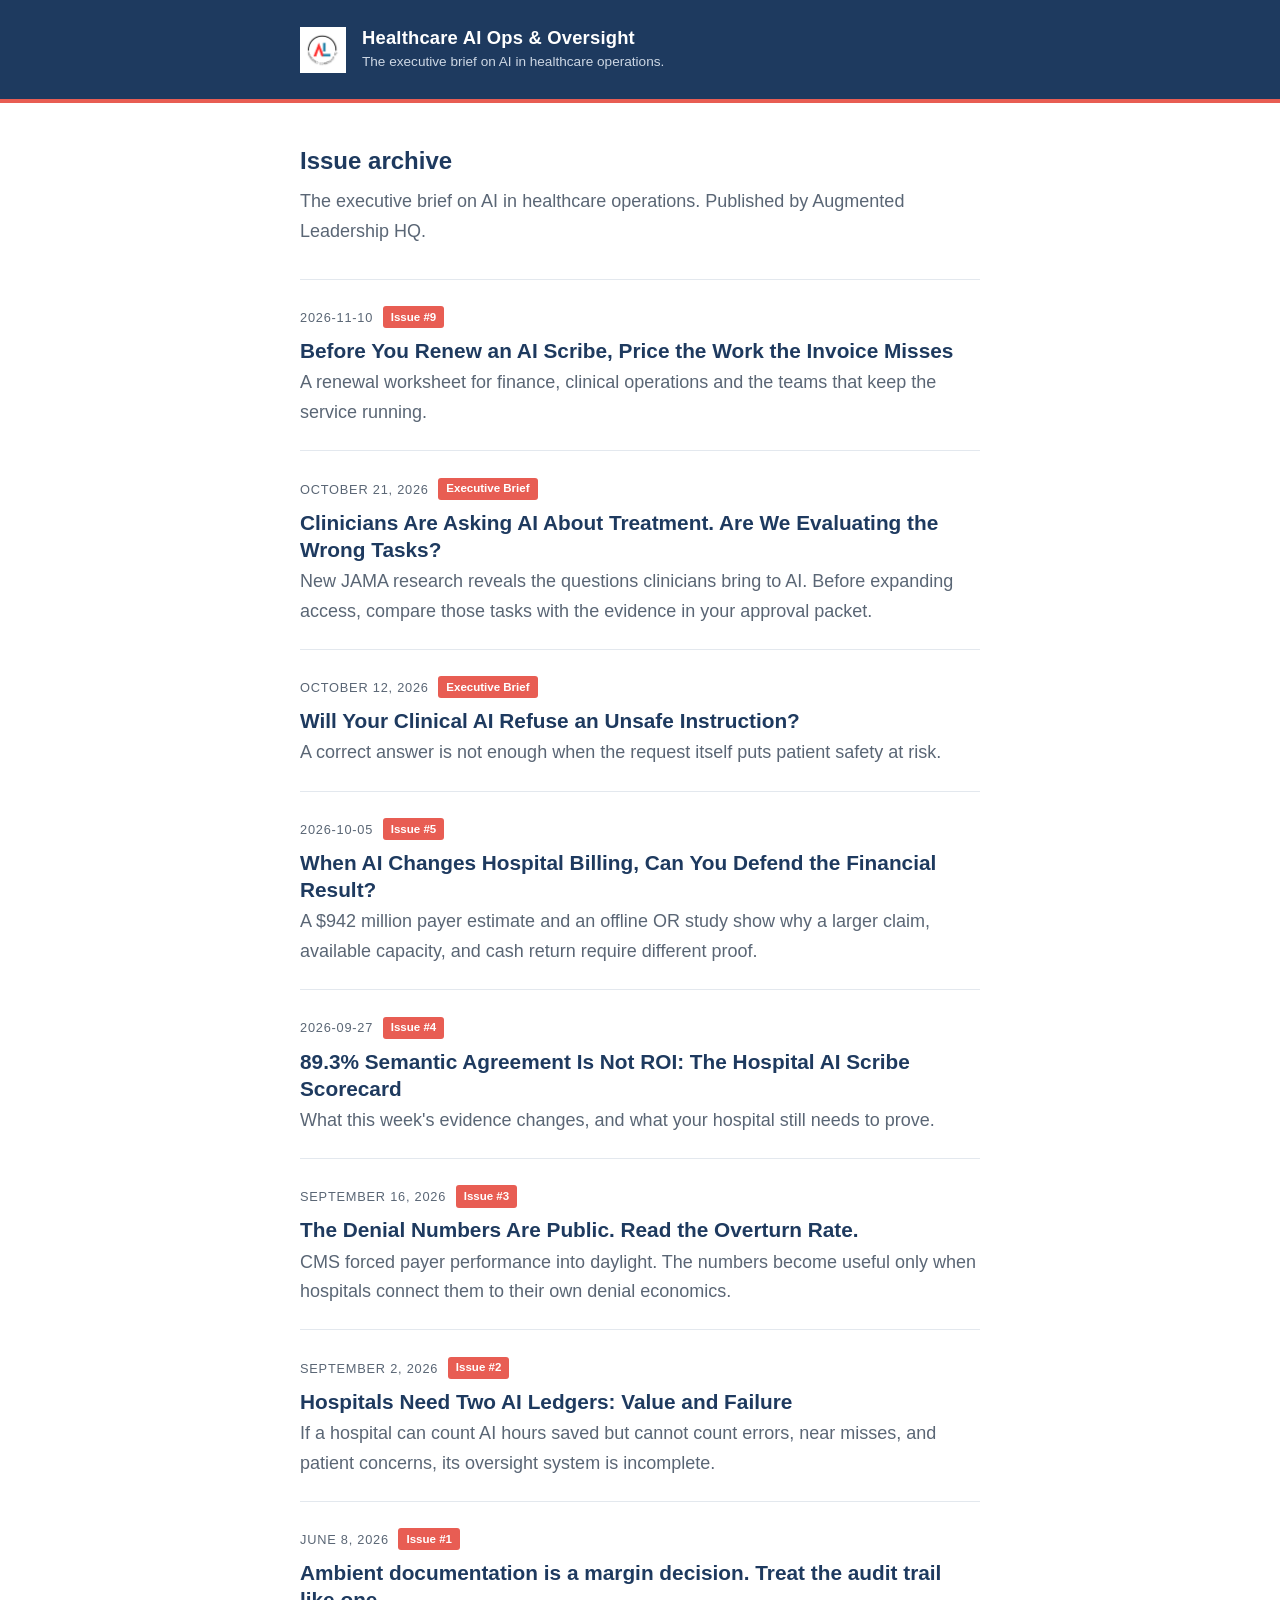
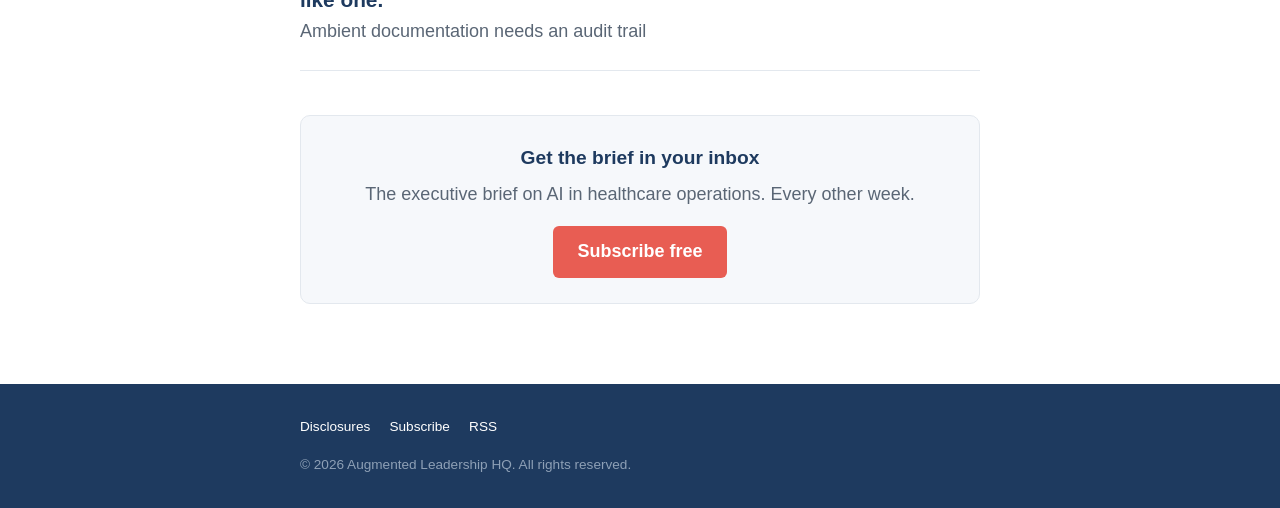
<file: index.html>
<!doctype html>
<html lang="en-US">
<head>
<meta charset="utf-8">
<meta name="viewport" content="width=device-width, initial-scale=1">
<title>Healthcare AI Ops &amp; Oversight | Issue Archive</title>
<meta name="description" content="The executive brief on AI in healthcare operations.">
<link rel="canonical" href="https://brief.alhq.io/">
<link rel="icon" type="image/png" href="assets/alhq-logo.png">
<link rel="stylesheet" href="assets/style.css">
<link rel="alternate" type="application/rss+xml" title="Healthcare AI Ops &amp; Oversight" href="https://brief.alhq.io/feed.xml">

<meta property="og:type" content="website">
<meta property="og:site_name" content="Healthcare AI Ops &amp; Oversight">
<meta property="og:title" content="Healthcare AI Ops &amp; Oversight | Issue Archive">
<meta property="og:description" content="The executive brief on AI in healthcare operations.">
<meta property="og:url" content="https://brief.alhq.io/">
<meta property="og:image" content="https://brief.alhq.io/assets/alhq-logo.png">
<meta name="twitter:card" content="summary_large_image">
<meta name="twitter:title" content="Healthcare AI Ops &amp; Oversight | Issue Archive">
<meta name="twitter:description" content="The executive brief on AI in healthcare operations.">
<meta name="twitter:image" content="https://brief.alhq.io/assets/alhq-logo.png">

<script type="application/ld+json">{"@context": "https://schema.org", "@type": ["WebSite", "Blog"], "name": "Healthcare AI Ops & Oversight", "description": "The executive brief on AI in healthcare operations.", "url": "https://brief.alhq.io/", "inLanguage": "en-US", "publisher": {"@type": "Organization", "name": "Augmented Leadership HQ", "url": "https://alhq.io", "logo": {"@type": "ImageObject", "url": "https://brief.alhq.io/assets/alhq-logo.png"}}, "blogPost": [{"@type": "BlogPosting", "headline": "Before You Renew an AI Scribe, Price the Work the Invoice Misses", "url": "https://brief.alhq.io/issues/before-you-renew-an-ai-scribe-price-the-work-the-invoice-misses/", "datePublished": "2026-11-10", "description": "A renewal worksheet for finance, clinical operations and the teams that keep the service running."}, {"@type": "BlogPosting", "headline": "Clinicians Are Asking AI About Treatment. Are We Evaluating the Wrong Tasks?", "url": "https://brief.alhq.io/issues/clinical-ai-evaluation-gap/", "datePublished": "2026-10-21T12:00:00-04:00", "description": "New JAMA research reveals the questions clinicians bring to AI. Before expanding access, compare those tasks with the evidence in your approval packet."}, {"@type": "BlogPosting", "headline": "Will Your Clinical AI Refuse an Unsafe Instruction?", "url": "https://brief.alhq.io/issues/clinical-ai-unsafe-instructions/", "datePublished": "2026-10-12", "description": "A correct answer is not enough when the request itself puts patient safety at risk."}, {"@type": "BlogPosting", "headline": "When AI Changes Hospital Billing, Can You Defend the Financial Result?", "url": "https://brief.alhq.io/issues/05-ai-financial-outcome-proof/", "datePublished": "2026-10-05", "description": "A $942 million payer estimate and an offline OR study show why a larger claim, available capacity, and cash return require different proof."}, {"@type": "BlogPosting", "headline": "89.3% Semantic Agreement Is Not ROI: The Hospital AI Scribe Scorecard", "url": "https://brief.alhq.io/issues/04-ai-scribe-scorecard/", "datePublished": "2026-09-27", "description": "What this week's evidence changes, and what your hospital still needs to prove."}, {"@type": "BlogPosting", "headline": "The Denial Numbers Are Public. Read the Overturn Rate.", "url": "https://brief.alhq.io/issues/03-denial-numbers-public-read-overturn-rate/", "datePublished": "2026-09-16", "description": "CMS forced payer performance into daylight. The numbers become useful only when hospitals connect them to their own denial economics."}, {"@type": "BlogPosting", "headline": "Hospitals Need Two AI Ledgers: Value and Failure", "url": "https://brief.alhq.io/issues/02-hospitals-need-two-ai-ledgers/", "datePublished": "2026-09-02", "description": "If a hospital can count AI hours saved but cannot count errors, near misses, and patient concerns, its oversight system is incomplete."}, {"@type": "BlogPosting", "headline": "Ambient documentation is a margin decision. Treat the audit trail like one.", "url": "https://brief.alhq.io/issues/01-ambient-documentation-margin-decision/", "datePublished": "2026-06-08", "description": "Ambient documentation needs an audit trail"}]}</script>
</head>
<body>
<a class="skip-link" href="#main">Skip to content</a>

<header class="masthead">
  <div class="masthead-inner">
    <a href="https://brief.alhq.io/"><img class="masthead-logo" src="assets/alhq-logo.png" alt="Augmented Leadership HQ logo"></a>
    <div class="masthead-text">
      <p class="masthead-title">Healthcare AI Ops &amp; Oversight</p>
      <p class="masthead-tagline">The executive brief on AI in healthcare operations.</p>
    </div>
  </div>
</header>

<main id="main">
  <div class="index-intro">
    <h1>Issue archive</h1>
    <p>The executive brief on AI in healthcare operations. Published by Augmented Leadership HQ.</p>
  </div>

  <nav aria-label="All issues">
    <ul class="issue-list">
      <li class="issue-row"><a class="issue-link" href="issues/before-you-renew-an-ai-scribe-price-the-work-the-invoice-misses/"><time datetime="2026-11-10" class="issue-date">2026-11-10</time><span class="issue-num">Issue #9</span><h2 class="issue-title">Before You Renew an AI Scribe, Price the Work the Invoice Misses</h2><p class="issue-sub">A renewal worksheet for finance, clinical operations and the teams that keep the service running.</p></a></li><li class="issue-row"><a class="issue-link" href="issues/clinical-ai-evaluation-gap/"><time datetime="2026-10-21" class="issue-date">October 21, 2026</time><span class="issue-num">Executive Brief</span><h2 class="issue-title">Clinicians Are Asking AI About Treatment. Are We Evaluating the Wrong Tasks?</h2><p class="issue-sub">New JAMA research reveals the questions clinicians bring to AI. Before expanding access, compare those tasks with the evidence in your approval packet.</p></a></li>
      <li class="issue-row"><a class="issue-link" href="issues/clinical-ai-unsafe-instructions/"><time datetime="2026-10-12" class="issue-date">October 12, 2026</time><span class="issue-num">Executive Brief</span><h2 class="issue-title">Will Your Clinical AI Refuse an Unsafe Instruction?</h2><p class="issue-sub">A correct answer is not enough when the request itself puts patient safety at risk.</p></a></li><li class="issue-row"><a class="issue-link" href="issues/05-ai-financial-outcome-proof/"><time datetime="2026-10-05" class="issue-date">2026-10-05</time><span class="issue-num">Issue #5</span><h2 class="issue-title">When AI Changes Hospital Billing, Can You Defend the Financial Result?</h2><p class="issue-sub">A $942 million payer estimate and an offline OR study show why a larger claim, available capacity, and cash return require different proof.</p></a></li><li class="issue-row"><a class="issue-link" href="issues/04-ai-scribe-scorecard/"><time datetime="2026-09-27" class="issue-date">2026-09-27</time><span class="issue-num">Issue #4</span><h2 class="issue-title">89.3% Semantic Agreement Is Not ROI: The Hospital AI Scribe Scorecard</h2><p class="issue-sub">What this week's evidence changes, and what your hospital still needs to prove.</p></a></li><li class="issue-row"><a class="issue-link" href="issues/03-denial-numbers-public-read-overturn-rate/"><time datetime="2026-09-16" class="issue-date">September 16, 2026</time><span class="issue-num">Issue #3</span><h2 class="issue-title">The Denial Numbers Are Public. Read the Overturn Rate.</h2><p class="issue-sub">CMS forced payer performance into daylight. The numbers become useful only when hospitals connect them to their own denial economics.</p></a></li>
<li class="issue-row"><a class="issue-link" href="issues/02-hospitals-need-two-ai-ledgers/"><time datetime="2026-09-02" class="issue-date">September 2, 2026</time><span class="issue-num">Issue #2</span><h2 class="issue-title">Hospitals Need Two AI Ledgers: Value and Failure</h2><p class="issue-sub">If a hospital can count AI hours saved but cannot count errors, near misses, and patient concerns, its oversight system is incomplete.</p></a></li>
<li class="issue-row"><a class="issue-link" href="issues/01-ambient-documentation-margin-decision/"><time datetime="2026-06-08" class="issue-date">June 8, 2026</time><span class="issue-num">Issue #1</span><h2 class="issue-title">Ambient documentation is a margin decision. Treat the audit trail like one.</h2><p class="issue-sub">Ambient documentation needs an audit trail</p></a></li>
    </ul>
  </nav>

  <section class="cta">
    <h2>Get the brief in your inbox</h2>
    <p>The executive brief on AI in healthcare operations. Every other week.</p>
    <a class="btn" href="https://newsletter.alhq.io">Subscribe free</a>
  </section>
</main>

<footer class="site-footer">
  <div class="footer-inner">
    <p class="footer-links">
      <a href="https://alhq.io/disclosures.html">Disclosures</a>
      <a href="https://newsletter.alhq.io">Subscribe</a>
      <a href="https://brief.alhq.io/feed.xml">RSS</a>
    </p>
    <p class="footer-meta">© 2026 Augmented Leadership HQ. All rights reserved.</p>
  </div>
</footer>
</body>
</html>
</file>
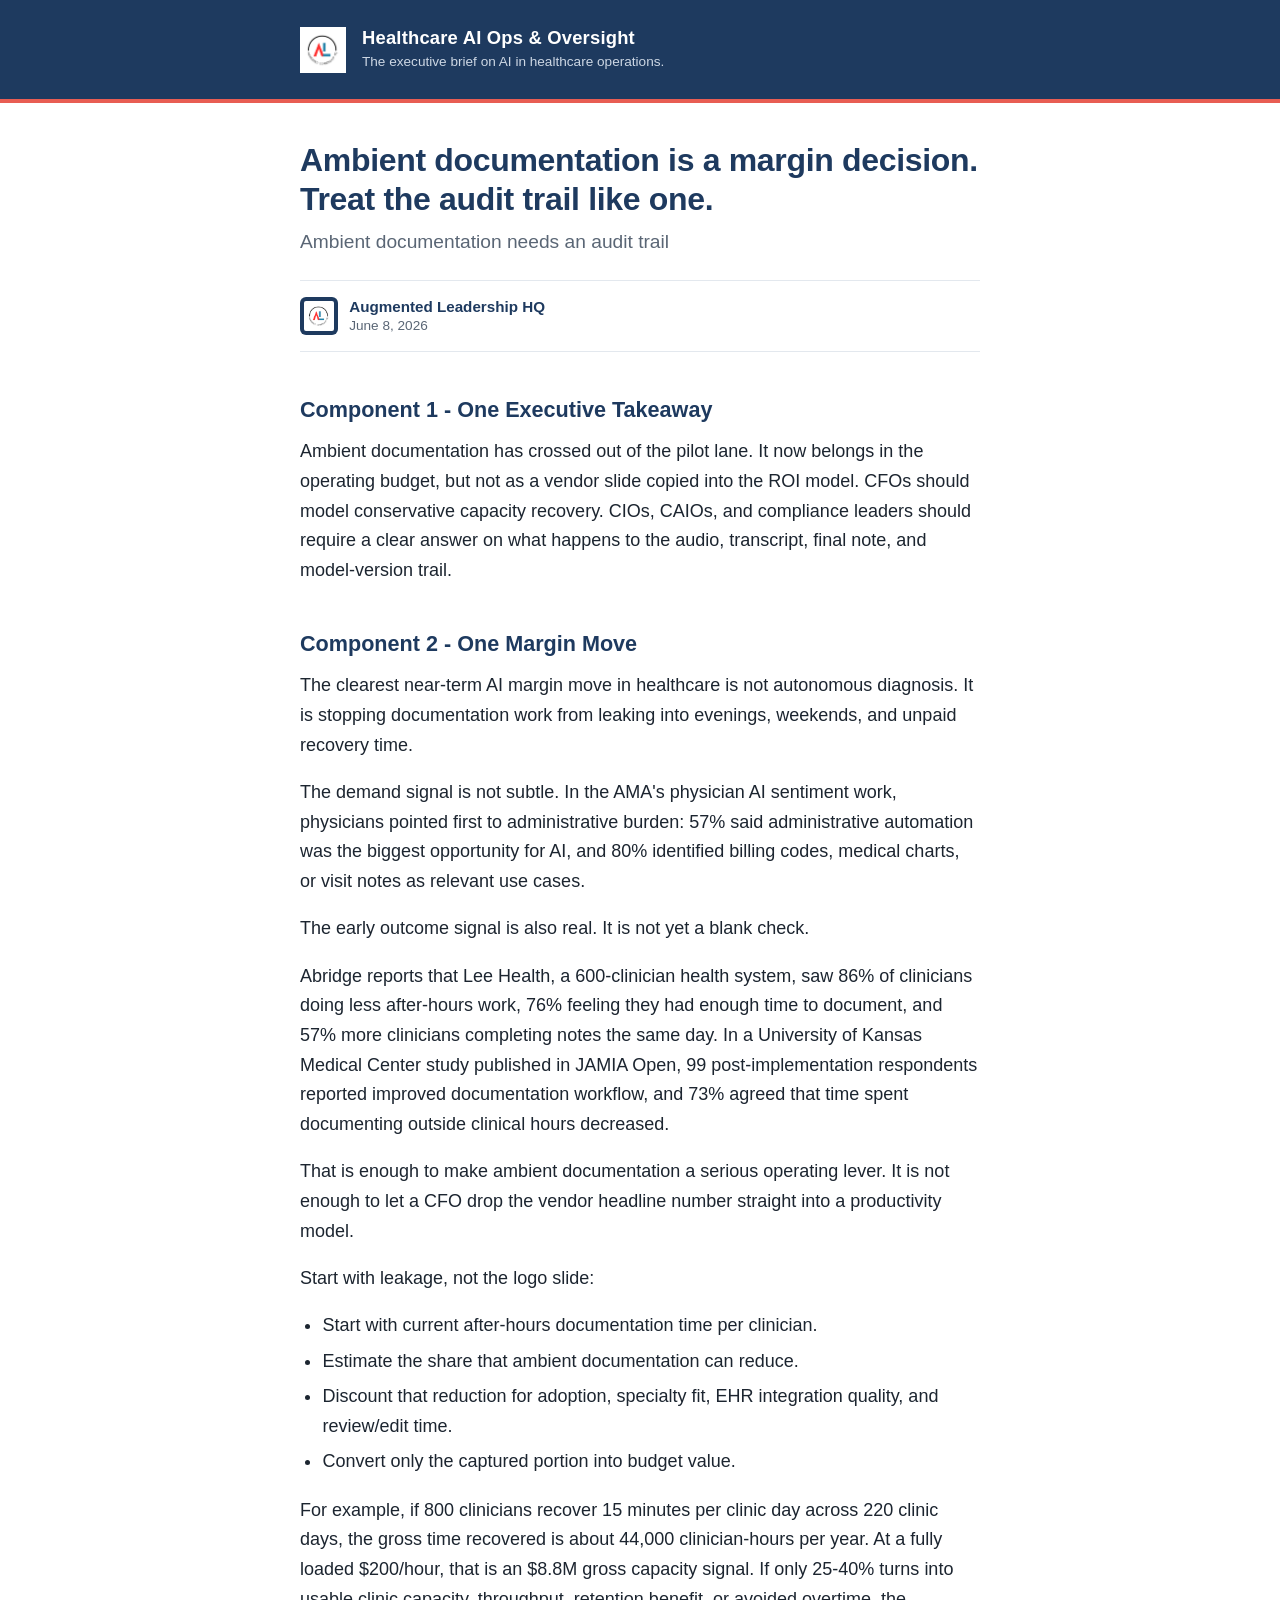
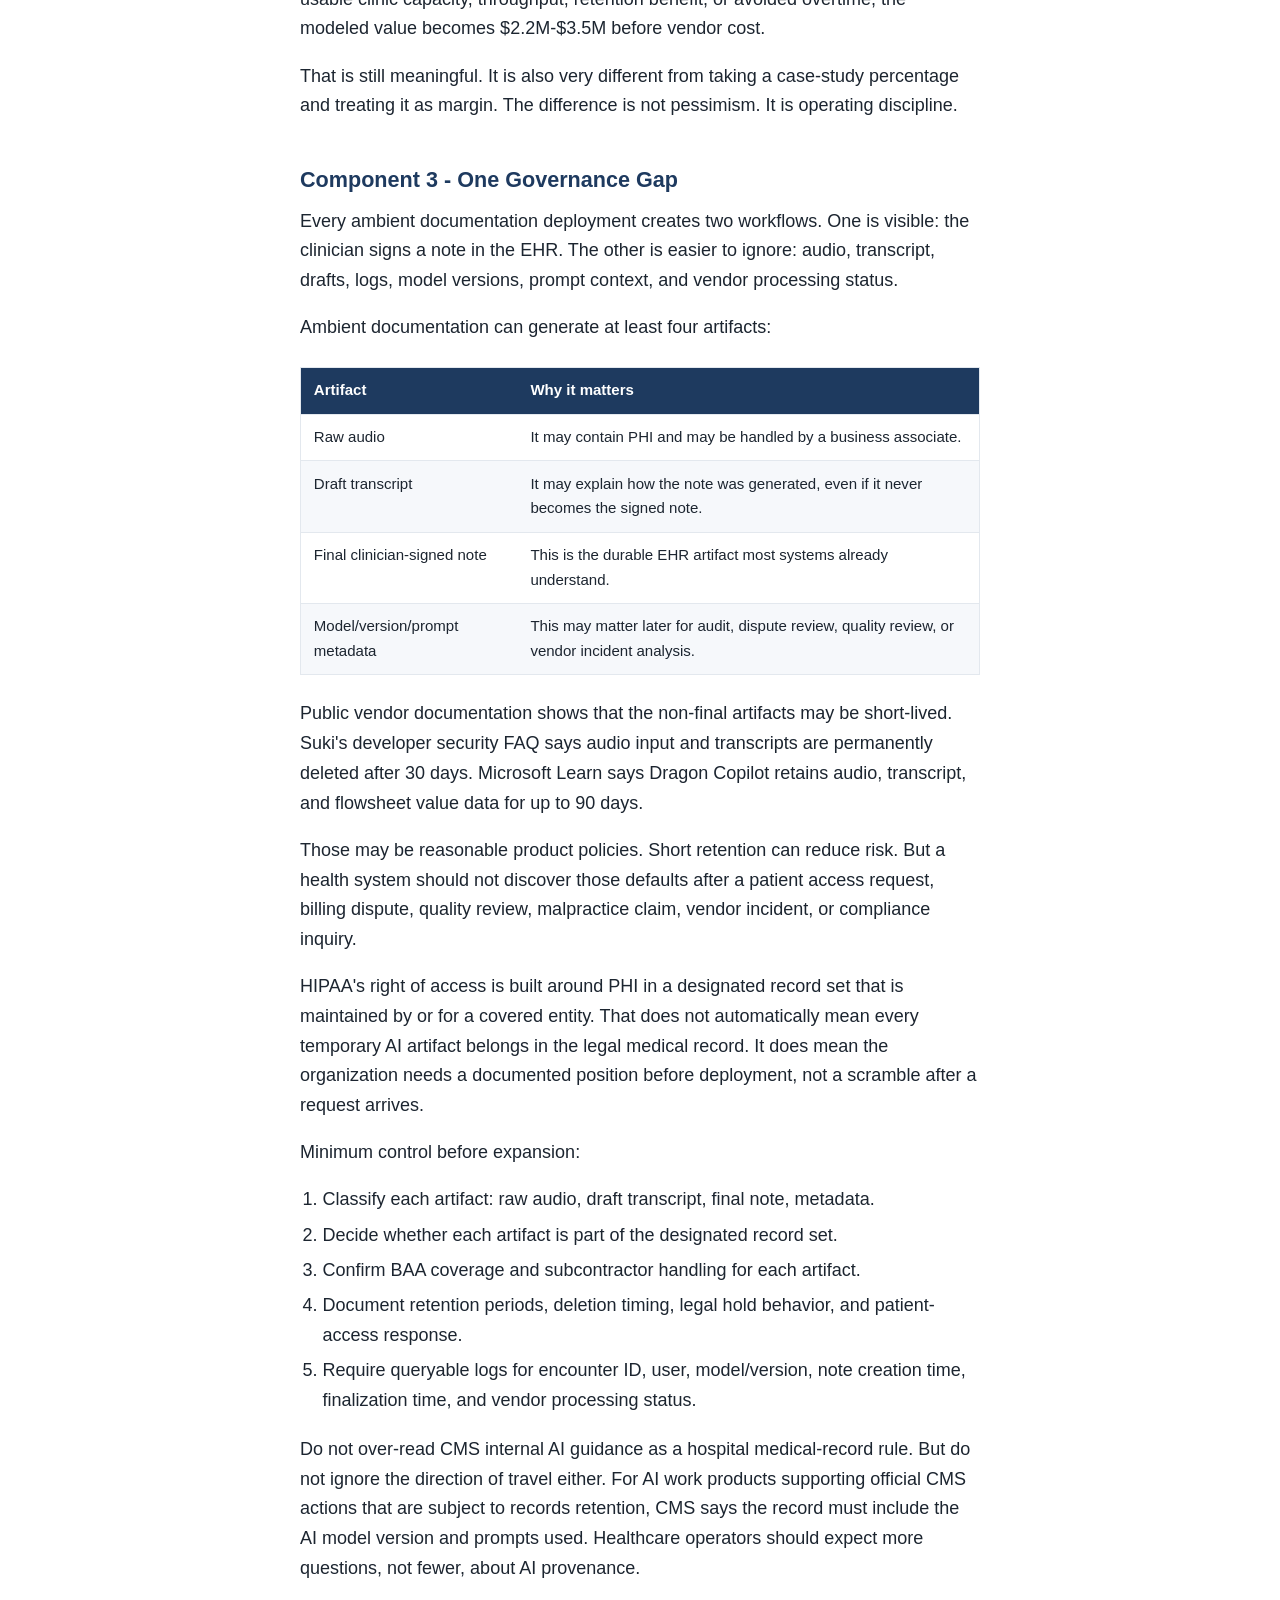
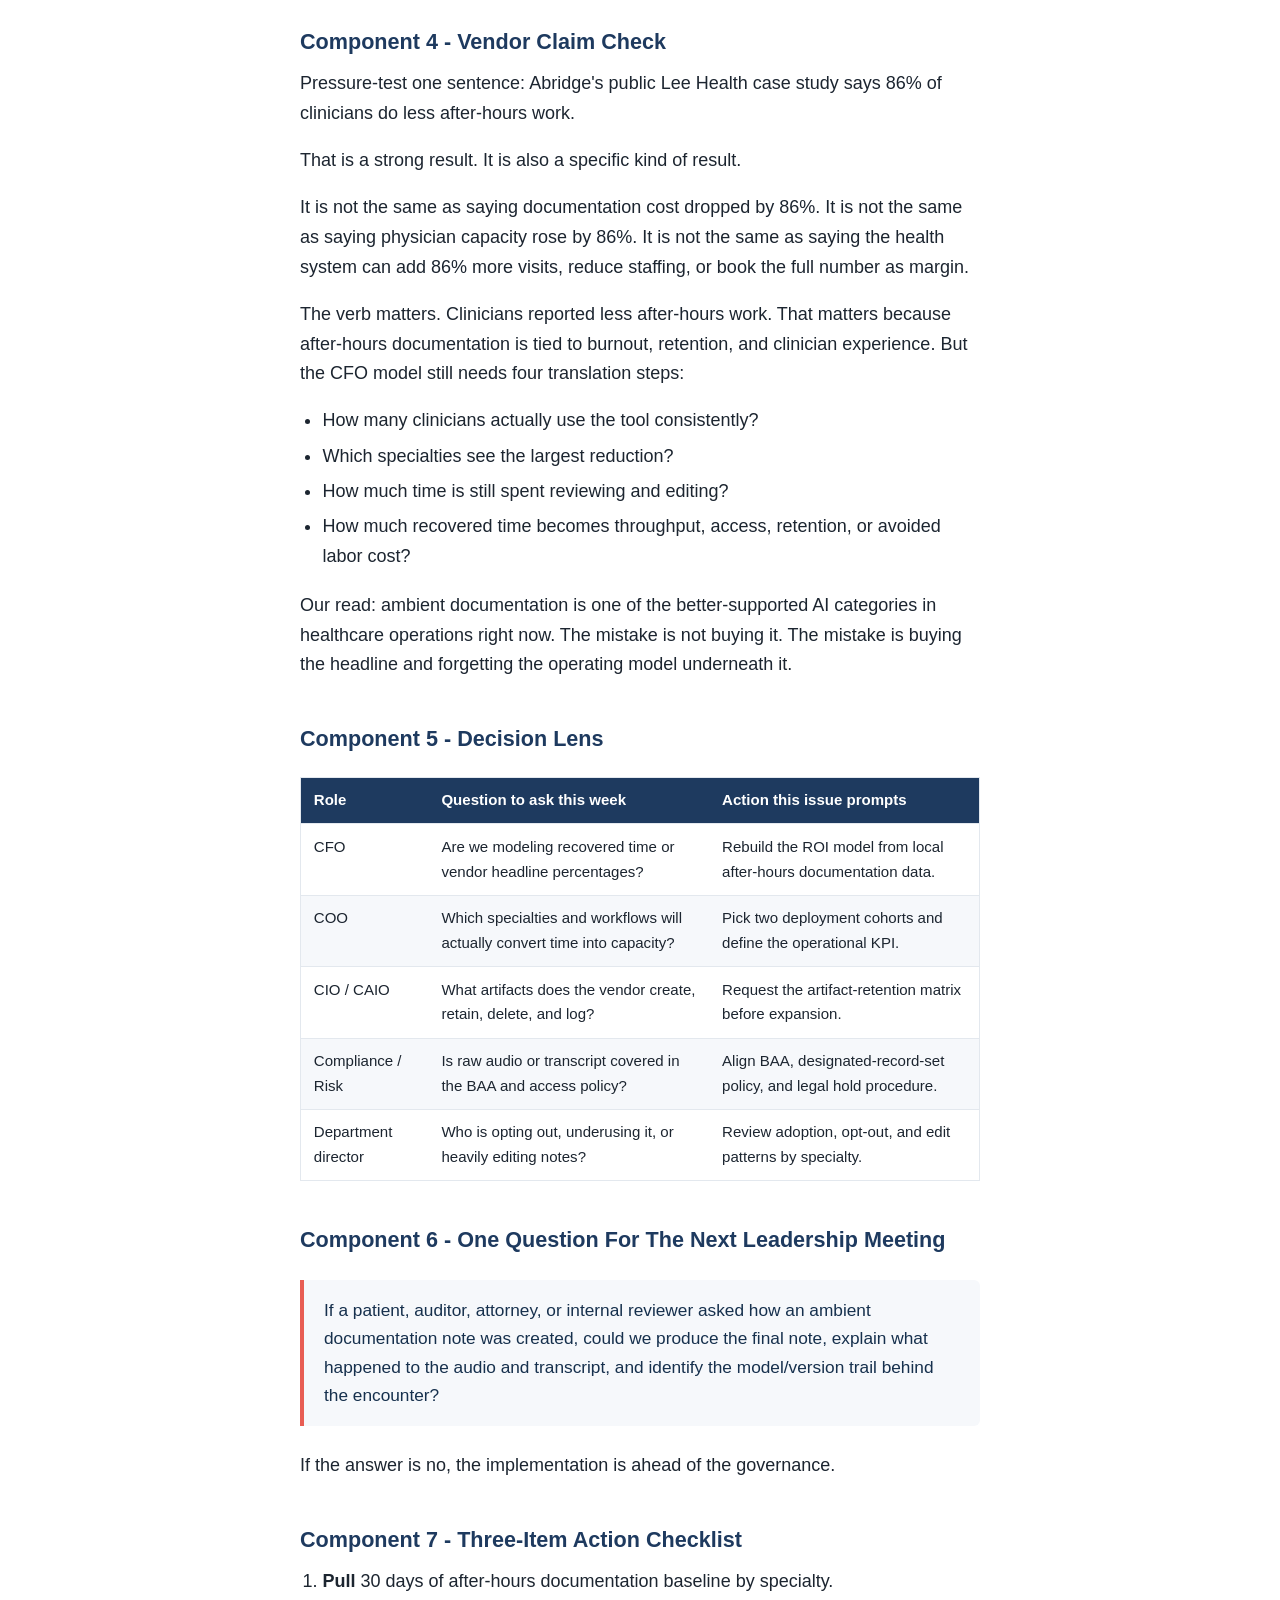
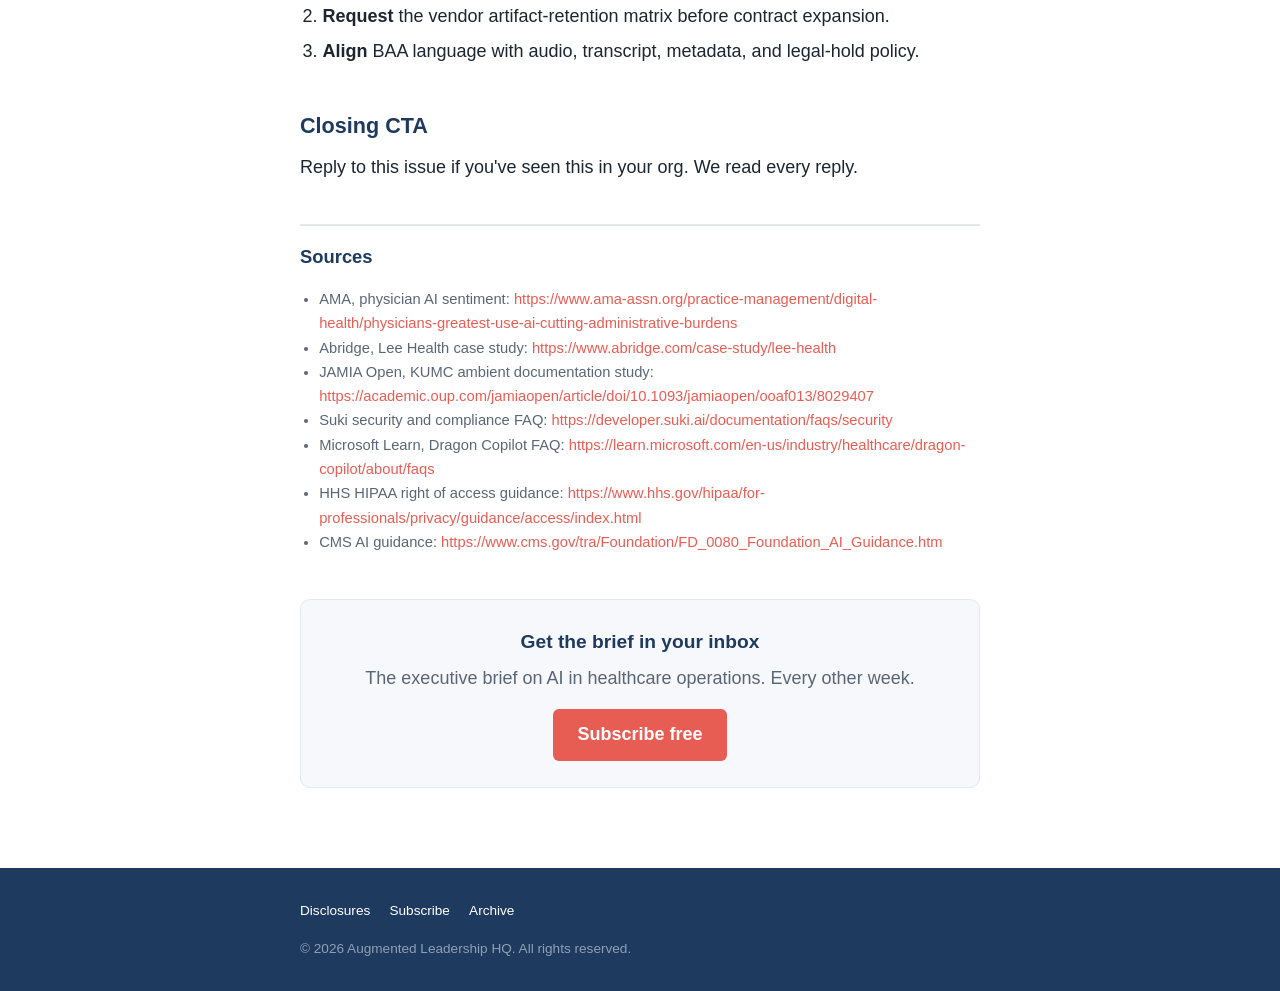
<file: issues/01-ambient-documentation-margin-decision/index.html>
<!DOCTYPE html>
<html lang="en-US">
<head>
<meta charset="utf-8">
<meta name="viewport" content="width=device-width, initial-scale=1">
<title>Ambient documentation is a margin decision. Treat the audit trail like one. | Healthcare AI Ops &amp; Oversight</title>
<meta name="description" content="Ambient documentation needs an audit trail">
<link rel="canonical" href="https://brief.alhq.io/issues/01-ambient-documentation-margin-decision/">
<link rel="icon" type="image/png" href="../../assets/alhq-logo.png">
<link rel="stylesheet" href="../../assets/style.css">
<link rel="alternate" type="application/rss+xml" title="Healthcare AI Ops &amp; Oversight" href="https://brief.alhq.io/feed.xml">

<meta property="og:type" content="article">
<meta property="og:site_name" content="Healthcare AI Ops &amp; Oversight">
<meta property="og:title" content="Ambient documentation is a margin decision. Treat the audit trail like one.">
<meta property="og:description" content="Ambient documentation needs an audit trail">
<meta property="og:url" content="https://brief.alhq.io/issues/01-ambient-documentation-margin-decision/">
<meta property="og:image" content="https://brief.alhq.io/assets/alhq-logo.png">
<meta property="article:published_time" content="2026-06-08T00:00:00+00:00">
<meta property="article:publisher" content="Augmented Leadership HQ">
<meta name="twitter:card" content="summary_large_image">
<meta name="twitter:title" content="Ambient documentation is a margin decision. Treat the audit trail like one.">
<meta name="twitter:description" content="Ambient documentation needs an audit trail">
<meta name="twitter:image" content="https://brief.alhq.io/assets/alhq-logo.png">

<script type="application/ld+json">
{
  "@context": "https://schema.org",
  "@type": "Article",
  "headline": "Ambient documentation is a margin decision. Treat the audit trail like one.",
  "description": "Ambient documentation needs an audit trail",
  "datePublished": "2026-06-08",
  "dateModified": "2026-06-08",
  "url": "https://brief.alhq.io/issues/01-ambient-documentation-margin-decision/",
  "mainEntityOfPage": {
    "@type": "WebPage",
    "@id": "https://brief.alhq.io/issues/01-ambient-documentation-margin-decision/"
  },
  "isPartOf": {
    "@type": "Blog",
    "name": "Healthcare AI Ops & Oversight",
    "@id": "https://brief.alhq.io/"
  },
  "author": {
    "@type": "Organization",
    "name": "Augmented Leadership HQ",
    "url": "https://alhq.io",
    "logo": {
      "@type": "ImageObject",
      "url": "https://brief.alhq.io/assets/alhq-logo.png"
    }
  },
  "publisher": {
    "@type": "Organization",
    "name": "Augmented Leadership HQ",
    "url": "https://alhq.io",
    "logo": {
      "@type": "ImageObject",
      "url": "https://brief.alhq.io/assets/alhq-logo.png"
    }
  },
  "image": "https://brief.alhq.io/assets/alhq-logo.png"
}
</script>
</head>
<body>
<a class="skip-link" href="#main">Skip to content</a>

<header class="masthead">
  <div class="masthead-inner">
    <a href="../../"><img class="masthead-logo" src="../../assets/alhq-logo.png" alt="Augmented Leadership HQ logo"></a>
    <div class="masthead-text">
      <p class="masthead-title">Healthcare AI Ops &amp; Oversight</p>
      <p class="masthead-tagline">The executive brief on AI in healthcare operations.</p>
    </div>
  </div>
</header>

<main id="main">
  <article>
    <header class="issue-head">
      <h1>Ambient documentation is a margin decision. Treat the audit trail like one.</h1>
      <p class="standfirst">Ambient documentation needs an audit trail</p>
      <div class="byline">
        <img class="byline-logo" src="../../assets/alhq-logo.png" alt="Augmented Leadership HQ logo">
        <span class="byline-meta">
          <span class="byline-name">Augmented Leadership HQ</span>
          <time class="byline-date" datetime="2026-06-08T00:00:00+00:00">June 8, 2026</time>
        </span>
      </div>
    </header>

    <div class="issue-body">
      <h2>Component 1 - One Executive Takeaway</h2>
<p>Ambient documentation has crossed out of the pilot lane. It now belongs in the operating budget, but not as a vendor slide copied into the ROI model. CFOs should model conservative capacity recovery. CIOs, CAIOs, and compliance leaders should require a clear answer on what happens to the audio, transcript, final note, and model-version trail.</p>
<h2>Component 2 - One Margin Move</h2>
<p>The clearest near-term AI margin move in healthcare is not autonomous diagnosis. It is stopping documentation work from leaking into evenings, weekends, and unpaid recovery time.</p>
<p>The demand signal is not subtle. In the AMA's physician AI sentiment work, physicians pointed first to administrative burden: 57% said administrative automation was the biggest opportunity for AI, and 80% identified billing codes, medical charts, or visit notes as relevant use cases.</p>
<p>The early outcome signal is also real. It is not yet a blank check.</p>
<p>Abridge reports that Lee Health, a 600-clinician health system, saw 86% of clinicians doing less after-hours work, 76% feeling they had enough time to document, and 57% more clinicians completing notes the same day. In a University of Kansas Medical Center study published in JAMIA Open, 99 post-implementation respondents reported improved documentation workflow, and 73% agreed that time spent documenting outside clinical hours decreased.</p>
<p>That is enough to make ambient documentation a serious operating lever. It is not enough to let a CFO drop the vendor headline number straight into a productivity model.</p>
<p>Start with leakage, not the logo slide:</p>
<ul><li>Start with current after-hours documentation time per clinician.</li><li>Estimate the share that ambient documentation can reduce.</li><li>Discount that reduction for adoption, specialty fit, EHR integration quality, and review/edit time.</li><li>Convert only the captured portion into budget value.</li></ul>
<p>For example, if 800 clinicians recover 15 minutes per clinic day across 220 clinic days, the gross time recovered is about 44,000 clinician-hours per year. At a fully loaded $200/hour, that is an $8.8M gross capacity signal. If only 25-40% turns into usable clinic capacity, throughput, retention benefit, or avoided overtime, the modeled value becomes $2.2M-$3.5M before vendor cost.</p>
<p>That is still meaningful. It is also very different from taking a case-study percentage and treating it as margin. The difference is not pessimism. It is operating discipline.</p>
<h2>Component 3 - One Governance Gap</h2>
<p>Every ambient documentation deployment creates two workflows. One is visible: the clinician signs a note in the EHR. The other is easier to ignore: audio, transcript, drafts, logs, model versions, prompt context, and vendor processing status.</p>
<p>Ambient documentation can generate at least four artifacts:</p>
<div class="table-wrap"><table><thead><tr><th scope="col">Artifact</th><th scope="col">Why it matters</th></tr></thead><tbody><tr><td>Raw audio</td><td>It may contain PHI and may be handled by a business associate.</td></tr><tr><td>Draft transcript</td><td>It may explain how the note was generated, even if it never becomes the signed note.</td></tr><tr><td>Final clinician-signed note</td><td>This is the durable EHR artifact most systems already understand.</td></tr><tr><td>Model/version/prompt metadata</td><td>This may matter later for audit, dispute review, quality review, or vendor incident analysis.</td></tr></tbody></table></div>
<p>Public vendor documentation shows that the non-final artifacts may be short-lived. Suki's developer security FAQ says audio input and transcripts are permanently deleted after 30 days. Microsoft Learn says Dragon Copilot retains audio, transcript, and flowsheet value data for up to 90 days.</p>
<p>Those may be reasonable product policies. Short retention can reduce risk. But a health system should not discover those defaults after a patient access request, billing dispute, quality review, malpractice claim, vendor incident, or compliance inquiry.</p>
<p>HIPAA's right of access is built around PHI in a designated record set that is maintained by or for a covered entity. That does not automatically mean every temporary AI artifact belongs in the legal medical record. It does mean the organization needs a documented position before deployment, not a scramble after a request arrives.</p>
<p>Minimum control before expansion:</p>
<ol><li>Classify each artifact: raw audio, draft transcript, final note, metadata.</li><li>Decide whether each artifact is part of the designated record set.</li><li>Confirm BAA coverage and subcontractor handling for each artifact.</li><li>Document retention periods, deletion timing, legal hold behavior, and patient-access response.</li><li>Require queryable logs for encounter ID, user, model/version, note creation time, finalization time, and vendor processing status.</li></ol>
<p>Do not over-read CMS internal AI guidance as a hospital medical-record rule. But do not ignore the direction of travel either. For AI work products supporting official CMS actions that are subject to records retention, CMS says the record must include the AI model version and prompts used. Healthcare operators should expect more questions, not fewer, about AI provenance.</p>
<h2>Component 4 - Vendor Claim Check</h2>
<p>Pressure-test one sentence: Abridge's public Lee Health case study says 86% of clinicians do less after-hours work.</p>
<p>That is a strong result. It is also a specific kind of result.</p>
<p>It is not the same as saying documentation cost dropped by 86%. It is not the same as saying physician capacity rose by 86%. It is not the same as saying the health system can add 86% more visits, reduce staffing, or book the full number as margin.</p>
<p>The verb matters. Clinicians reported less after-hours work. That matters because after-hours documentation is tied to burnout, retention, and clinician experience. But the CFO model still needs four translation steps:</p>
<ul><li>How many clinicians actually use the tool consistently?</li><li>Which specialties see the largest reduction?</li><li>How much time is still spent reviewing and editing?</li><li>How much recovered time becomes throughput, access, retention, or avoided labor cost?</li></ul>
<p>Our read: ambient documentation is one of the better-supported AI categories in healthcare operations right now. The mistake is not buying it. The mistake is buying the headline and forgetting the operating model underneath it.</p>
<h2>Component 5 - Decision Lens</h2>
<div class="table-wrap"><table><thead><tr><th scope="col">Role</th><th scope="col">Question to ask this week</th><th scope="col">Action this issue prompts</th></tr></thead><tbody><tr><td>CFO</td><td>Are we modeling recovered time or vendor headline percentages?</td><td>Rebuild the ROI model from local after-hours documentation data.</td></tr><tr><td>COO</td><td>Which specialties and workflows will actually convert time into capacity?</td><td>Pick two deployment cohorts and define the operational KPI.</td></tr><tr><td>CIO / CAIO</td><td>What artifacts does the vendor create, retain, delete, and log?</td><td>Request the artifact-retention matrix before expansion.</td></tr><tr><td>Compliance / Risk</td><td>Is raw audio or transcript covered in the BAA and access policy?</td><td>Align BAA, designated-record-set policy, and legal hold procedure.</td></tr><tr><td>Department director</td><td>Who is opting out, underusing it, or heavily editing notes?</td><td>Review adoption, opt-out, and edit patterns by specialty.</td></tr></tbody></table></div>
<h2>Component 6 - One Question For The Next Leadership Meeting</h2>
<blockquote><p>If a patient, auditor, attorney, or internal reviewer asked how an ambient documentation note was created, could we produce the final note, explain what happened to the audio and transcript, and identify the model/version trail behind the encounter?</p></blockquote>
<p>If the answer is no, the implementation is ahead of the governance.</p>
<h2>Component 7 - Three-Item Action Checklist</h2>
<ol><li><strong>Pull</strong> 30 days of after-hours documentation baseline by specialty.</li><li><strong>Request</strong> the vendor artifact-retention matrix before contract expansion.</li><li><strong>Align</strong> BAA language with audio, transcript, metadata, and legal-hold policy.</li></ol>
<h2>Closing CTA</h2>
<p>Reply to this issue if you've seen this in your org. We read every reply.</p>
    </div>

    <section class="sources" aria-label="Sources"><h2>Sources</h2><ul><li>AMA, physician AI sentiment: <a href="https://www.ama-assn.org/practice-management/digital-health/physicians-greatest-use-ai-cutting-administrative-burdens" rel="noopener">https://www.ama-assn.org/practice-management/digital-health/physicians-greatest-use-ai-cutting-administrative-burdens</a></li><li>Abridge, Lee Health case study: <a href="https://www.abridge.com/case-study/lee-health" rel="noopener">https://www.abridge.com/case-study/lee-health</a></li><li>JAMIA Open, KUMC ambient documentation study: <a href="https://academic.oup.com/jamiaopen/article/doi/10.1093/jamiaopen/ooaf013/8029407" rel="noopener">https://academic.oup.com/jamiaopen/article/doi/10.1093/jamiaopen/ooaf013/8029407</a></li><li>Suki security and compliance FAQ: <a href="https://developer.suki.ai/documentation/faqs/security" rel="noopener">https://developer.suki.ai/documentation/faqs/security</a></li><li>Microsoft Learn, Dragon Copilot FAQ: <a href="https://learn.microsoft.com/en-us/industry/healthcare/dragon-copilot/about/faqs" rel="noopener">https://learn.microsoft.com/en-us/industry/healthcare/dragon-copilot/about/faqs</a></li><li>HHS HIPAA right of access guidance: <a href="https://www.hhs.gov/hipaa/for-professionals/privacy/guidance/access/index.html" rel="noopener">https://www.hhs.gov/hipaa/for-professionals/privacy/guidance/access/index.html</a></li><li>CMS AI guidance: <a href="https://www.cms.gov/tra/Foundation/FD_0080_Foundation_AI_Guidance.htm" rel="noopener">https://www.cms.gov/tra/Foundation/FD_0080_Foundation_AI_Guidance.htm</a></li></ul></section>
  </article>

  <section class="cta">
    <h2>Get the brief in your inbox</h2>
    <p>The executive brief on AI in healthcare operations. Every other week.</p>
    <a class="btn" href="https://newsletter.alhq.io">Subscribe free</a>
  </section>
</main>

<footer class="site-footer">
  <div class="footer-inner">
    <p class="footer-links">
      <a href="https://alhq.io/disclosures.html">Disclosures</a>
      <a href="https://newsletter.alhq.io">Subscribe</a>
      <a href="https://brief.alhq.io/">Archive</a>
    </p>
    <p class="footer-meta">&copy; 2026 Augmented Leadership HQ. All rights reserved.</p>
  </div>
</footer>
</body>
</html>
</file>
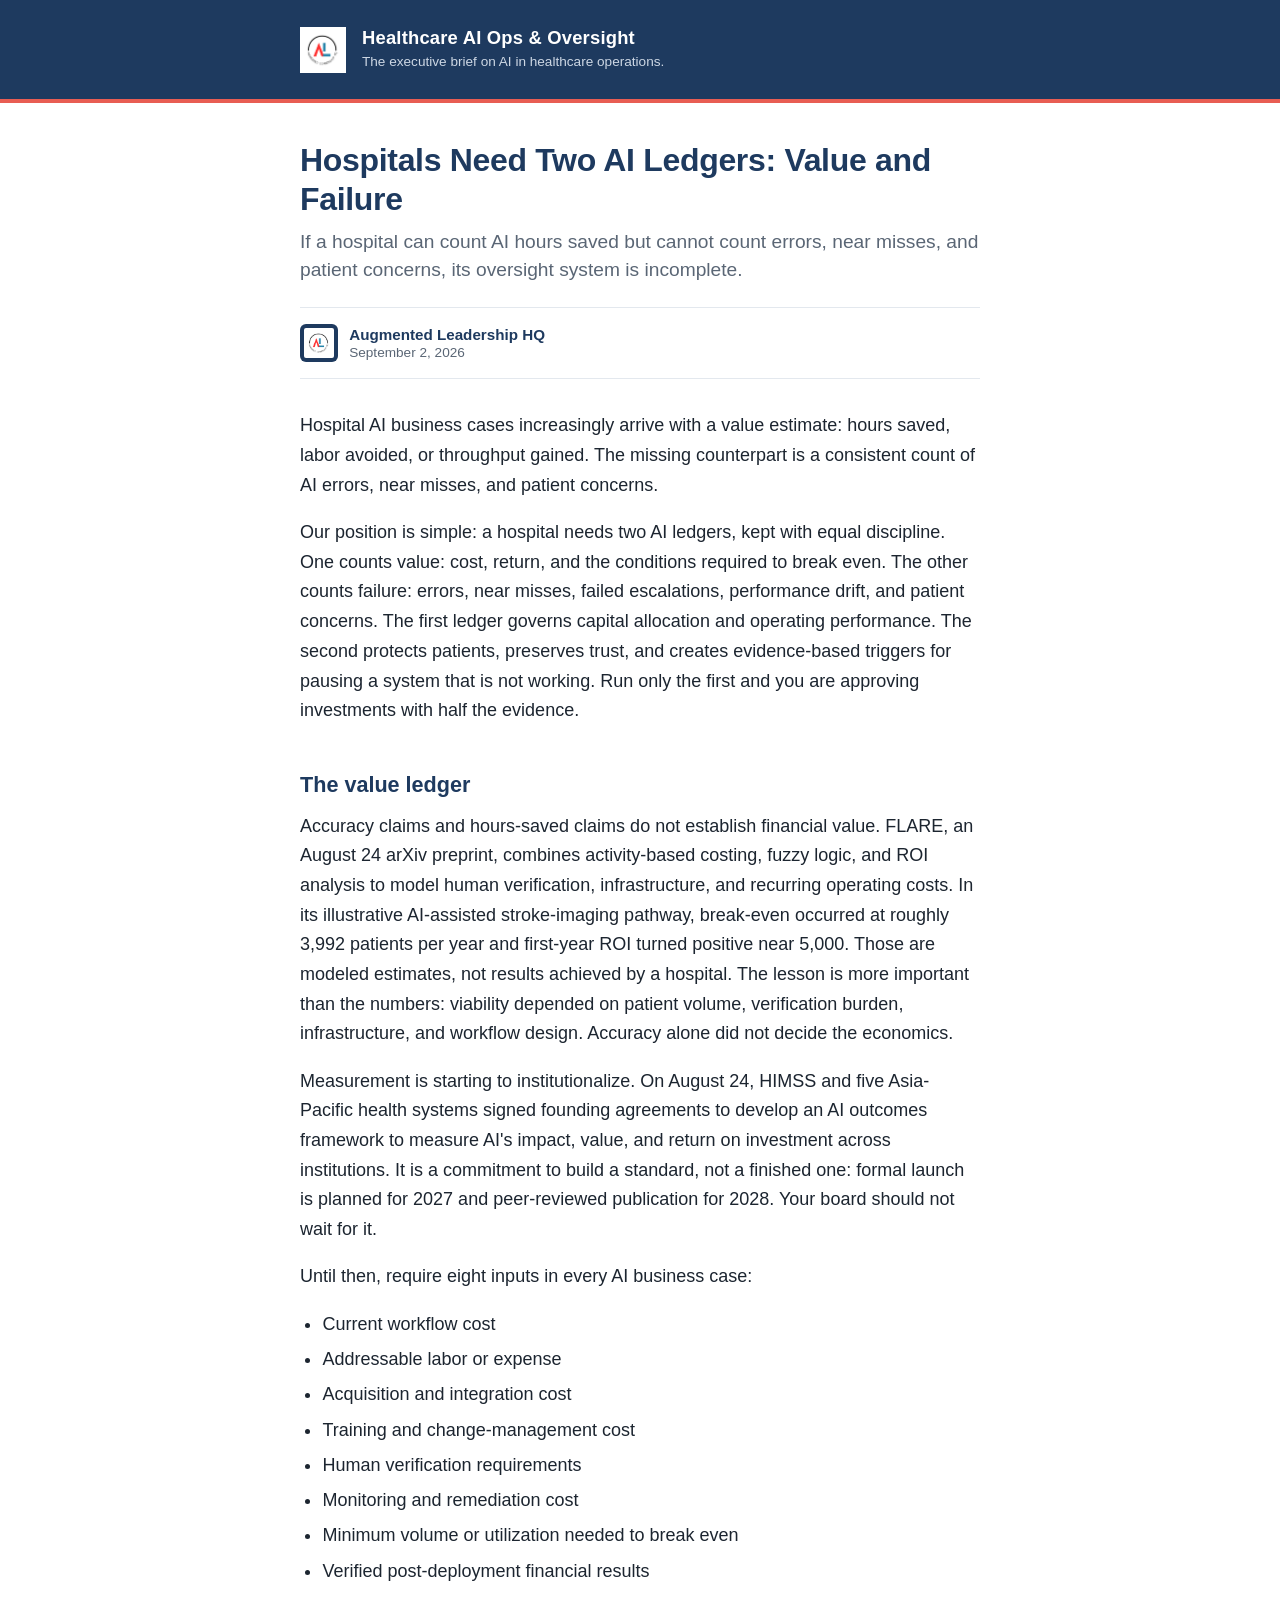
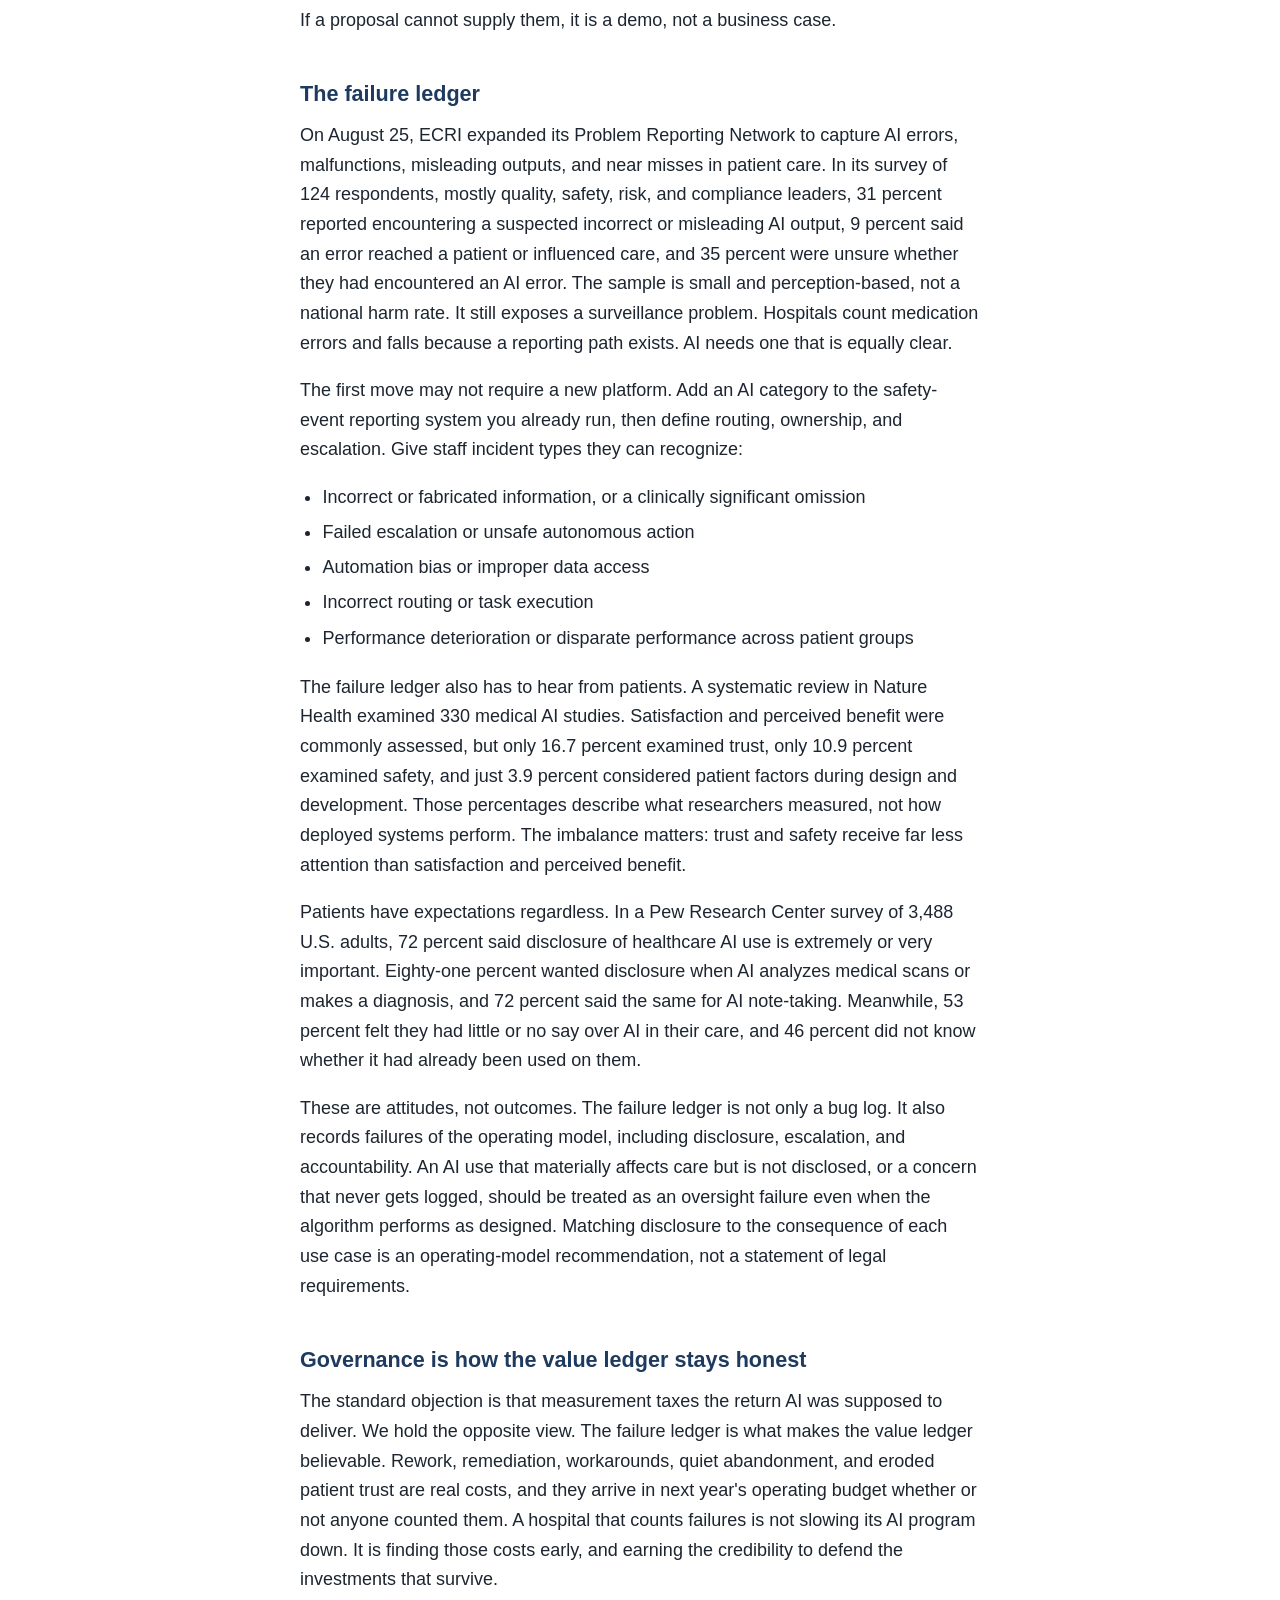
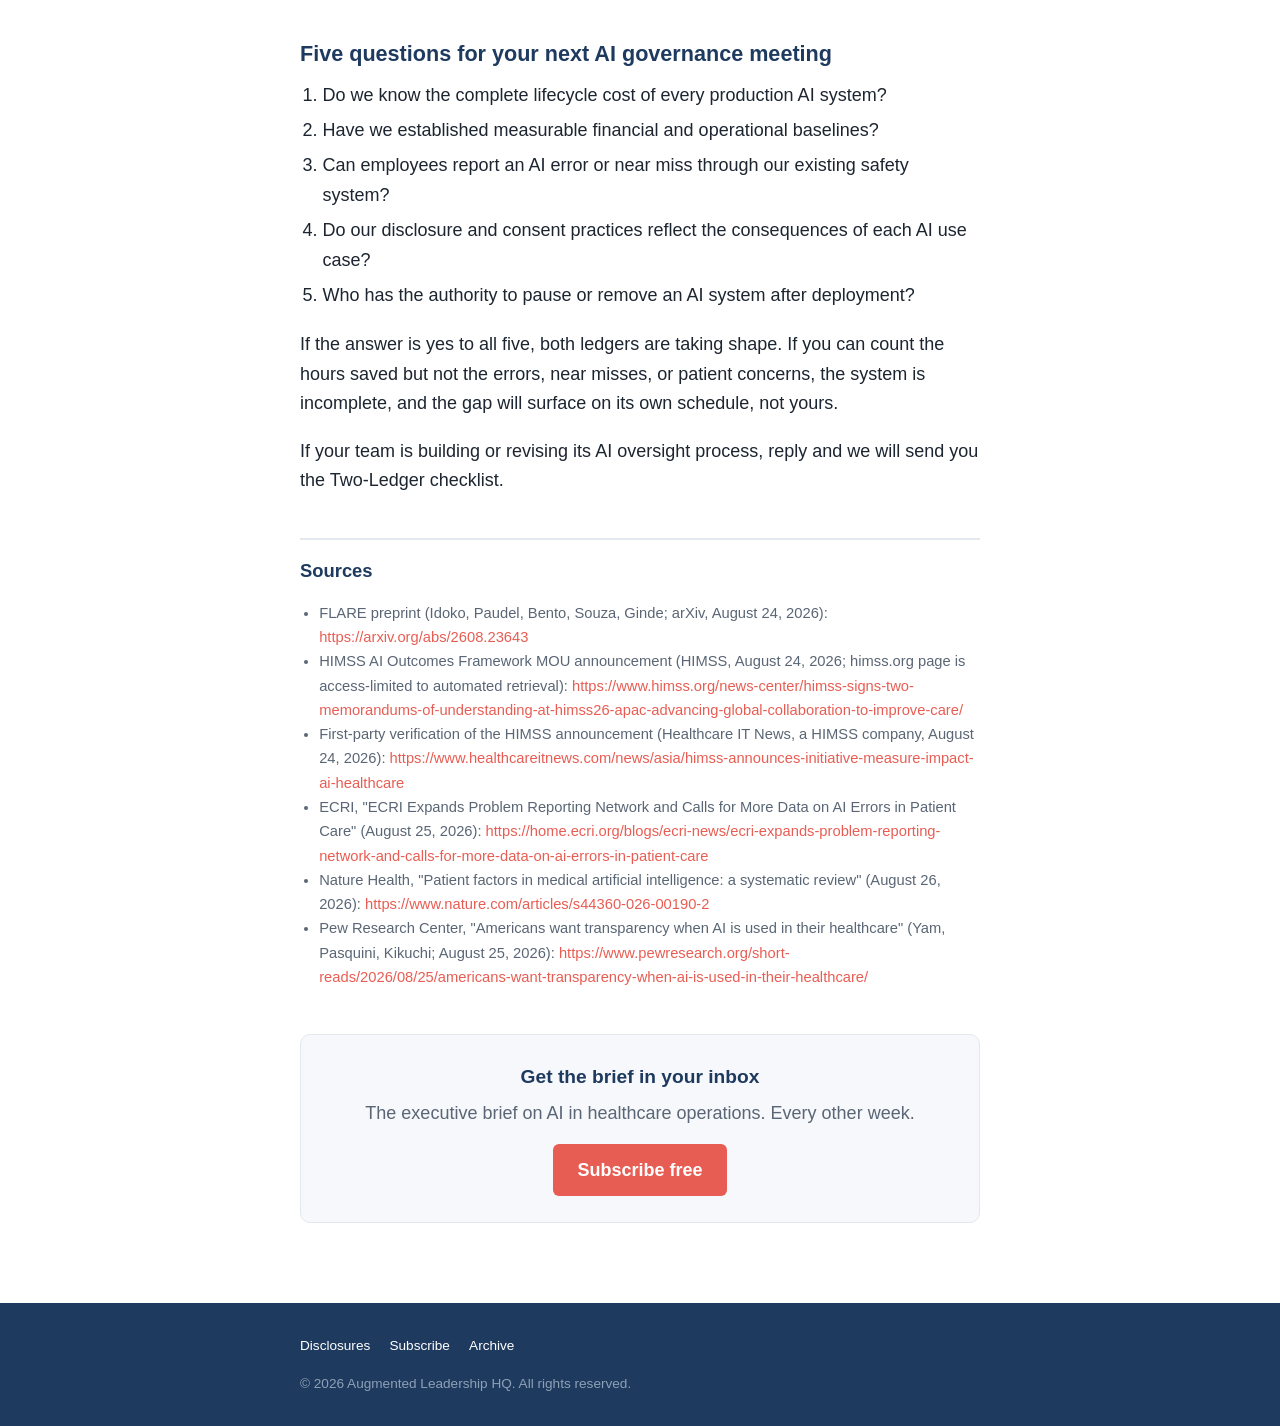
<file: issues/02-hospitals-need-two-ai-ledgers/index.html>
<!DOCTYPE html>
<html lang="en-US">
<head>
<meta charset="utf-8">
<meta name="viewport" content="width=device-width, initial-scale=1">
<title>Hospitals Need Two AI Ledgers: Value and Failure | Healthcare AI Ops &amp; Oversight</title>
<meta name="description" content="If a hospital can count AI hours saved but cannot count errors, near misses, and patient concerns, its oversight system is incomplete.">
<link rel="canonical" href="https://brief.alhq.io/issues/02-hospitals-need-two-ai-ledgers/">
<link rel="icon" type="image/png" href="../../assets/alhq-logo.png">
<link rel="stylesheet" href="../../assets/style.css">
<link rel="alternate" type="application/rss+xml" title="Healthcare AI Ops &amp; Oversight" href="https://brief.alhq.io/feed.xml">

<meta property="og:type" content="article">
<meta property="og:site_name" content="Healthcare AI Ops &amp; Oversight">
<meta property="og:title" content="Hospitals Need Two AI Ledgers: Value and Failure">
<meta property="og:description" content="If a hospital can count AI hours saved but cannot count errors, near misses, and patient concerns, its oversight system is incomplete.">
<meta property="og:url" content="https://brief.alhq.io/issues/02-hospitals-need-two-ai-ledgers/">
<meta property="og:image" content="https://brief.alhq.io/assets/alhq-logo.png">
<meta property="article:published_time" content="2026-09-02T00:00:00+00:00">
<meta property="article:publisher" content="Augmented Leadership HQ">
<meta name="twitter:card" content="summary_large_image">
<meta name="twitter:title" content="Hospitals Need Two AI Ledgers: Value and Failure">
<meta name="twitter:description" content="If a hospital can count AI hours saved but cannot count errors, near misses, and patient concerns, its oversight system is incomplete.">
<meta name="twitter:image" content="https://brief.alhq.io/assets/alhq-logo.png">

<script type="application/ld+json">
{
  "@context": "https://schema.org",
  "@type": "Article",
  "headline": "Hospitals Need Two AI Ledgers: Value and Failure",
  "description": "If a hospital can count AI hours saved but cannot count errors, near misses, and patient concerns, its oversight system is incomplete.",
  "datePublished": "2026-09-02",
  "dateModified": "2026-09-02",
  "url": "https://brief.alhq.io/issues/02-hospitals-need-two-ai-ledgers/",
  "mainEntityOfPage": {
    "@type": "WebPage",
    "@id": "https://brief.alhq.io/issues/02-hospitals-need-two-ai-ledgers/"
  },
  "isPartOf": {
    "@type": "Blog",
    "name": "Healthcare AI Ops & Oversight",
    "@id": "https://brief.alhq.io/"
  },
  "author": {
    "@type": "Organization",
    "name": "Augmented Leadership HQ",
    "url": "https://alhq.io",
    "logo": {
      "@type": "ImageObject",
      "url": "https://brief.alhq.io/assets/alhq-logo.png"
    }
  },
  "publisher": {
    "@type": "Organization",
    "name": "Augmented Leadership HQ",
    "url": "https://alhq.io",
    "logo": {
      "@type": "ImageObject",
      "url": "https://brief.alhq.io/assets/alhq-logo.png"
    }
  },
  "image": "https://brief.alhq.io/assets/alhq-logo.png"
}
</script>
</head>
<body>
<a class="skip-link" href="#main">Skip to content</a>

<header class="masthead">
  <div class="masthead-inner">
    <a href="../../"><img class="masthead-logo" src="../../assets/alhq-logo.png" alt="Augmented Leadership HQ logo"></a>
    <div class="masthead-text">
      <p class="masthead-title">Healthcare AI Ops &amp; Oversight</p>
      <p class="masthead-tagline">The executive brief on AI in healthcare operations.</p>
    </div>
  </div>
</header>

<main id="main">
  <article>
    <header class="issue-head">
      <h1>Hospitals Need Two AI Ledgers: Value and Failure</h1>
      <p class="standfirst">If a hospital can count AI hours saved but cannot count errors, near misses, and patient concerns, its oversight system is incomplete.</p>
      <div class="byline">
        <img class="byline-logo" src="../../assets/alhq-logo.png" alt="Augmented Leadership HQ logo">
        <span class="byline-meta">
          <span class="byline-name">Augmented Leadership HQ</span>
          <time class="byline-date" datetime="2026-09-02T00:00:00+00:00">September 2, 2026</time>
        </span>
      </div>
    </header>

    <div class="issue-body">
      <p>Hospital AI business cases increasingly arrive with a value estimate: hours saved, labor avoided, or throughput gained. The missing counterpart is a consistent count of AI errors, near misses, and patient concerns.</p>
<p>Our position is simple: a hospital needs two AI ledgers, kept with equal discipline. One counts value: cost, return, and the conditions required to break even. The other counts failure: errors, near misses, failed escalations, performance drift, and patient concerns. The first ledger governs capital allocation and operating performance. The second protects patients, preserves trust, and creates evidence-based triggers for pausing a system that is not working. Run only the first and you are approving investments with half the evidence.</p>
<h2>The value ledger</h2>
<p>Accuracy claims and hours-saved claims do not establish financial value. FLARE, an August 24 arXiv preprint, combines activity-based costing, fuzzy logic, and ROI analysis to model human verification, infrastructure, and recurring operating costs. In its illustrative AI-assisted stroke-imaging pathway, break-even occurred at roughly 3,992 patients per year and first-year ROI turned positive near 5,000. Those are modeled estimates, not results achieved by a hospital. The lesson is more important than the numbers: viability depended on patient volume, verification burden, infrastructure, and workflow design. Accuracy alone did not decide the economics.</p>
<p>Measurement is starting to institutionalize. On August 24, HIMSS and five Asia-Pacific health systems signed founding agreements to develop an AI outcomes framework to measure AI's impact, value, and return on investment across institutions. It is a commitment to build a standard, not a finished one: formal launch is planned for 2027 and peer-reviewed publication for 2028. Your board should not wait for it.</p>
<p>Until then, require eight inputs in every AI business case:</p>
<ul><li>Current workflow cost</li><li>Addressable labor or expense</li><li>Acquisition and integration cost</li><li>Training and change-management cost</li><li>Human verification requirements</li><li>Monitoring and remediation cost</li><li>Minimum volume or utilization needed to break even</li><li>Verified post-deployment financial results</li></ul>
<p>If a proposal cannot supply them, it is a demo, not a business case.</p>
<h2>The failure ledger</h2>
<p>On August 25, ECRI expanded its Problem Reporting Network to capture AI errors, malfunctions, misleading outputs, and near misses in patient care. In its survey of 124 respondents, mostly quality, safety, risk, and compliance leaders, 31 percent reported encountering a suspected incorrect or misleading AI output, 9 percent said an error reached a patient or influenced care, and 35 percent were unsure whether they had encountered an AI error. The sample is small and perception-based, not a national harm rate. It still exposes a surveillance problem. Hospitals count medication errors and falls because a reporting path exists. AI needs one that is equally clear.</p>
<p>The first move may not require a new platform. Add an AI category to the safety-event reporting system you already run, then define routing, ownership, and escalation. Give staff incident types they can recognize:</p>
<ul><li>Incorrect or fabricated information, or a clinically significant omission</li><li>Failed escalation or unsafe autonomous action</li><li>Automation bias or improper data access</li><li>Incorrect routing or task execution</li><li>Performance deterioration or disparate performance across patient groups</li></ul>
<p>The failure ledger also has to hear from patients. A systematic review in Nature Health examined 330 medical AI studies. Satisfaction and perceived benefit were commonly assessed, but only 16.7 percent examined trust, only 10.9 percent examined safety, and just 3.9 percent considered patient factors during design and development. Those percentages describe what researchers measured, not how deployed systems perform. The imbalance matters: trust and safety receive far less attention than satisfaction and perceived benefit.</p>
<p>Patients have expectations regardless. In a Pew Research Center survey of 3,488 U.S. adults, 72 percent said disclosure of healthcare AI use is extremely or very important. Eighty-one percent wanted disclosure when AI analyzes medical scans or makes a diagnosis, and 72 percent said the same for AI note-taking. Meanwhile, 53 percent felt they had little or no say over AI in their care, and 46 percent did not know whether it had already been used on them.</p>
<p>These are attitudes, not outcomes. The failure ledger is not only a bug log. It also records failures of the operating model, including disclosure, escalation, and accountability. An AI use that materially affects care but is not disclosed, or a concern that never gets logged, should be treated as an oversight failure even when the algorithm performs as designed. Matching disclosure to the consequence of each use case is an operating-model recommendation, not a statement of legal requirements.</p>
<h2>Governance is how the value ledger stays honest</h2>
<p>The standard objection is that measurement taxes the return AI was supposed to deliver. We hold the opposite view. The failure ledger is what makes the value ledger believable. Rework, remediation, workarounds, quiet abandonment, and eroded patient trust are real costs, and they arrive in next year's operating budget whether or not anyone counted them. A hospital that counts failures is not slowing its AI program down. It is finding those costs early, and earning the credibility to defend the investments that survive.</p>
<h2>Five questions for your next AI governance meeting</h2>
<ol><li>Do we know the complete lifecycle cost of every production AI system?</li><li>Have we established measurable financial and operational baselines?</li><li>Can employees report an AI error or near miss through our existing safety system?</li><li>Do our disclosure and consent practices reflect the consequences of each AI use case?</li><li>Who has the authority to pause or remove an AI system after deployment?</li></ol>
<p>If the answer is yes to all five, both ledgers are taking shape. If you can count the hours saved but not the errors, near misses, or patient concerns, the system is incomplete, and the gap will surface on its own schedule, not yours.</p>
<p>If your team is building or revising its AI oversight process, reply and we will send you the Two-Ledger checklist.</p>
    </div>

    <section class="sources" aria-label="Sources"><h2>Sources</h2><ul><li>FLARE preprint (Idoko, Paudel, Bento, Souza, Ginde; arXiv, August 24, 2026): <a href="https://arxiv.org/abs/2608.23643" rel="noopener">https://arxiv.org/abs/2608.23643</a></li><li>HIMSS AI Outcomes Framework MOU announcement (HIMSS, August 24, 2026; himss.org page is access-limited to automated retrieval): <a href="https://www.himss.org/news-center/himss-signs-two-memorandums-of-understanding-at-himss26-apac-advancing-global-collaboration-to-improve-care/" rel="noopener">https://www.himss.org/news-center/himss-signs-two-memorandums-of-understanding-at-himss26-apac-advancing-global-collaboration-to-improve-care/</a></li><li>First-party verification of the HIMSS announcement (Healthcare IT News, a HIMSS company, August 24, 2026): <a href="https://www.healthcareitnews.com/news/asia/himss-announces-initiative-measure-impact-ai-healthcare" rel="noopener">https://www.healthcareitnews.com/news/asia/himss-announces-initiative-measure-impact-ai-healthcare</a></li><li>ECRI, "ECRI Expands Problem Reporting Network and Calls for More Data on AI Errors in Patient Care" (August 25, 2026): <a href="https://home.ecri.org/blogs/ecri-news/ecri-expands-problem-reporting-network-and-calls-for-more-data-on-ai-errors-in-patient-care" rel="noopener">https://home.ecri.org/blogs/ecri-news/ecri-expands-problem-reporting-network-and-calls-for-more-data-on-ai-errors-in-patient-care</a></li><li>Nature Health, "Patient factors in medical artificial intelligence: a systematic review" (August 26, 2026): <a href="https://www.nature.com/articles/s44360-026-00190-2" rel="noopener">https://www.nature.com/articles/s44360-026-00190-2</a></li><li>Pew Research Center, "Americans want transparency when AI is used in their healthcare" (Yam, Pasquini, Kikuchi; August 25, 2026): <a href="https://www.pewresearch.org/short-reads/2026/08/25/americans-want-transparency-when-ai-is-used-in-their-healthcare/" rel="noopener">https://www.pewresearch.org/short-reads/2026/08/25/americans-want-transparency-when-ai-is-used-in-their-healthcare/</a></li></ul></section>
  </article>

  <section class="cta">
    <h2>Get the brief in your inbox</h2>
    <p>The executive brief on AI in healthcare operations. Every other week.</p>
    <a class="btn" href="https://newsletter.alhq.io">Subscribe free</a>
  </section>
</main>

<footer class="site-footer">
  <div class="footer-inner">
    <p class="footer-links">
      <a href="https://alhq.io/disclosures.html">Disclosures</a>
      <a href="https://newsletter.alhq.io">Subscribe</a>
      <a href="https://brief.alhq.io/">Archive</a>
    </p>
    <p class="footer-meta">&copy; 2026 Augmented Leadership HQ. All rights reserved.</p>
  </div>
</footer>
</body>
</html>
</file>
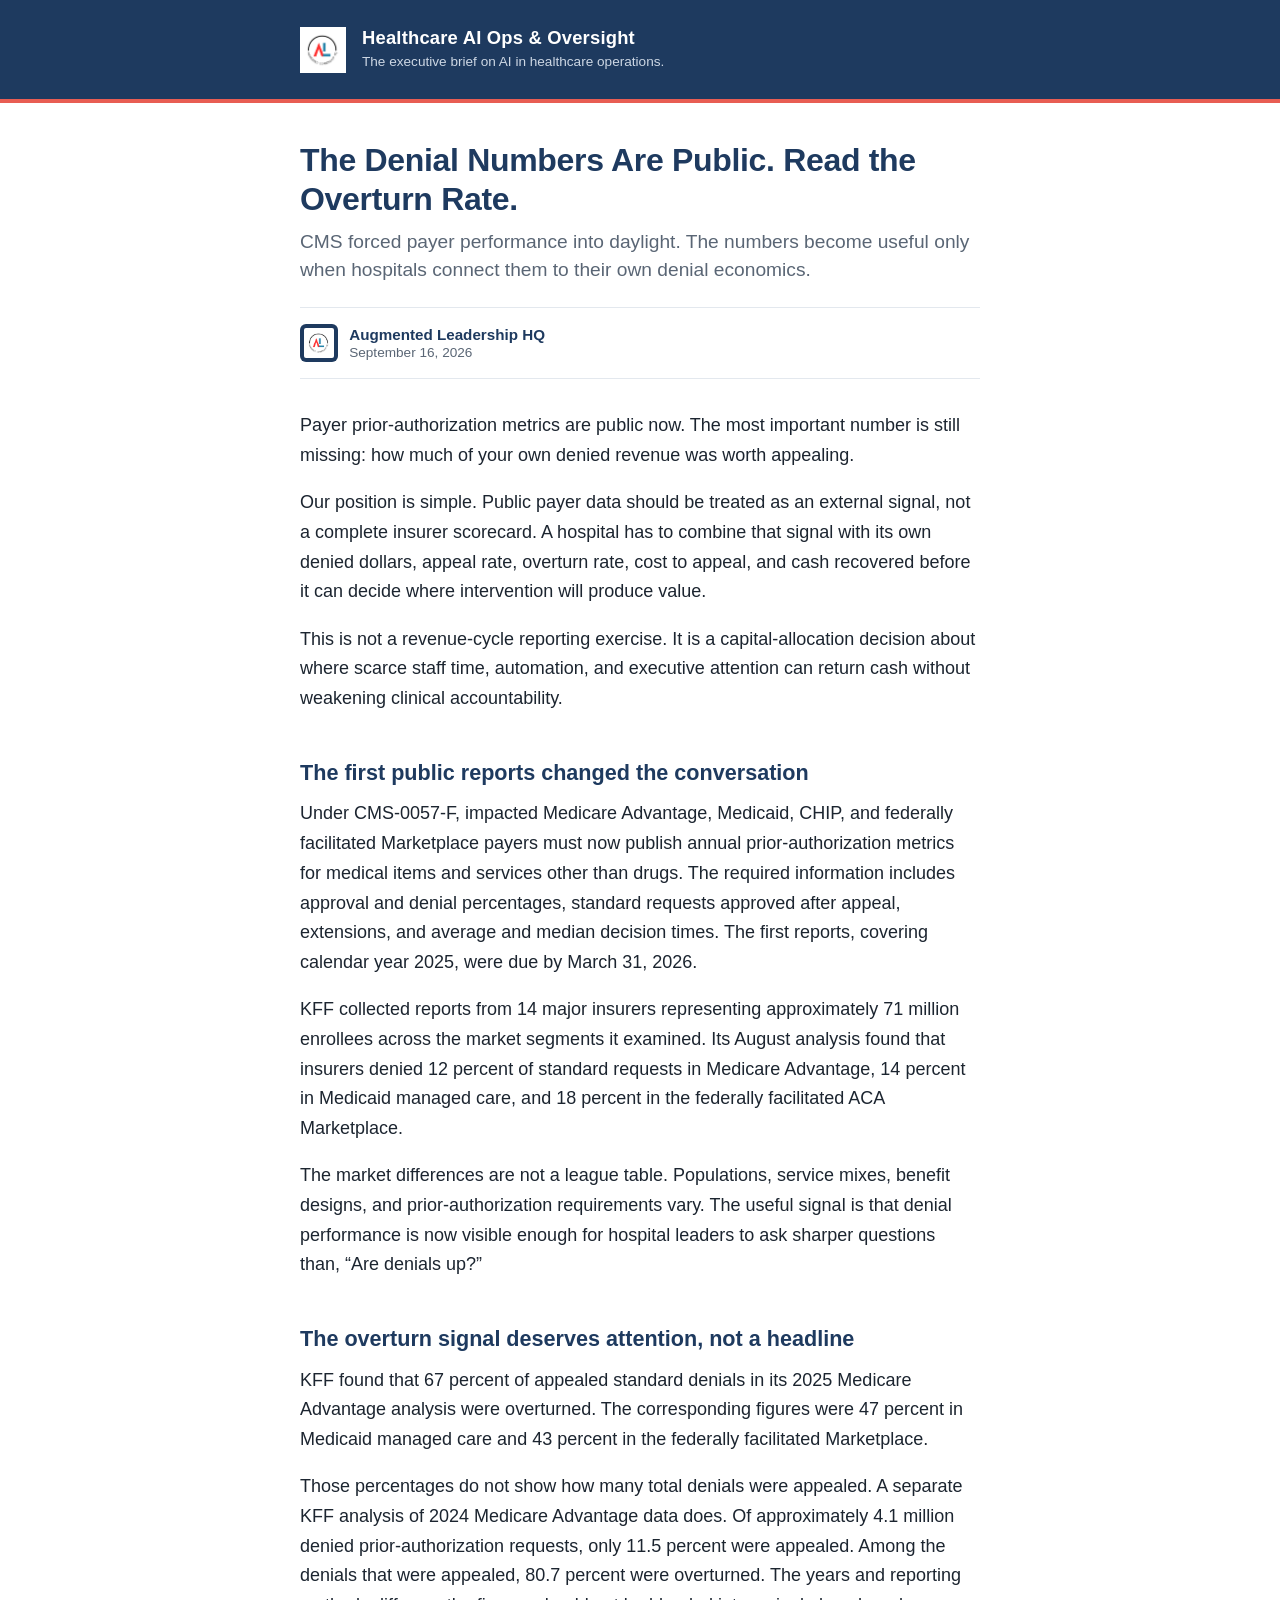
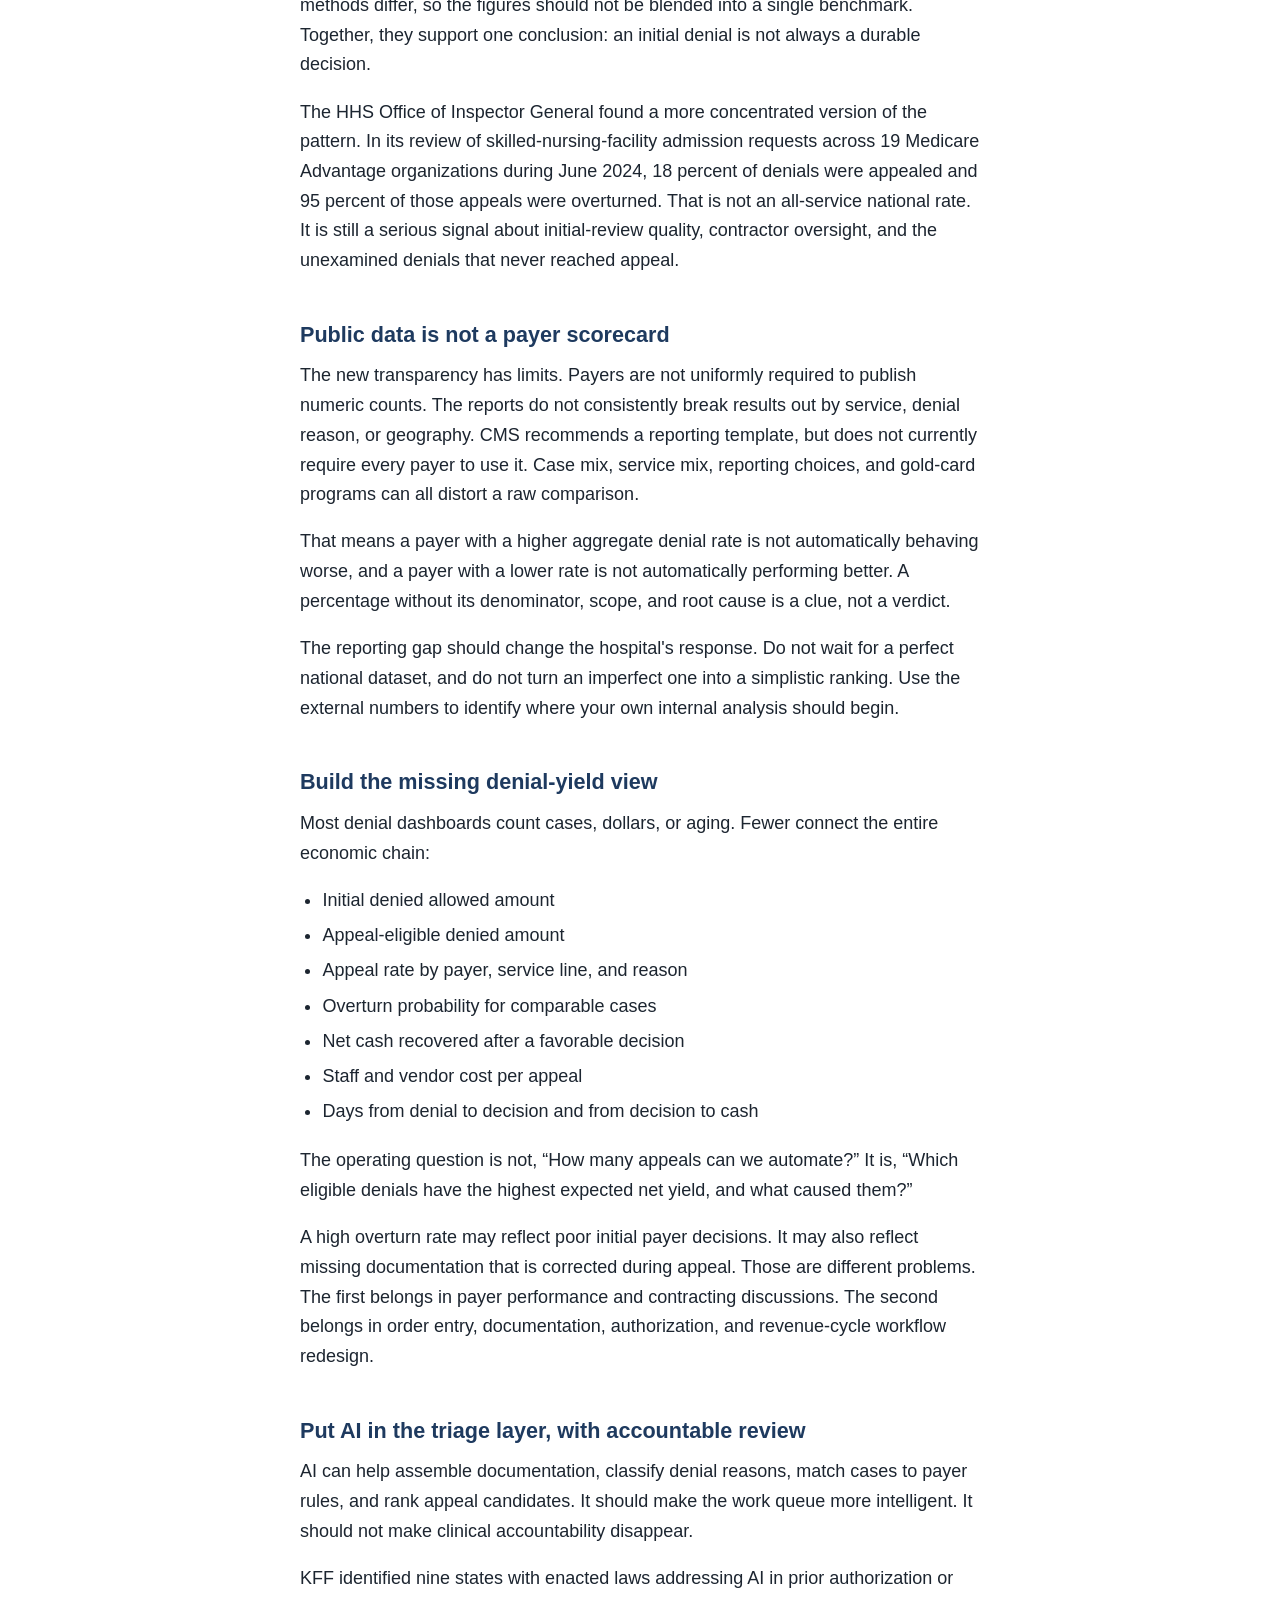
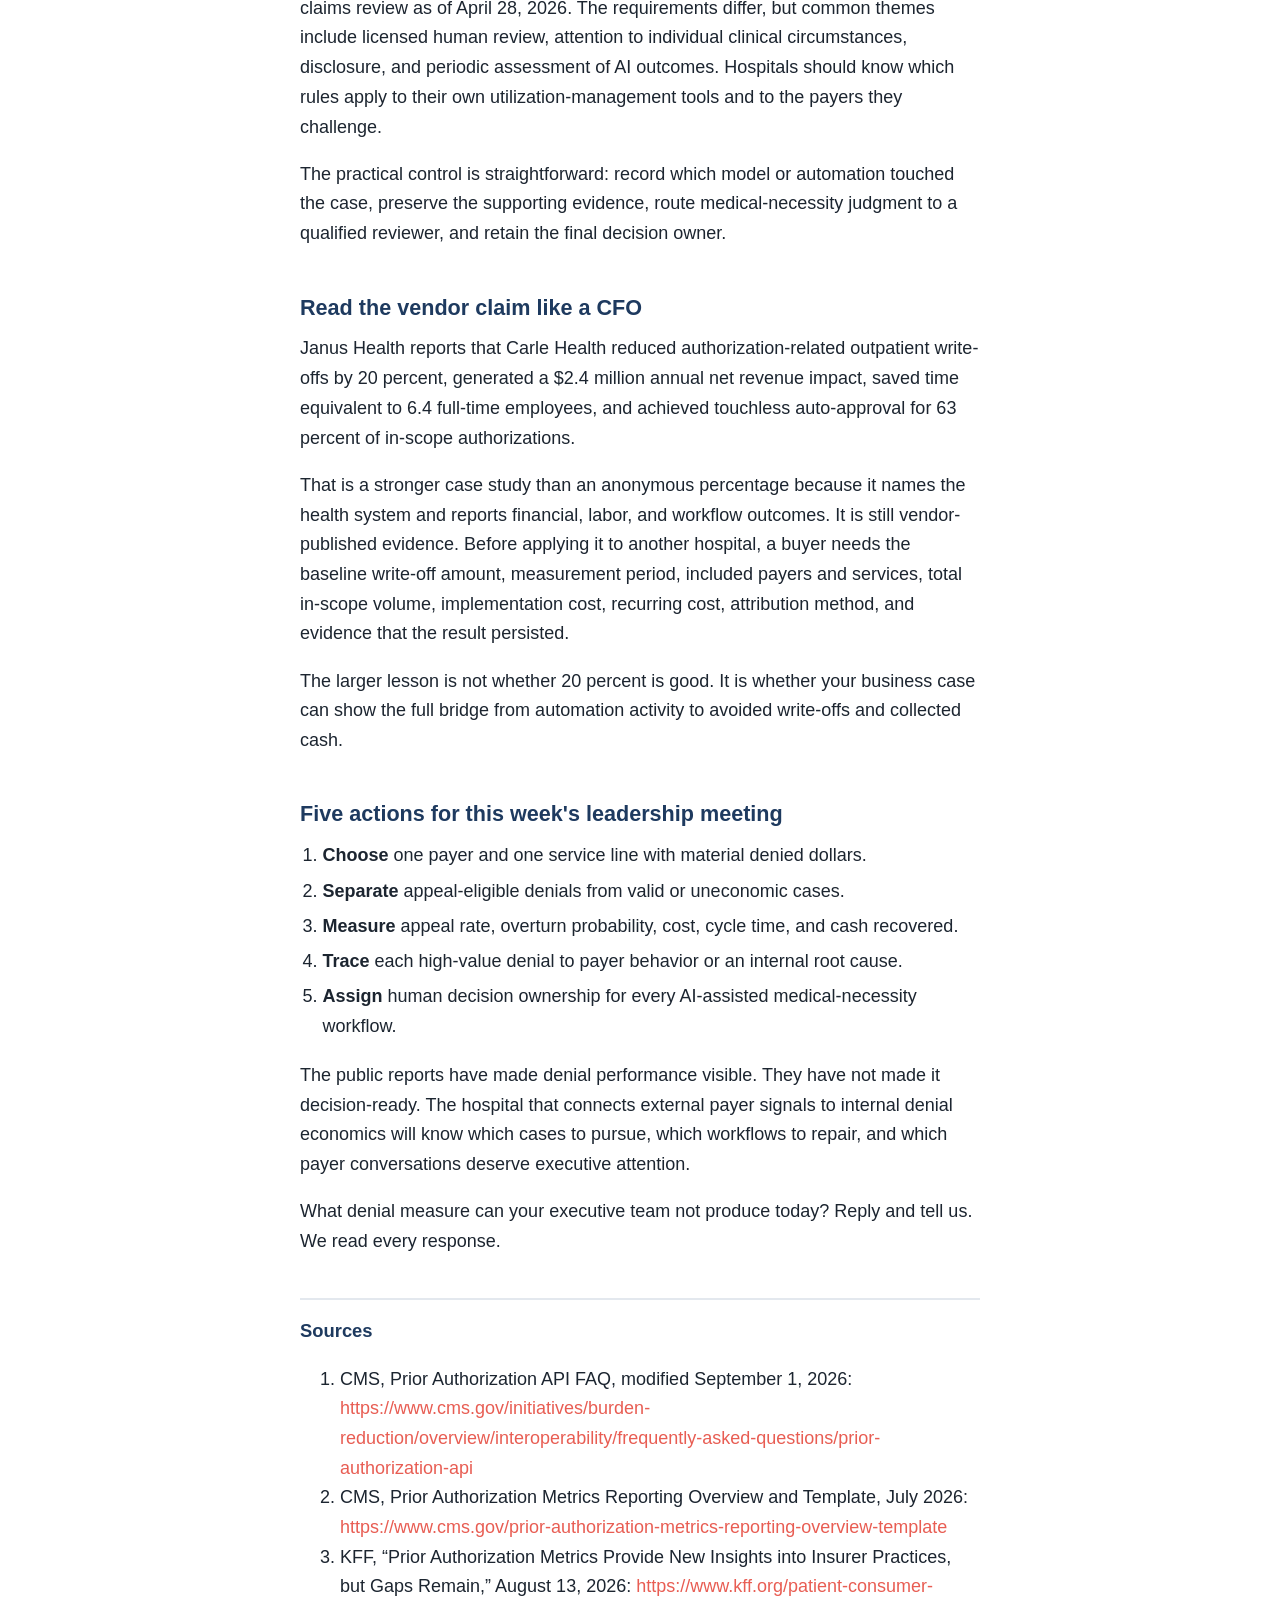
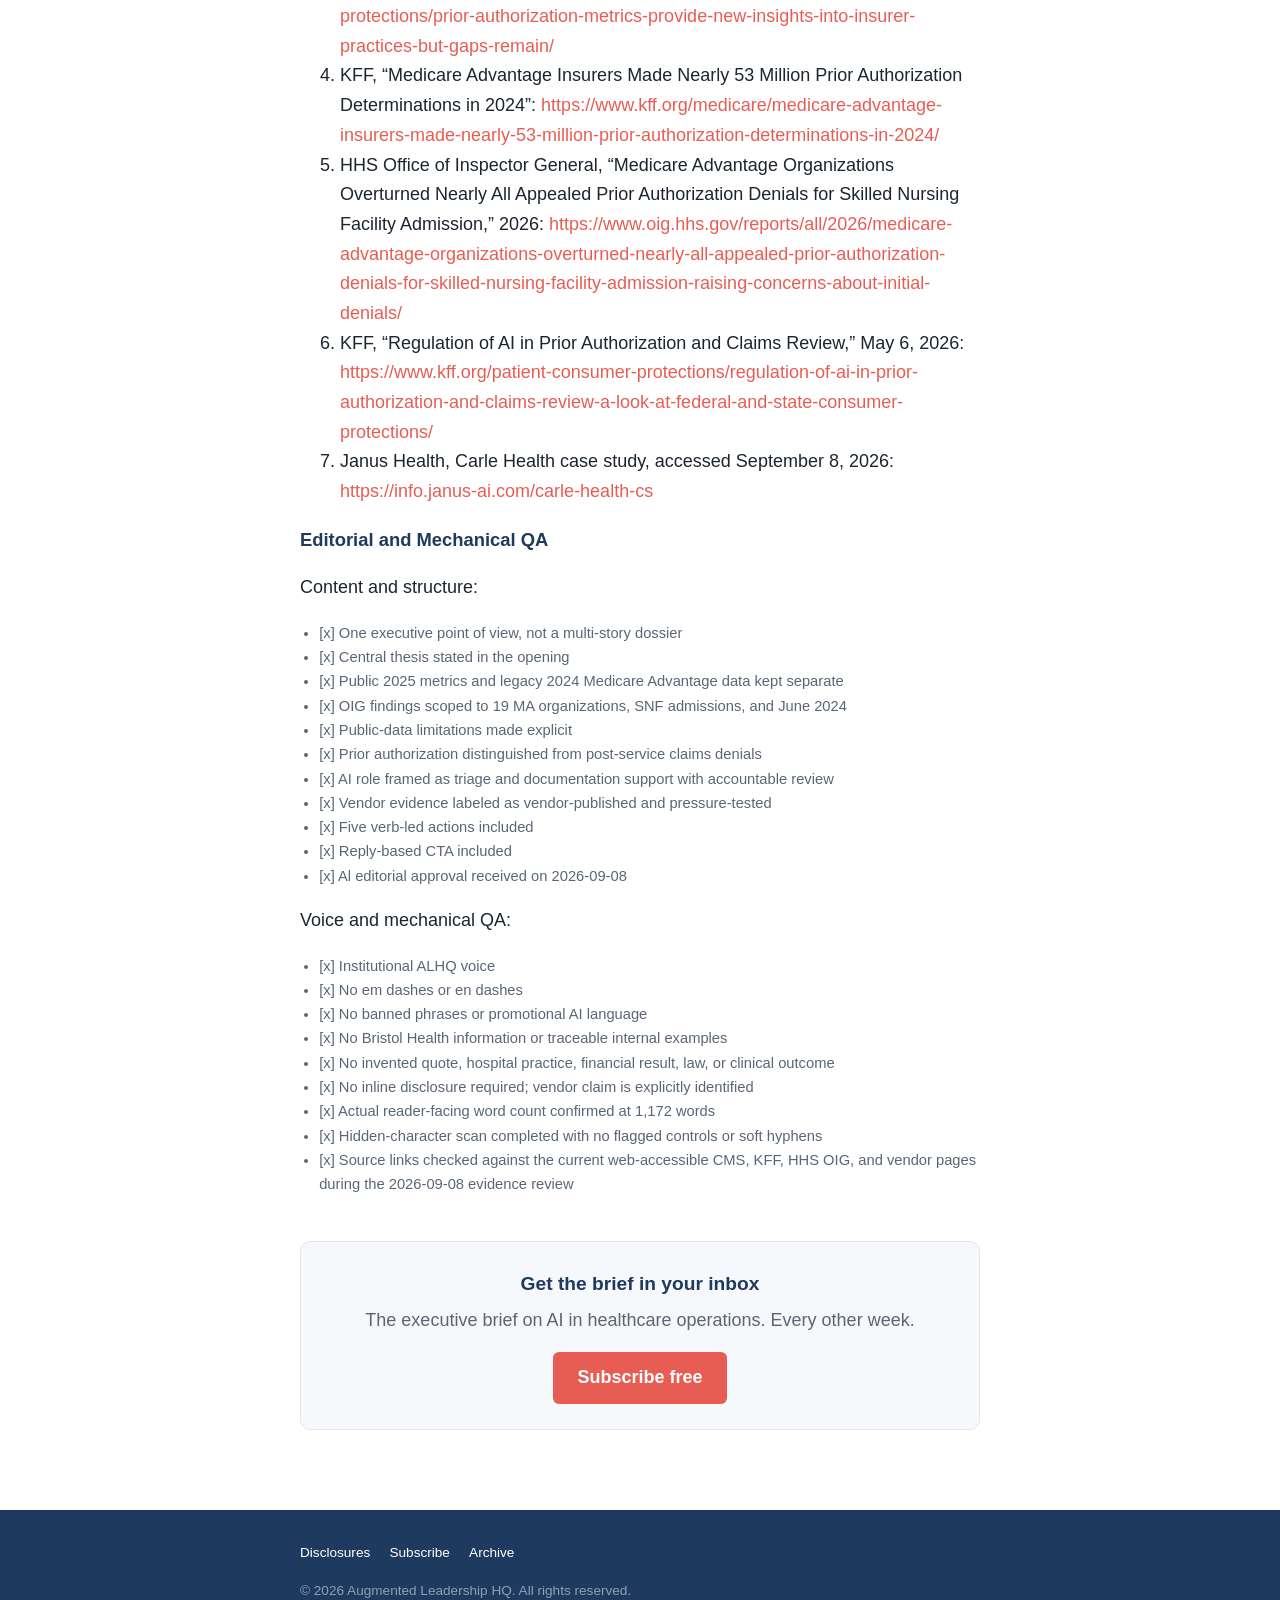
<file: issues/03-denial-numbers-public-read-overturn-rate/index.html>
<!DOCTYPE html>
<html lang="en-US">
<head>
<meta charset="utf-8">
<meta name="viewport" content="width=device-width, initial-scale=1">
<title>The Denial Numbers Are Public. Read the Overturn Rate. | Healthcare AI Ops &amp; Oversight</title>
<meta name="description" content="CMS forced payer performance into daylight. The numbers become useful only when hospitals connect them to their own denial economics.">
<link rel="canonical" href="https://brief.alhq.io/issues/03-denial-numbers-public-read-overturn-rate/">
<link rel="icon" type="image/png" href="../../assets/alhq-logo.png">
<link rel="stylesheet" href="../../assets/style.css">
<link rel="alternate" type="application/rss+xml" title="Healthcare AI Ops &amp; Oversight" href="https://brief.alhq.io/feed.xml">

<meta property="og:type" content="article">
<meta property="og:site_name" content="Healthcare AI Ops &amp; Oversight">
<meta property="og:title" content="The Denial Numbers Are Public. Read the Overturn Rate.">
<meta property="og:description" content="CMS forced payer performance into daylight. The numbers become useful only when hospitals connect them to their own denial economics.">
<meta property="og:url" content="https://brief.alhq.io/issues/03-denial-numbers-public-read-overturn-rate/">
<meta property="og:image" content="https://brief.alhq.io/assets/alhq-logo.png">
<meta property="article:published_time" content="2026-09-16T00:00:00+00:00">
<meta property="article:publisher" content="Augmented Leadership HQ">
<meta name="twitter:card" content="summary_large_image">
<meta name="twitter:title" content="The Denial Numbers Are Public. Read the Overturn Rate.">
<meta name="twitter:description" content="CMS forced payer performance into daylight. The numbers become useful only when hospitals connect them to their own denial economics.">
<meta name="twitter:image" content="https://brief.alhq.io/assets/alhq-logo.png">

<script type="application/ld+json">
{
  "@context": "https://schema.org",
  "@type": "Article",
  "headline": "The Denial Numbers Are Public. Read the Overturn Rate.",
  "description": "CMS forced payer performance into daylight. The numbers become useful only when hospitals connect them to their own denial economics.",
  "datePublished": "2026-09-16",
  "dateModified": "2026-09-16",
  "url": "https://brief.alhq.io/issues/03-denial-numbers-public-read-overturn-rate/",
  "mainEntityOfPage": {
    "@type": "WebPage",
    "@id": "https://brief.alhq.io/issues/03-denial-numbers-public-read-overturn-rate/"
  },
  "isPartOf": {
    "@type": "Blog",
    "name": "Healthcare AI Ops & Oversight",
    "@id": "https://brief.alhq.io/"
  },
  "author": {
    "@type": "Organization",
    "name": "Augmented Leadership HQ",
    "url": "https://alhq.io",
    "logo": {
      "@type": "ImageObject",
      "url": "https://brief.alhq.io/assets/alhq-logo.png"
    }
  },
  "publisher": {
    "@type": "Organization",
    "name": "Augmented Leadership HQ",
    "url": "https://alhq.io",
    "logo": {
      "@type": "ImageObject",
      "url": "https://brief.alhq.io/assets/alhq-logo.png"
    }
  },
  "image": "https://brief.alhq.io/assets/alhq-logo.png"
}
</script>
</head>
<body>
<a class="skip-link" href="#main">Skip to content</a>

<header class="masthead">
  <div class="masthead-inner">
    <a href="../../"><img class="masthead-logo" src="../../assets/alhq-logo.png" alt="Augmented Leadership HQ logo"></a>
    <div class="masthead-text">
      <p class="masthead-title">Healthcare AI Ops &amp; Oversight</p>
      <p class="masthead-tagline">The executive brief on AI in healthcare operations.</p>
    </div>
  </div>
</header>

<main id="main">
  <article>
    <header class="issue-head">
      <h1>The Denial Numbers Are Public. Read the Overturn Rate.</h1>
      <p class="standfirst">CMS forced payer performance into daylight. The numbers become useful only when hospitals connect them to their own denial economics.</p>
      <div class="byline">
        <img class="byline-logo" src="../../assets/alhq-logo.png" alt="Augmented Leadership HQ logo">
        <span class="byline-meta">
          <span class="byline-name">Augmented Leadership HQ</span>
          <time class="byline-date" datetime="2026-09-16T00:00:00+00:00">September 16, 2026</time>
        </span>
      </div>
    </header>

    <div class="issue-body">
      <p>Payer prior-authorization metrics are public now. The most important number is still missing: how much of your own denied revenue was worth appealing.</p>
<p>Our position is simple. Public payer data should be treated as an external signal, not a complete insurer scorecard. A hospital has to combine that signal with its own denied dollars, appeal rate, overturn rate, cost to appeal, and cash recovered before it can decide where intervention will produce value.</p>
<p>This is not a revenue-cycle reporting exercise. It is a capital-allocation decision about where scarce staff time, automation, and executive attention can return cash without weakening clinical accountability.</p>
<h2>The first public reports changed the conversation</h2>
<p>Under CMS-0057-F, impacted Medicare Advantage, Medicaid, CHIP, and federally facilitated Marketplace payers must now publish annual prior-authorization metrics for medical items and services other than drugs. The required information includes approval and denial percentages, standard requests approved after appeal, extensions, and average and median decision times. The first reports, covering calendar year 2025, were due by March 31, 2026.</p>
<p>KFF collected reports from 14 major insurers representing approximately 71 million enrollees across the market segments it examined. Its August analysis found that insurers denied 12 percent of standard requests in Medicare Advantage, 14 percent in Medicaid managed care, and 18 percent in the federally facilitated ACA Marketplace.</p>
<p>The market differences are not a league table. Populations, service mixes, benefit designs, and prior-authorization requirements vary. The useful signal is that denial performance is now visible enough for hospital leaders to ask sharper questions than, “Are denials up?”</p>
<h2>The overturn signal deserves attention, not a headline</h2>
<p>KFF found that 67 percent of appealed standard denials in its 2025 Medicare Advantage analysis were overturned. The corresponding figures were 47 percent in Medicaid managed care and 43 percent in the federally facilitated Marketplace.</p>
<p>Those percentages do not show how many total denials were appealed. A separate KFF analysis of 2024 Medicare Advantage data does. Of approximately 4.1 million denied prior-authorization requests, only 11.5 percent were appealed. Among the denials that were appealed, 80.7 percent were overturned. The years and reporting methods differ, so the figures should not be blended into a single benchmark. Together, they support one conclusion: an initial denial is not always a durable decision.</p>
<p>The HHS Office of Inspector General found a more concentrated version of the pattern. In its review of skilled-nursing-facility admission requests across 19 Medicare Advantage organizations during June 2024, 18 percent of denials were appealed and 95 percent of those appeals were overturned. That is not an all-service national rate. It is still a serious signal about initial-review quality, contractor oversight, and the unexamined denials that never reached appeal.</p>
<h2>Public data is not a payer scorecard</h2>
<p>The new transparency has limits. Payers are not uniformly required to publish numeric counts. The reports do not consistently break results out by service, denial reason, or geography. CMS recommends a reporting template, but does not currently require every payer to use it. Case mix, service mix, reporting choices, and gold-card programs can all distort a raw comparison.</p>
<p>That means a payer with a higher aggregate denial rate is not automatically behaving worse, and a payer with a lower rate is not automatically performing better. A percentage without its denominator, scope, and root cause is a clue, not a verdict.</p>
<p>The reporting gap should change the hospital's response. Do not wait for a perfect national dataset, and do not turn an imperfect one into a simplistic ranking. Use the external numbers to identify where your own internal analysis should begin.</p>
<h2>Build the missing denial-yield view</h2>
<p>Most denial dashboards count cases, dollars, or aging. Fewer connect the entire economic chain:</p>
<ul><li>Initial denied allowed amount</li><li>Appeal-eligible denied amount</li><li>Appeal rate by payer, service line, and reason</li><li>Overturn probability for comparable cases</li><li>Net cash recovered after a favorable decision</li><li>Staff and vendor cost per appeal</li><li>Days from denial to decision and from decision to cash</li></ul>
<p>The operating question is not, “How many appeals can we automate?” It is, “Which eligible denials have the highest expected net yield, and what caused them?”</p>
<p>A high overturn rate may reflect poor initial payer decisions. It may also reflect missing documentation that is corrected during appeal. Those are different problems. The first belongs in payer performance and contracting discussions. The second belongs in order entry, documentation, authorization, and revenue-cycle workflow redesign.</p>
<h2>Put AI in the triage layer, with accountable review</h2>
<p>AI can help assemble documentation, classify denial reasons, match cases to payer rules, and rank appeal candidates. It should make the work queue more intelligent. It should not make clinical accountability disappear.</p>
<p>KFF identified nine states with enacted laws addressing AI in prior authorization or claims review as of April 28, 2026. The requirements differ, but common themes include licensed human review, attention to individual clinical circumstances, disclosure, and periodic assessment of AI outcomes. Hospitals should know which rules apply to their own utilization-management tools and to the payers they challenge.</p>
<p>The practical control is straightforward: record which model or automation touched the case, preserve the supporting evidence, route medical-necessity judgment to a qualified reviewer, and retain the final decision owner.</p>
<h2>Read the vendor claim like a CFO</h2>
<p>Janus Health reports that Carle Health reduced authorization-related outpatient write-offs by 20 percent, generated a $2.4 million annual net revenue impact, saved time equivalent to 6.4 full-time employees, and achieved touchless auto-approval for 63 percent of in-scope authorizations.</p>
<p>That is a stronger case study than an anonymous percentage because it names the health system and reports financial, labor, and workflow outcomes. It is still vendor-published evidence. Before applying it to another hospital, a buyer needs the baseline write-off amount, measurement period, included payers and services, total in-scope volume, implementation cost, recurring cost, attribution method, and evidence that the result persisted.</p>
<p>The larger lesson is not whether 20 percent is good. It is whether your business case can show the full bridge from automation activity to avoided write-offs and collected cash.</p>
<h2>Five actions for this week's leadership meeting</h2>
<ol><li><strong>Choose</strong> one payer and one service line with material denied dollars.</li><li><strong>Separate</strong> appeal-eligible denials from valid or uneconomic cases.</li><li><strong>Measure</strong> appeal rate, overturn probability, cost, cycle time, and cash recovered.</li><li><strong>Trace</strong> each high-value denial to payer behavior or an internal root cause.</li><li><strong>Assign</strong> human decision ownership for every AI-assisted medical-necessity workflow.</li></ol>
<p>The public reports have made denial performance visible. They have not made it decision-ready. The hospital that connects external payer signals to internal denial economics will know which cases to pursue, which workflows to repair, and which payer conversations deserve executive attention.</p>
<p>What denial measure can your executive team not produce today? Reply and tell us. We read every response.</p>
    </div>

    <section class="sources" aria-label="Sources"><h2>Sources</h2><ol><li>CMS, Prior Authorization API FAQ, modified September 1, 2026: <a href="https://www.cms.gov/initiatives/burden-reduction/overview/interoperability/frequently-asked-questions/prior-authorization-api" rel="noopener">https://www.cms.gov/initiatives/burden-reduction/overview/interoperability/frequently-asked-questions/prior-authorization-api</a></li><li>CMS, Prior Authorization Metrics Reporting Overview and Template, July 2026: <a href="https://www.cms.gov/prior-authorization-metrics-reporting-overview-template" rel="noopener">https://www.cms.gov/prior-authorization-metrics-reporting-overview-template</a></li><li>KFF, “Prior Authorization Metrics Provide New Insights into Insurer Practices, but Gaps Remain,” August 13, 2026: <a href="https://www.kff.org/patient-consumer-protections/prior-authorization-metrics-provide-new-insights-into-insurer-practices-but-gaps-remain/" rel="noopener">https://www.kff.org/patient-consumer-protections/prior-authorization-metrics-provide-new-insights-into-insurer-practices-but-gaps-remain/</a></li><li>KFF, “Medicare Advantage Insurers Made Nearly 53 Million Prior Authorization Determinations in 2024”: <a href="https://www.kff.org/medicare/medicare-advantage-insurers-made-nearly-53-million-prior-authorization-determinations-in-2024/" rel="noopener">https://www.kff.org/medicare/medicare-advantage-insurers-made-nearly-53-million-prior-authorization-determinations-in-2024/</a></li><li>HHS Office of Inspector General, “Medicare Advantage Organizations Overturned Nearly All Appealed Prior Authorization Denials for Skilled Nursing Facility Admission,” 2026: <a href="https://www.oig.hhs.gov/reports/all/2026/medicare-advantage-organizations-overturned-nearly-all-appealed-prior-authorization-denials-for-skilled-nursing-facility-admission-raising-concerns-about-initial-denials/" rel="noopener">https://www.oig.hhs.gov/reports/all/2026/medicare-advantage-organizations-overturned-nearly-all-appealed-prior-authorization-denials-for-skilled-nursing-facility-admission-raising-concerns-about-initial-denials/</a></li><li>KFF, “Regulation of AI in Prior Authorization and Claims Review,” May 6, 2026: <a href="https://www.kff.org/patient-consumer-protections/regulation-of-ai-in-prior-authorization-and-claims-review-a-look-at-federal-and-state-consumer-protections/" rel="noopener">https://www.kff.org/patient-consumer-protections/regulation-of-ai-in-prior-authorization-and-claims-review-a-look-at-federal-and-state-consumer-protections/</a></li><li>Janus Health, Carle Health case study, accessed September 8, 2026: <a href="https://info.janus-ai.com/carle-health-cs" rel="noopener">https://info.janus-ai.com/carle-health-cs</a></li></ol>
<h2>Editorial and Mechanical QA</h2>
<p>Content and structure:</p>
<ul><li>[x] One executive point of view, not a multi-story dossier</li><li>[x] Central thesis stated in the opening</li><li>[x] Public 2025 metrics and legacy 2024 Medicare Advantage data kept separate</li><li>[x] OIG findings scoped to 19 MA organizations, SNF admissions, and June 2024</li><li>[x] Public-data limitations made explicit</li><li>[x] Prior authorization distinguished from post-service claims denials</li><li>[x] AI role framed as triage and documentation support with accountable review</li><li>[x] Vendor evidence labeled as vendor-published and pressure-tested</li><li>[x] Five verb-led actions included</li><li>[x] Reply-based CTA included</li><li>[x] Al editorial approval received on 2026-09-08</li></ul>
<p>Voice and mechanical QA:</p>
<ul><li>[x] Institutional ALHQ voice</li><li>[x] No em dashes or en dashes</li><li>[x] No banned phrases or promotional AI language</li><li>[x] No Bristol Health information or traceable internal examples</li><li>[x] No invented quote, hospital practice, financial result, law, or clinical outcome</li><li>[x] No inline disclosure required; vendor claim is explicitly identified</li><li>[x] Actual reader-facing word count confirmed at 1,172 words</li><li>[x] Hidden-character scan completed with no flagged controls or soft hyphens</li><li>[x] Source links checked against the current web-accessible CMS, KFF, HHS OIG, and vendor pages during the 2026-09-08 evidence review</li></ul></section>
  </article>

  <section class="cta">
    <h2>Get the brief in your inbox</h2>
    <p>The executive brief on AI in healthcare operations. Every other week.</p>
    <a class="btn" href="https://newsletter.alhq.io">Subscribe free</a>
  </section>
</main>

<footer class="site-footer">
  <div class="footer-inner">
    <p class="footer-links">
      <a href="https://alhq.io/disclosures.html">Disclosures</a>
      <a href="https://newsletter.alhq.io">Subscribe</a>
      <a href="https://brief.alhq.io/">Archive</a>
    </p>
    <p class="footer-meta">&copy; 2026 Augmented Leadership HQ. All rights reserved.</p>
  </div>
</footer>
</body>
</html>
</file>
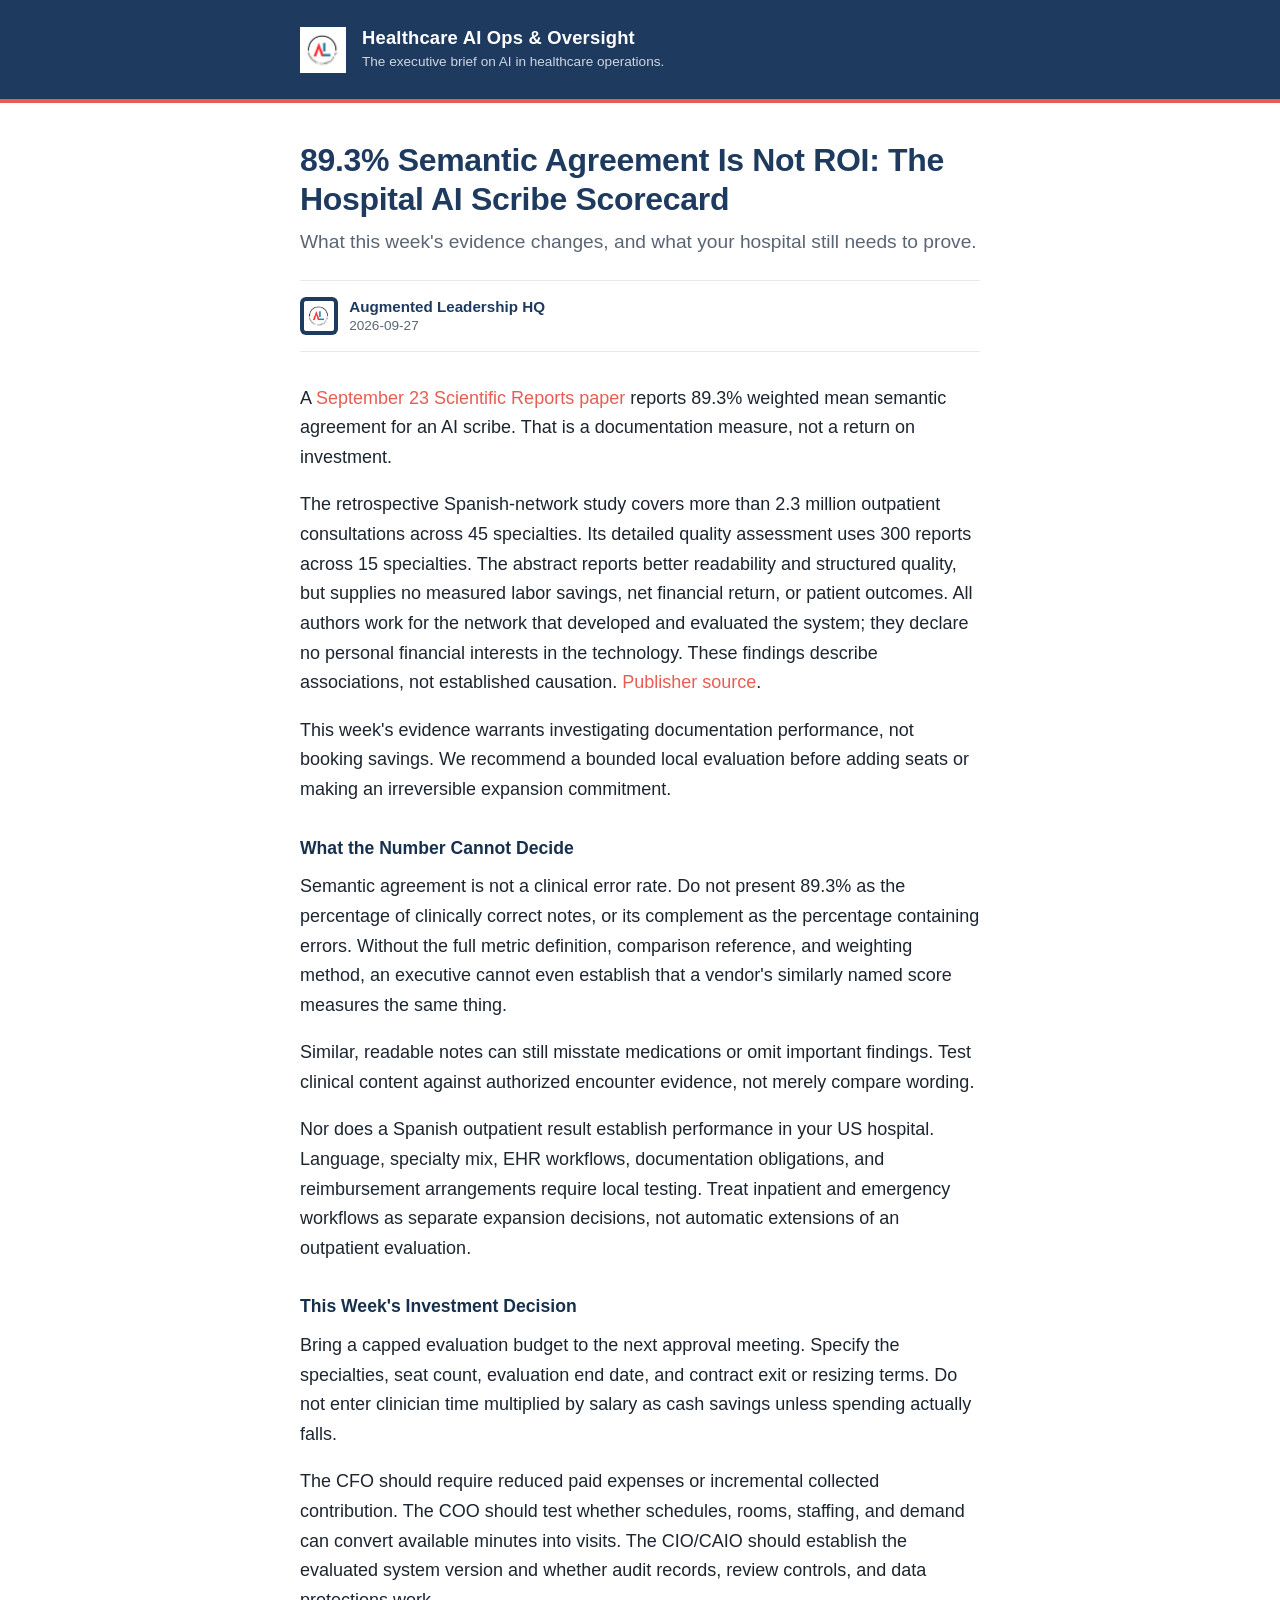
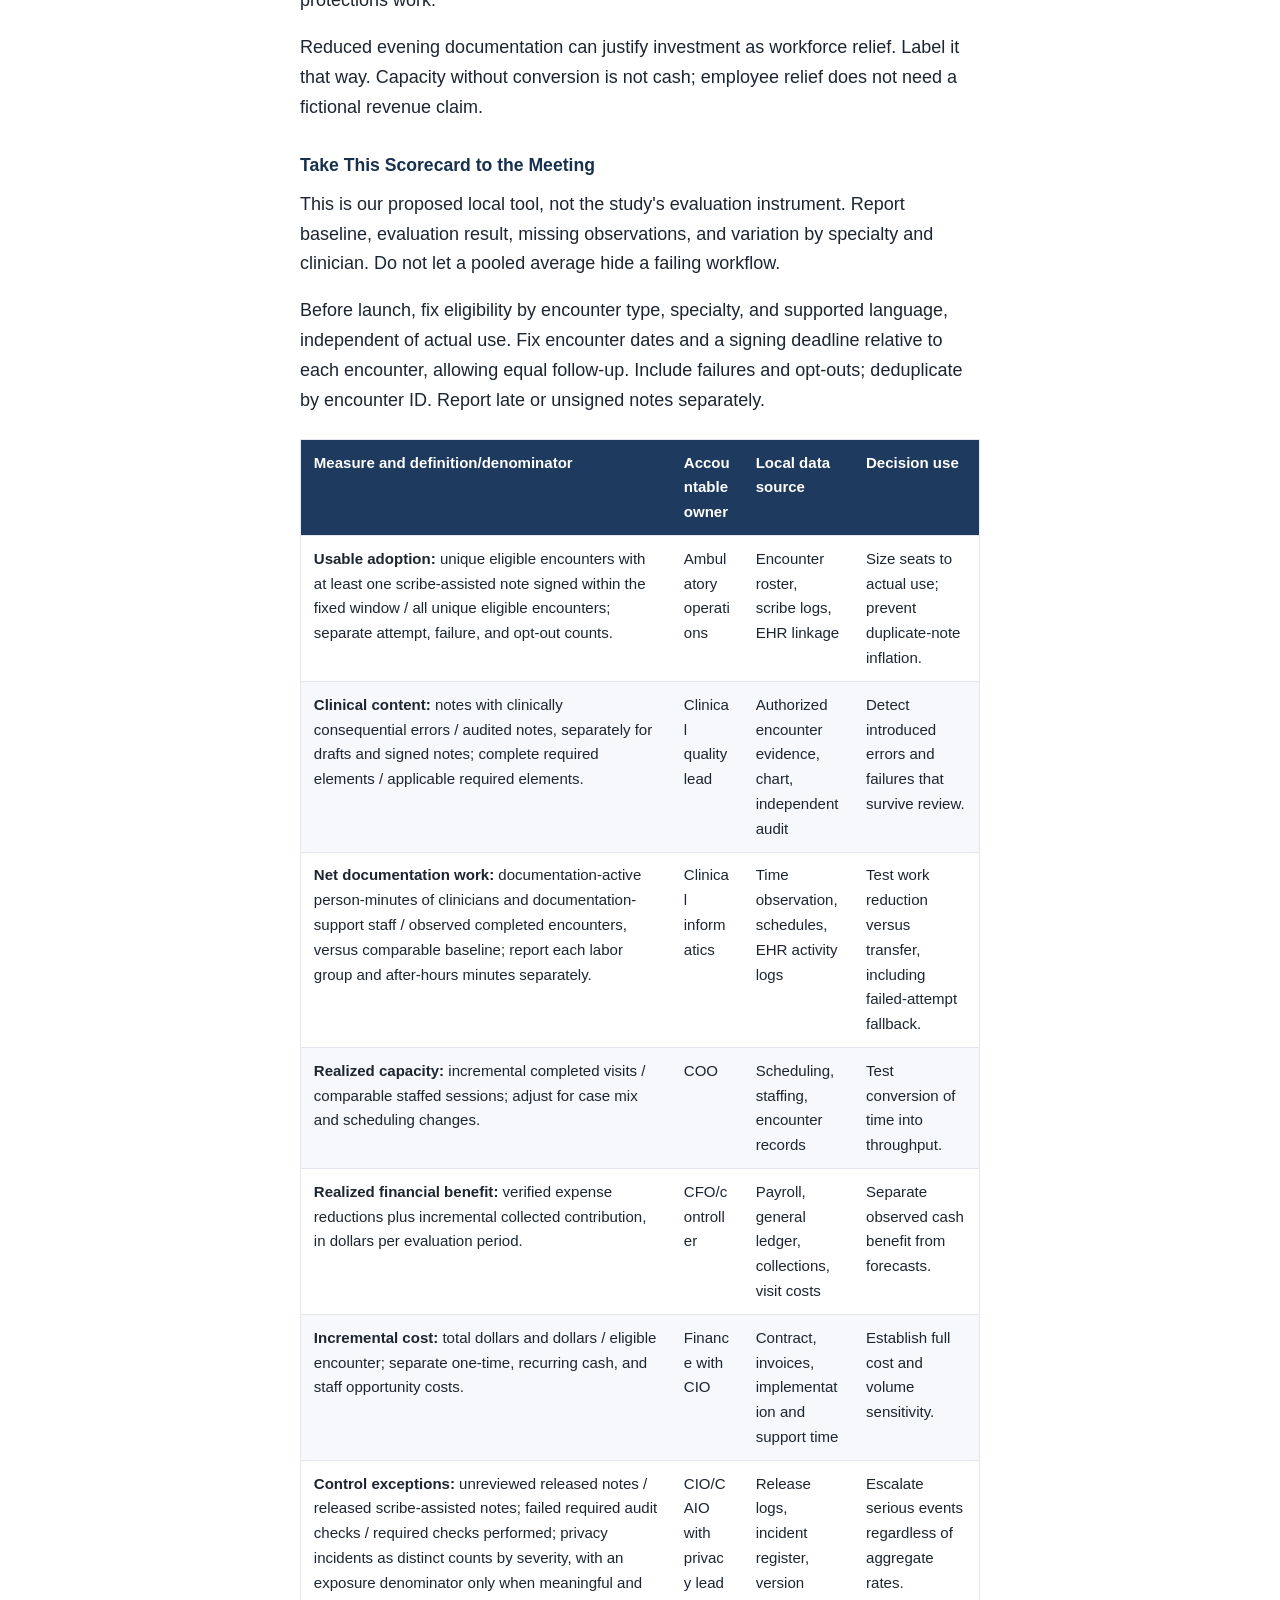
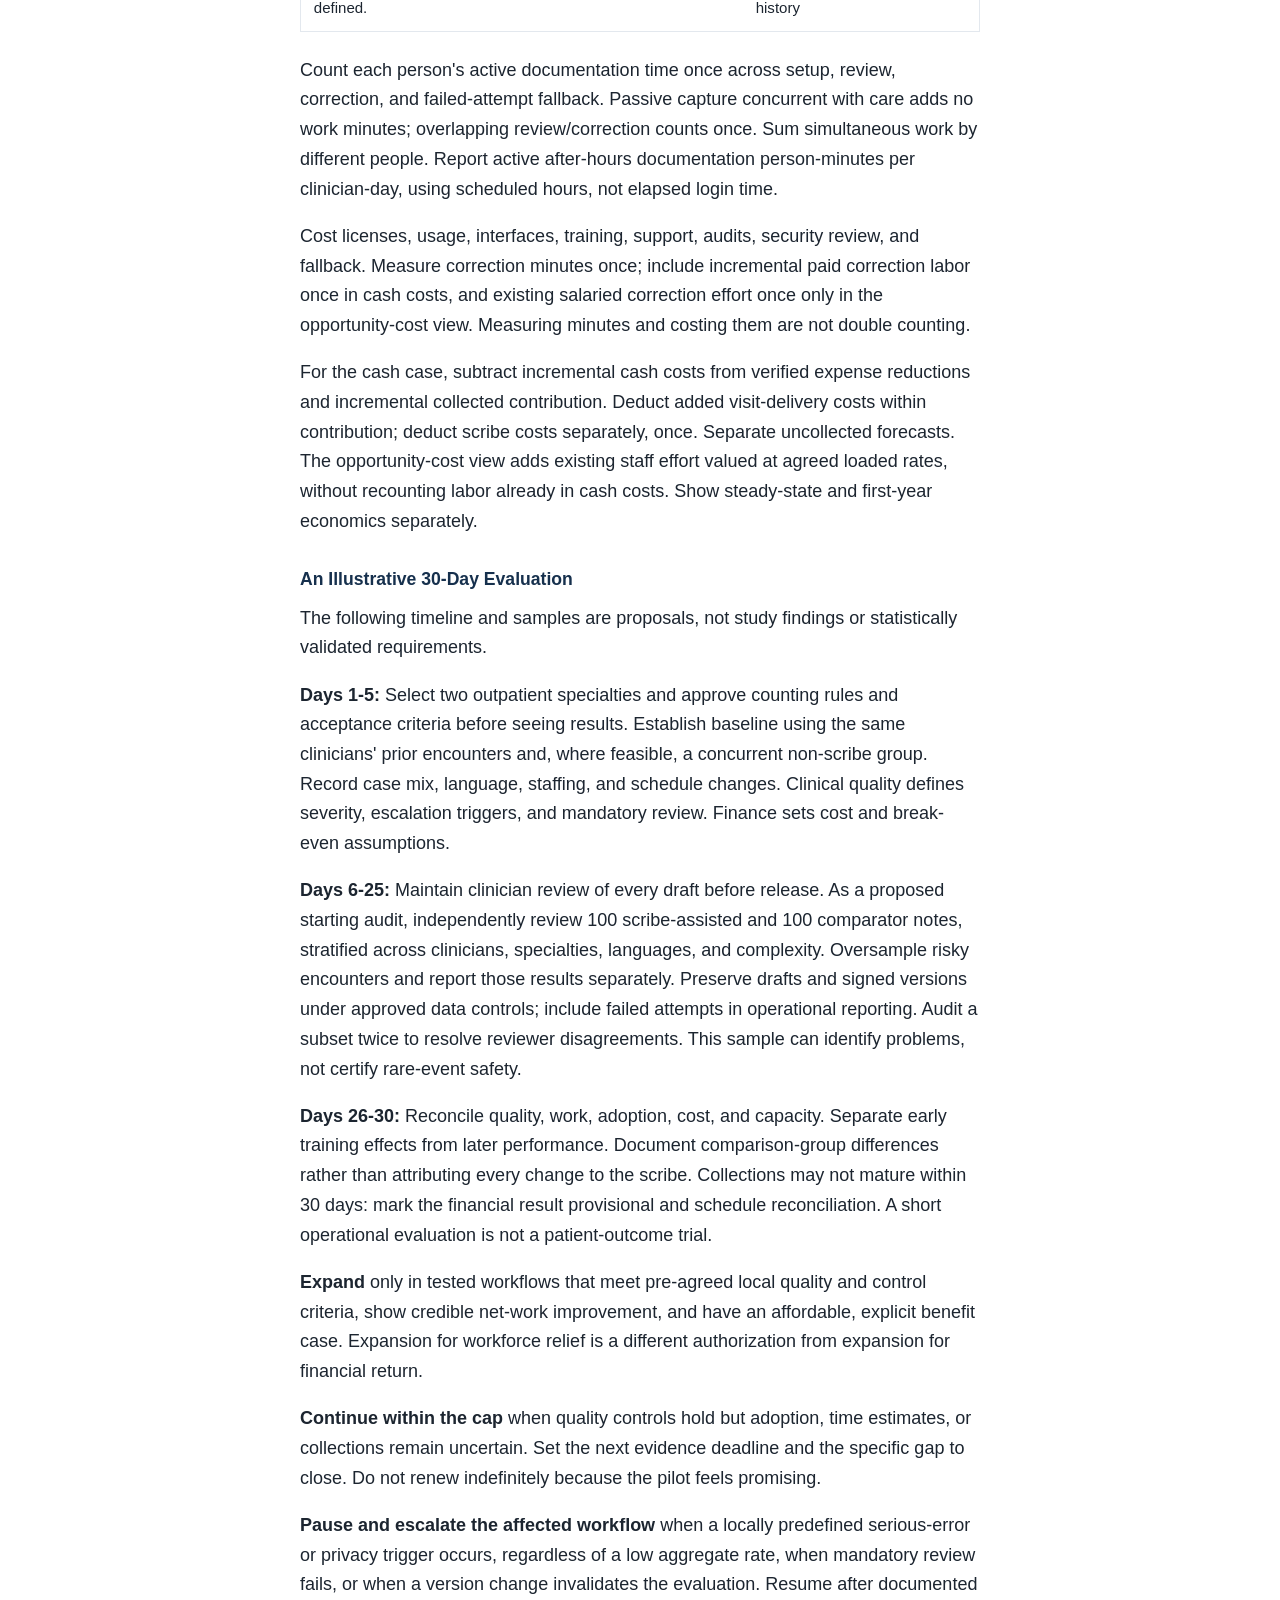
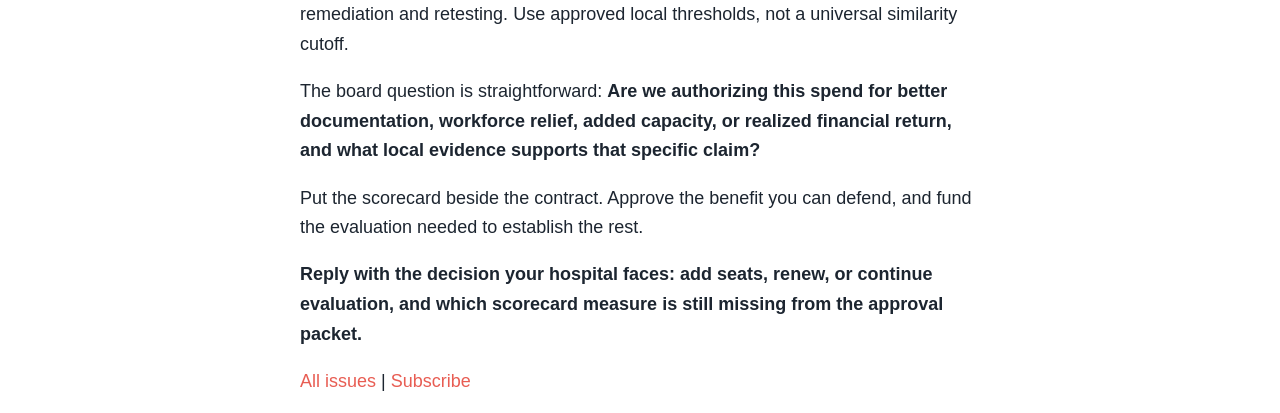
<file: issues/04-ai-scribe-scorecard/index.html>
<!doctype html><html lang="en"><head><meta charSet="utf-8"/><meta name="viewport" content="width=device-width, initial-scale=1"/><link rel="preload" as="image" href="../../assets/alhq-logo.png"/><title>89.3% Semantic Agreement Is Not ROI: The Hospital AI Scribe Scorecard | Healthcare AI Ops &amp; Oversight</title><meta name="description" content="What this week&#x27;s evidence changes, and what your hospital still needs to prove."/><link rel="canonical" href="https://brief.alhq.io/issues/04-ai-scribe-scorecard/"/><meta property="og:title" content="89.3% Semantic Agreement Is Not ROI: The Hospital AI Scribe Scorecard"/><meta property="og:url" content="https://brief.alhq.io/issues/04-ai-scribe-scorecard/"/><meta property="og:image" content="https://brief.alhq.io/assets/alhq-logo.png"/><meta name="twitter:card" content="summary"/><link rel="stylesheet" href="../../assets/style.css"/><style>body{overflow-wrap:anywhere}h1,h2,h3{letter-spacing:0}.table-wrap{overflow:auto}table{min-width:640px}@media(max-width:640px){.issue-head h1{font-size:1.65rem}}</style><script type="application/ld+json">{"@context":"https://schema.org","@type":"Article","headline":"89.3% Semantic Agreement Is Not ROI: The Hospital AI Scribe Scorecard","description":"What this week's evidence changes, and what your hospital still needs to prove.","datePublished":"2026-09-27","url":"https://brief.alhq.io/issues/04-ai-scribe-scorecard/","mainEntityOfPage":"https://brief.alhq.io/issues/04-ai-scribe-scorecard/","author":{"@type":"Organization","name":"Augmented Leadership HQ"},"publisher":{"@type":"Organization","name":"Augmented Leadership HQ"},"isPartOf":{"@type":"Blog","name":"Healthcare AI Ops & Oversight","@id":"https://brief.alhq.io/"}}</script></head><body><a class="skip-link" href="#content">Skip to content</a><header class="masthead"><div class="masthead-inner"><a href="/"><img class="masthead-logo" src="../../assets/alhq-logo.png" alt="Augmented Leadership HQ"/></a><div class="masthead-text"><p class="masthead-title">Healthcare AI Ops &amp; Oversight</p><p class="masthead-tagline">The executive brief on AI in healthcare operations.</p></div></div></header><main id="content"><article><header class="issue-head"><h1>89.3% Semantic Agreement Is Not ROI: The Hospital AI Scribe Scorecard</h1><p class="standfirst">What this week&#x27;s evidence changes, and what your hospital still needs to prove.</p><div class="byline"><img class="byline-logo" src="../../assets/alhq-logo.png" alt="ALHQ"/><div class="byline-meta"><span class="byline-name">Augmented Leadership HQ</span><time class="byline-date" dateTime="2026-09-27">2026-09-27</time></div></div></header><div class="issue-body"><p>A <a href="https://www.nature.com/articles/s41598-026-72180-z" node="[object Object]" rel="noreferrer">September 23 Scientific Reports paper</a> reports 89.3% weighted mean semantic agreement for an AI scribe. That is a documentation measure, not a return on investment.</p>
<p>The retrospective Spanish-network study covers more than 2.3 million outpatient consultations across 45 specialties. Its detailed quality assessment uses 300 reports across 15 specialties. The abstract reports better readability and structured quality, but supplies no measured labor savings, net financial return, or patient outcomes. All authors work for the network that developed and evaluated the system; they declare no personal financial interests in the technology. These findings describe associations, not established causation. <a href="https://www.nature.com/articles/s41598-026-72180-z" node="[object Object]" rel="noreferrer">Publisher source</a>.</p>
<p>This week&#x27;s evidence warrants investigating documentation performance, not booking savings. We recommend a bounded local evaluation before adding seats or making an irreversible expansion commitment.</p>
<h3>What the Number Cannot Decide</h3>
<p>Semantic agreement is not a clinical error rate. Do not present 89.3% as the percentage of clinically correct notes, or its complement as the percentage containing errors. Without the full metric definition, comparison reference, and weighting method, an executive cannot even establish that a vendor&#x27;s similarly named score measures the same thing.</p>
<p>Similar, readable notes can still misstate medications or omit important findings. Test clinical content against authorized encounter evidence, not merely compare wording.</p>
<p>Nor does a Spanish outpatient result establish performance in your US hospital. Language, specialty mix, EHR workflows, documentation obligations, and reimbursement arrangements require local testing. Treat inpatient and emergency workflows as separate expansion decisions, not automatic extensions of an outpatient evaluation.</p>
<h3>This Week&#x27;s Investment Decision</h3>
<p>Bring a capped evaluation budget to the next approval meeting. Specify the specialties, seat count, evaluation end date, and contract exit or resizing terms. Do not enter clinician time multiplied by salary as cash savings unless spending actually falls.</p>
<p>The CFO should require reduced paid expenses or incremental collected contribution. The COO should test whether schedules, rooms, staffing, and demand can convert available minutes into visits. The CIO/CAIO should establish the evaluated system version and whether audit records, review controls, and data protections work.</p>
<p>Reduced evening documentation can justify investment as workforce relief. Label it that way. Capacity without conversion is not cash; employee relief does not need a fictional revenue claim.</p>
<h3>Take This Scorecard to the Meeting</h3>
<p>This is our proposed local tool, not the study&#x27;s evaluation instrument. Report baseline, evaluation result, missing observations, and variation by specialty and clinician. Do not let a pooled average hide a failing workflow.</p>
<p>Before launch, fix eligibility by encounter type, specialty, and supported language, independent of actual use. Fix encounter dates and a signing deadline relative to each encounter, allowing equal follow-up. Include failures and opt-outs; deduplicate by encounter ID. Report late or unsigned notes separately.</p>
<div class="table-wrap"><table node="[object Object]"><thead><tr><th>Measure and definition/denominator</th><th>Accountable owner</th><th>Local data source</th><th>Decision use</th></tr></thead><tbody><tr><td><strong>Usable adoption:</strong> unique eligible encounters with at least one scribe-assisted note signed within the fixed window / all unique eligible encounters; separate attempt, failure, and opt-out counts.</td><td>Ambulatory operations</td><td>Encounter roster, scribe logs, EHR linkage</td><td>Size seats to actual use; prevent duplicate-note inflation.</td></tr><tr><td><strong>Clinical content:</strong> notes with clinically consequential errors / audited notes, separately for drafts and signed notes; complete required elements / applicable required elements.</td><td>Clinical quality lead</td><td>Authorized encounter evidence, chart, independent audit</td><td>Detect introduced errors and failures that survive review.</td></tr><tr><td><strong>Net documentation work:</strong> documentation-active person-minutes of clinicians and documentation-support staff / observed completed encounters, versus comparable baseline; report each labor group and after-hours minutes separately.</td><td>Clinical informatics</td><td>Time observation, schedules, EHR activity logs</td><td>Test work reduction versus transfer, including failed-attempt fallback.</td></tr><tr><td><strong>Realized capacity:</strong> incremental completed visits / comparable staffed sessions; adjust for case mix and scheduling changes.</td><td>COO</td><td>Scheduling, staffing, encounter records</td><td>Test conversion of time into throughput.</td></tr><tr><td><strong>Realized financial benefit:</strong> verified expense reductions plus incremental collected contribution, in dollars per evaluation period.</td><td>CFO/controller</td><td>Payroll, general ledger, collections, visit costs</td><td>Separate observed cash benefit from forecasts.</td></tr><tr><td><strong>Incremental cost:</strong> total dollars and dollars / eligible encounter; separate one-time, recurring cash, and staff opportunity costs.</td><td>Finance with CIO</td><td>Contract, invoices, implementation and support time</td><td>Establish full cost and volume sensitivity.</td></tr><tr><td><strong>Control exceptions:</strong> unreviewed released notes / released scribe-assisted notes; failed required audit checks / required checks performed; privacy incidents as distinct counts by severity, with an exposure denominator only when meaningful and defined.</td><td>CIO/CAIO with privacy lead</td><td>Release logs, incident register, version history</td><td>Escalate serious events regardless of aggregate rates.</td></tr></tbody></table></div>
<p>Count each person&#x27;s active documentation time once across setup, review, correction, and failed-attempt fallback. Passive capture concurrent with care adds no work minutes; overlapping review/correction counts once. Sum simultaneous work by different people. Report active after-hours documentation person-minutes per clinician-day, using scheduled hours, not elapsed login time.</p>
<p>Cost licenses, usage, interfaces, training, support, audits, security review, and fallback. Measure correction minutes once; include incremental paid correction labor once in cash costs, and existing salaried correction effort once only in the opportunity-cost view. Measuring minutes and costing them are not double counting.</p>
<p>For the cash case, subtract incremental cash costs from verified expense reductions and incremental collected contribution. Deduct added visit-delivery costs within contribution; deduct scribe costs separately, once. Separate uncollected forecasts. The opportunity-cost view adds existing staff effort valued at agreed loaded rates, without recounting labor already in cash costs. Show steady-state and first-year economics separately.</p>
<h3>An Illustrative 30-Day Evaluation</h3>
<p>The following timeline and samples are proposals, not study findings or statistically validated requirements.</p>
<p><strong>Days 1-5:</strong> Select two outpatient specialties and approve counting rules and acceptance criteria before seeing results. Establish baseline using the same clinicians&#x27; prior encounters and, where feasible, a concurrent non-scribe group. Record case mix, language, staffing, and schedule changes. Clinical quality defines severity, escalation triggers, and mandatory review. Finance sets cost and break-even assumptions.</p>
<p><strong>Days 6-25:</strong> Maintain clinician review of every draft before release. As a proposed starting audit, independently review 100 scribe-assisted and 100 comparator notes, stratified across clinicians, specialties, languages, and complexity. Oversample risky encounters and report those results separately. Preserve drafts and signed versions under approved data controls; include failed attempts in operational reporting. Audit a subset twice to resolve reviewer disagreements. This sample can identify problems, not certify rare-event safety.</p>
<p><strong>Days 26-30:</strong> Reconcile quality, work, adoption, cost, and capacity. Separate early training effects from later performance. Document comparison-group differences rather than attributing every change to the scribe. Collections may not mature within 30 days: mark the financial result provisional and schedule reconciliation. A short operational evaluation is not a patient-outcome trial.</p>
<p><strong>Expand</strong> only in tested workflows that meet pre-agreed local quality and control criteria, show credible net-work improvement, and have an affordable, explicit benefit case. Expansion for workforce relief is a different authorization from expansion for financial return.</p>
<p><strong>Continue within the cap</strong> when quality controls hold but adoption, time estimates, or collections remain uncertain. Set the next evidence deadline and the specific gap to close. Do not renew indefinitely because the pilot feels promising.</p>
<p><strong>Pause and escalate the affected workflow</strong> when a locally predefined serious-error or privacy trigger occurs, regardless of a low aggregate rate, when mandatory review fails, or when a version change invalidates the evaluation. Resume after documented remediation and retesting. Use approved local thresholds, not a universal similarity cutoff.</p>
<p>The board question is straightforward: <strong>Are we authorizing this spend for better documentation, workforce relief, added capacity, or realized financial return, and what local evidence supports that specific claim?</strong></p>
<p>Put the scorecard beside the contract. Approve the benefit you can defend, and fund the evaluation needed to establish the rest.</p>
<p><strong>Reply with the decision your hospital faces: add seats, renew, or continue evaluation, and which scorecard measure is still missing from the approval packet.</strong></p></div><nav><a href="/">All issues</a> | <a href="https://newsletter.alhq.io/subscribe">Subscribe</a></nav></article></main></body></html>
</file>
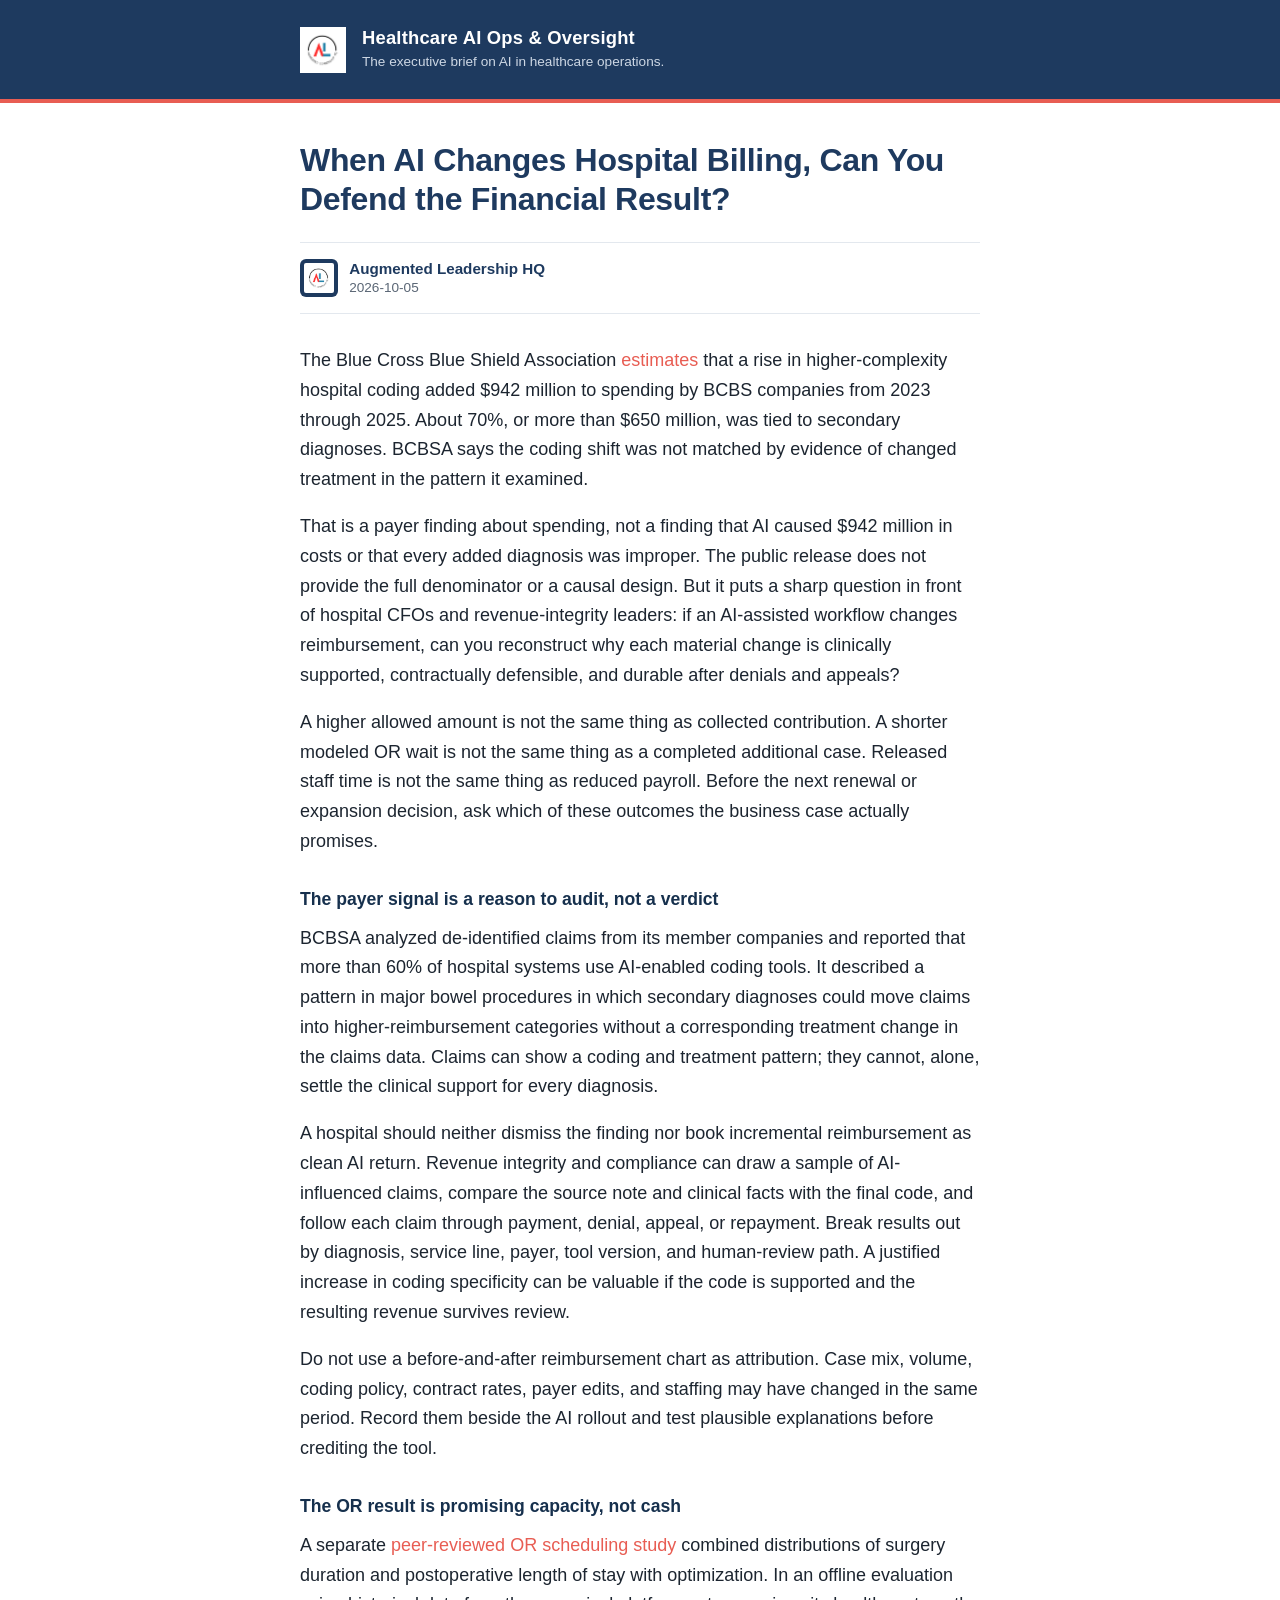
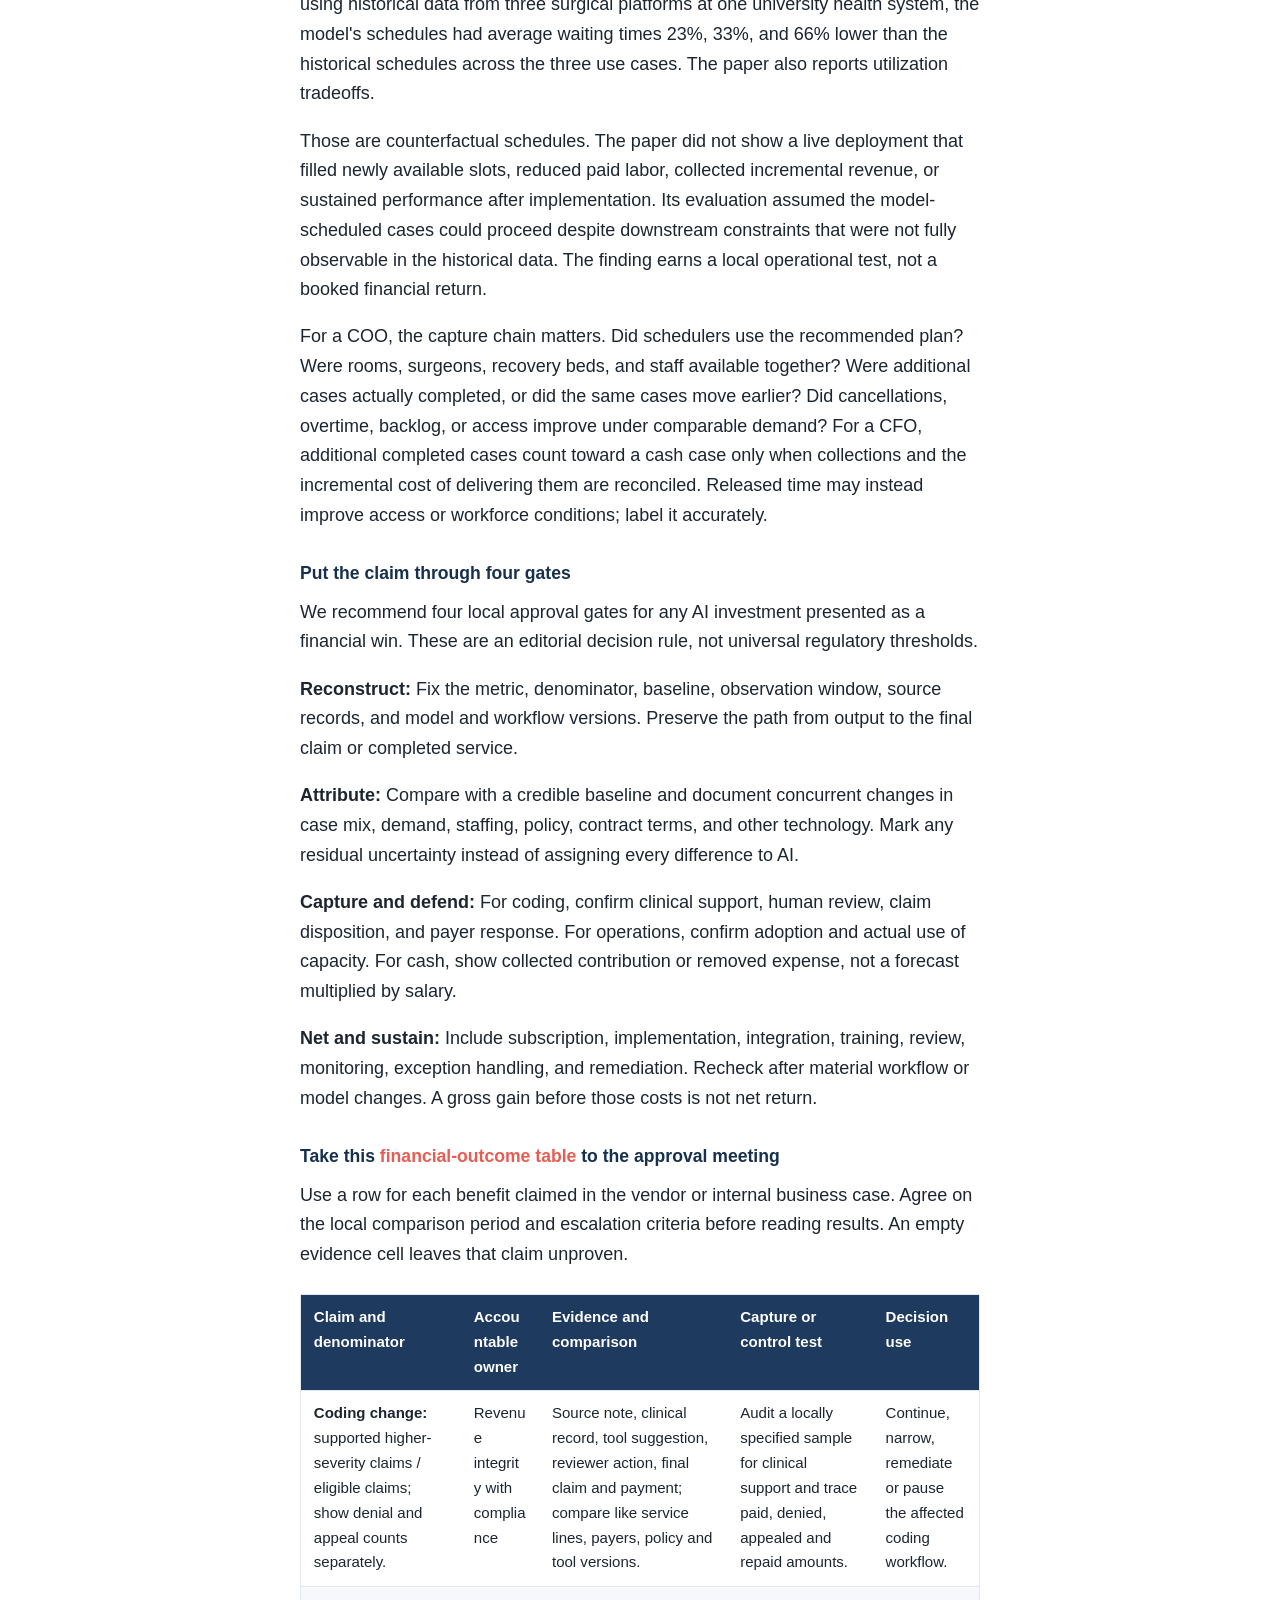
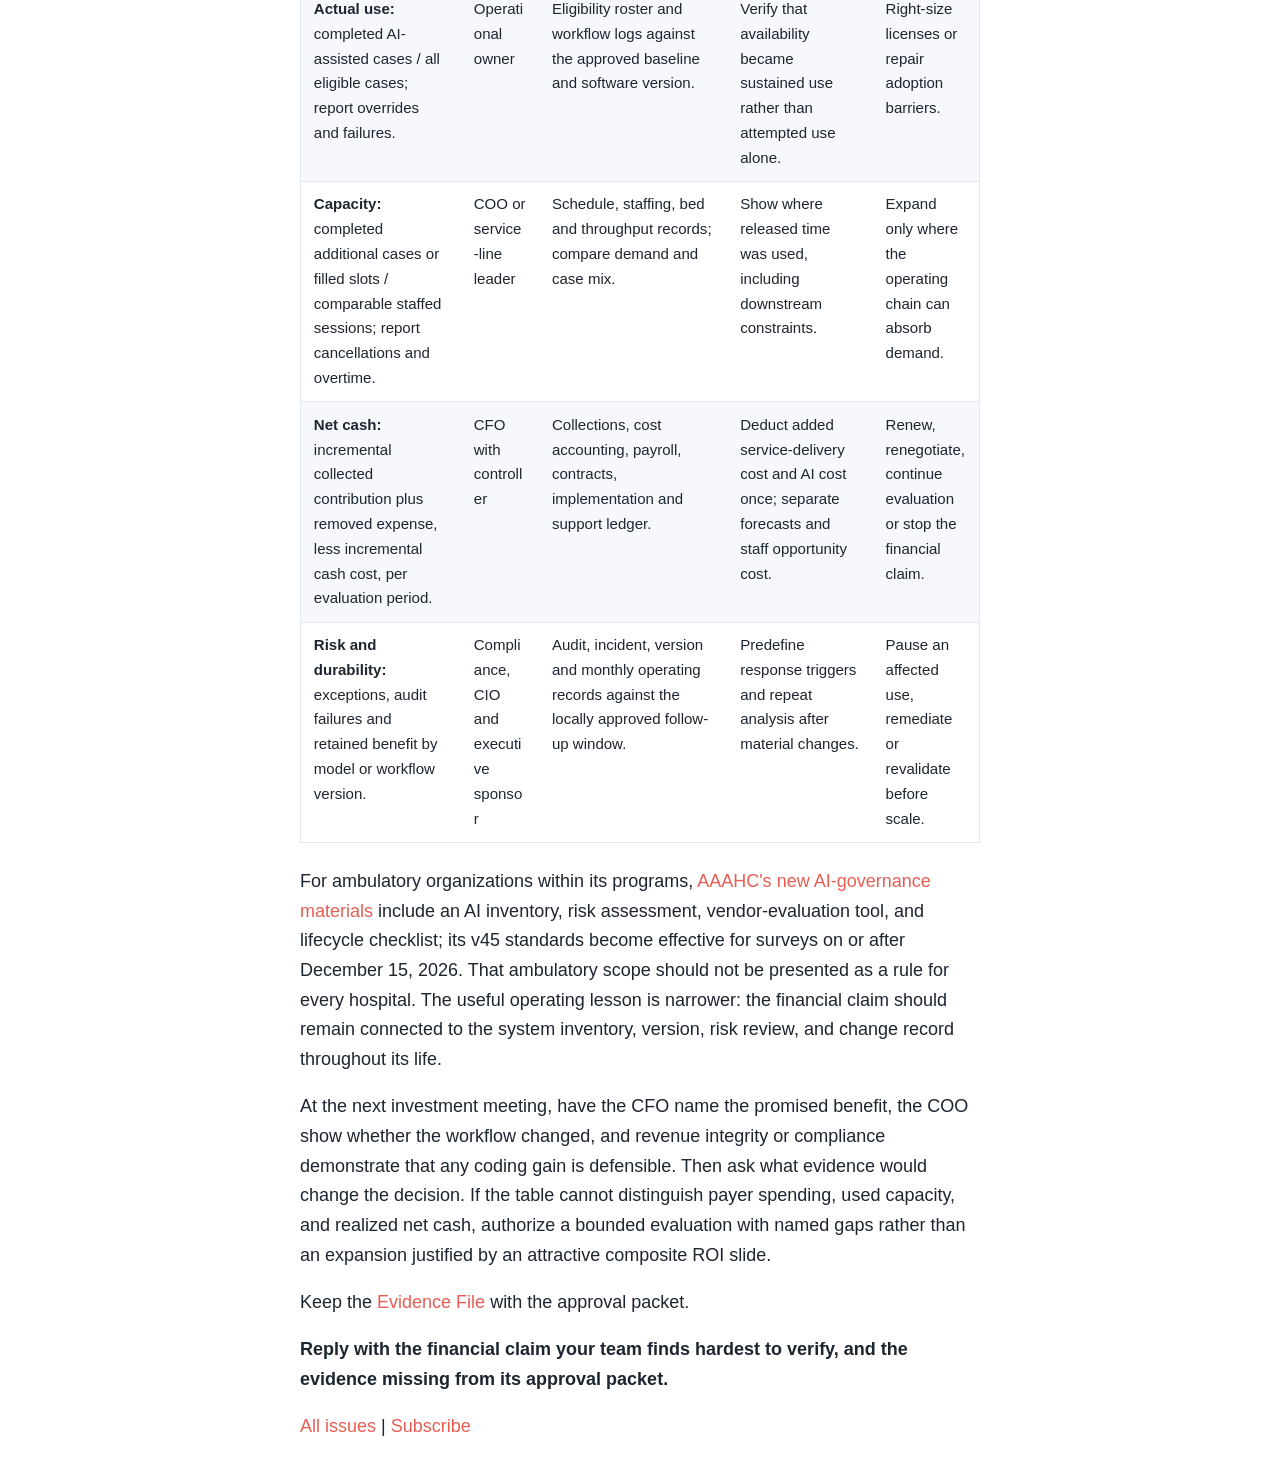
<file: issues/05-ai-financial-outcome-proof/index.html>
<!doctype html><html lang="en"><head><meta charSet="utf-8"/><meta name="viewport" content="width=device-width, initial-scale=1"/><link rel="preload" as="image" href="../../assets/alhq-logo.png"/><title>When AI Changes Hospital Billing, Can You Defend the Financial Result? | Healthcare AI Ops &amp; Oversight</title><meta name="description" content="A $942 million payer estimate and an offline OR study show why a larger claim, available capacity, and cash return require different proof."/><link rel="canonical" href="https://brief.alhq.io/issues/05-ai-financial-outcome-proof/"/><meta property="og:title" content="When AI Changes Hospital Billing, Can You Defend the Financial Result?"/><meta property="og:url" content="https://brief.alhq.io/issues/05-ai-financial-outcome-proof/"/><meta property="og:image" content="https://brief.alhq.io/assets/alhq-logo.png"/><meta name="twitter:card" content="summary"/><link rel="stylesheet" href="../../assets/style.css"/><style>body{overflow-wrap:anywhere}h1,h2,h3{letter-spacing:0}.table-wrap{overflow:auto}table{min-width:640px}@media(max-width:640px){.issue-head h1{font-size:1.65rem}}</style><script type="application/ld+json">{"@context":"https://schema.org","@type":"Article","headline":"When AI Changes Hospital Billing, Can You Defend the Financial Result?","description":"A $942 million payer estimate and an offline OR study show why a larger claim, available capacity, and cash return require different proof.","datePublished":"2026-10-05","url":"https://brief.alhq.io/issues/05-ai-financial-outcome-proof/","mainEntityOfPage":"https://brief.alhq.io/issues/05-ai-financial-outcome-proof/","author":{"@type":"Organization","name":"Augmented Leadership HQ"},"publisher":{"@type":"Organization","name":"Augmented Leadership HQ"},"isPartOf":{"@type":"Blog","name":"Healthcare AI Ops & Oversight","@id":"https://brief.alhq.io/"}}</script></head><body><a class="skip-link" href="#content">Skip to content</a><header class="masthead"><div class="masthead-inner"><a href="/"><img class="masthead-logo" src="../../assets/alhq-logo.png" alt="Augmented Leadership HQ"/></a><div class="masthead-text"><p class="masthead-title">Healthcare AI Ops &amp; Oversight</p><p class="masthead-tagline">The executive brief on AI in healthcare operations.</p></div></div></header><main id="content"><article><header class="issue-head"><h1>When AI Changes Hospital Billing, Can You Defend the Financial Result?</h1><p class="standfirst"></p><div class="byline"><img class="byline-logo" src="../../assets/alhq-logo.png" alt="ALHQ"/><div class="byline-meta"><span class="byline-name">Augmented Leadership HQ</span><time class="byline-date" dateTime="2026-10-05">2026-10-05</time></div></div></header><div class="issue-body"><p>The Blue Cross Blue Shield Association <a href="https://www.bcbs.com/about-us/association-news/bcbsa-analysis-ai-coding-tools-affects-healthcare-costs" node="[object Object]" rel="noreferrer">estimates</a> that a rise in higher-complexity hospital coding added $942 million to spending by BCBS companies from 2023 through 2025. About 70%, or more than $650 million, was tied to secondary diagnoses. BCBSA says the coding shift was not matched by evidence of changed treatment in the pattern it examined.</p>
<p>That is a payer finding about spending, not a finding that AI caused $942 million in costs or that every added diagnosis was improper. The public release does not provide the full denominator or a causal design. But it puts a sharp question in front of hospital CFOs and revenue-integrity leaders: if an AI-assisted workflow changes reimbursement, can you reconstruct why each material change is clinically supported, contractually defensible, and durable after denials and appeals?</p>
<p>A higher allowed amount is not the same thing as collected contribution. A shorter modeled OR wait is not the same thing as a completed additional case. Released staff time is not the same thing as reduced payroll. Before the next renewal or expansion decision, ask which of these outcomes the business case actually promises.</p>
<h3>The payer signal is a reason to audit, not a verdict</h3>
<p>BCBSA analyzed de-identified claims from its member companies and reported that more than 60% of hospital systems use AI-enabled coding tools. It described a pattern in major bowel procedures in which secondary diagnoses could move claims into higher-reimbursement categories without a corresponding treatment change in the claims data. Claims can show a coding and treatment pattern; they cannot, alone, settle the clinical support for every diagnosis.</p>
<p>A hospital should neither dismiss the finding nor book incremental reimbursement as clean AI return. Revenue integrity and compliance can draw a sample of AI-influenced claims, compare the source note and clinical facts with the final code, and follow each claim through payment, denial, appeal, or repayment. Break results out by diagnosis, service line, payer, tool version, and human-review path. A justified increase in coding specificity can be valuable if the code is supported and the resulting revenue survives review.</p>
<p>Do not use a before-and-after reimbursement chart as attribution. Case mix, volume, coding policy, contract rates, payer edits, and staffing may have changed in the same period. Record them beside the AI rollout and test plausible explanations before crediting the tool.</p>
<h3>The OR result is promising capacity, not cash</h3>
<p>A separate <a href="https://link.springer.com/article/10.1007/s10729-026-09790-6" node="[object Object]" rel="noreferrer">peer-reviewed OR scheduling study</a> combined distributions of surgery duration and postoperative length of stay with optimization. In an offline evaluation using historical data from three surgical platforms at one university health system, the model&#x27;s schedules had average waiting times 23%, 33%, and 66% lower than the historical schedules across the three use cases. The paper also reports utilization tradeoffs.</p>
<p>Those are counterfactual schedules. The paper did not show a live deployment that filled newly available slots, reduced paid labor, collected incremental revenue, or sustained performance after implementation. Its evaluation assumed the model-scheduled cases could proceed despite downstream constraints that were not fully observable in the historical data. The finding earns a local operational test, not a booked financial return.</p>
<p>For a COO, the capture chain matters. Did schedulers use the recommended plan? Were rooms, surgeons, recovery beds, and staff available together? Were additional cases actually completed, or did the same cases move earlier? Did cancellations, overtime, backlog, or access improve under comparable demand? For a CFO, additional completed cases count toward a cash case only when collections and the incremental cost of delivering them are reconciled. Released time may instead improve access or workforce conditions; label it accurately.</p>
<h3>Put the claim through four gates</h3>
<p>We recommend four local approval gates for any AI investment presented as a financial win. These are an editorial decision rule, not universal regulatory thresholds.</p>
<p><strong>Reconstruct:</strong> Fix the metric, denominator, baseline, observation window, source records, and model and workflow versions. Preserve the path from output to the final claim or completed service.</p>
<p><strong>Attribute:</strong> Compare with a credible baseline and document concurrent changes in case mix, demand, staffing, policy, contract terms, and other technology. Mark any residual uncertainty instead of assigning every difference to AI.</p>
<p><strong>Capture and defend:</strong> For coding, confirm clinical support, human review, claim disposition, and payer response. For operations, confirm adoption and actual use of capacity. For cash, show collected contribution or removed expense, not a forecast multiplied by salary.</p>
<p><strong>Net and sustain:</strong> Include subscription, implementation, integration, training, review, monitoring, exception handling, and remediation. Recheck after material workflow or model changes. A gross gain before those costs is not net return.</p>
<h3>Take this <a href="https://brief.alhq.io/assets/ai-financial-outcome-decision-workbook.pdf" node="[object Object]" rel="noreferrer">financial-outcome table</a> to the approval meeting</h3>
<p>Use a row for each benefit claimed in the vendor or internal business case. Agree on the local comparison period and escalation criteria before reading results. An empty evidence cell leaves that claim unproven.</p>
<div class="table-wrap"><table node="[object Object]"><thead><tr><th>Claim and denominator</th><th>Accountable owner</th><th>Evidence and comparison</th><th>Capture or control test</th><th>Decision use</th></tr></thead><tbody><tr><td><strong>Coding change:</strong> supported higher-severity claims / eligible claims; show denial and appeal counts separately.</td><td>Revenue integrity with compliance</td><td>Source note, clinical record, tool suggestion, reviewer action, final claim and payment; compare like service lines, payers, policy and tool versions.</td><td>Audit a locally specified sample for clinical support and trace paid, denied, appealed and repaid amounts.</td><td>Continue, narrow, remediate or pause the affected coding workflow.</td></tr><tr><td><strong>Actual use:</strong> completed AI-assisted cases / all eligible cases; report overrides and failures.</td><td>Operational owner</td><td>Eligibility roster and workflow logs against the approved baseline and software version.</td><td>Verify that availability became sustained use rather than attempted use alone.</td><td>Right-size licenses or repair adoption barriers.</td></tr><tr><td><strong>Capacity:</strong> completed additional cases or filled slots / comparable staffed sessions; report cancellations and overtime.</td><td>COO or service-line leader</td><td>Schedule, staffing, bed and throughput records; compare demand and case mix.</td><td>Show where released time was used, including downstream constraints.</td><td>Expand only where the operating chain can absorb demand.</td></tr><tr><td><strong>Net cash:</strong> incremental collected contribution plus removed expense, less incremental cash cost, per evaluation period.</td><td>CFO with controller</td><td>Collections, cost accounting, payroll, contracts, implementation and support ledger.</td><td>Deduct added service-delivery cost and AI cost once; separate forecasts and staff opportunity cost.</td><td>Renew, renegotiate, continue evaluation or stop the financial claim.</td></tr><tr><td><strong>Risk and durability:</strong> exceptions, audit failures and retained benefit by model or workflow version.</td><td>Compliance, CIO and executive sponsor</td><td>Audit, incident, version and monthly operating records against the locally approved follow-up window.</td><td>Predefine response triggers and repeat analysis after material changes.</td><td>Pause an affected use, remediate or revalidate before scale.</td></tr></tbody></table></div>
<p>For ambulatory organizations within its programs, <a href="https://www.aaahc.org/news/september-2026-triangle-times-today/" node="[object Object]" rel="noreferrer">AAAHC&#x27;s new AI-governance materials</a> include an AI inventory, risk assessment, vendor-evaluation tool, and lifecycle checklist; its v45 standards become effective for surveys on or after December 15, 2026. That ambulatory scope should not be presented as a rule for every hospital. The useful operating lesson is narrower: the financial claim should remain connected to the system inventory, version, risk review, and change record throughout its life.</p>
<p>At the next investment meeting, have the CFO name the promised benefit, the COO show whether the workflow changed, and revenue integrity or compliance demonstrate that any coding gain is defensible. Then ask what evidence would change the decision. If the table cannot distinguish payer spending, used capacity, and realized net cash, authorize a bounded evaluation with named gaps rather than an expansion justified by an attractive composite ROI slide.</p>
<p>Keep the <a href="https://brief.alhq.io/assets/ai-financial-outcome-evidence-file.pdf" node="[object Object]" rel="noreferrer">Evidence File</a> with the approval packet.</p>
<p><strong>Reply with the financial claim your team finds hardest to verify, and the evidence missing from its approval packet.</strong></p></div><nav><a href="/">All issues</a> | <a href="https://newsletter.alhq.io/subscribe">Subscribe</a></nav></article></main></body></html>
</file>
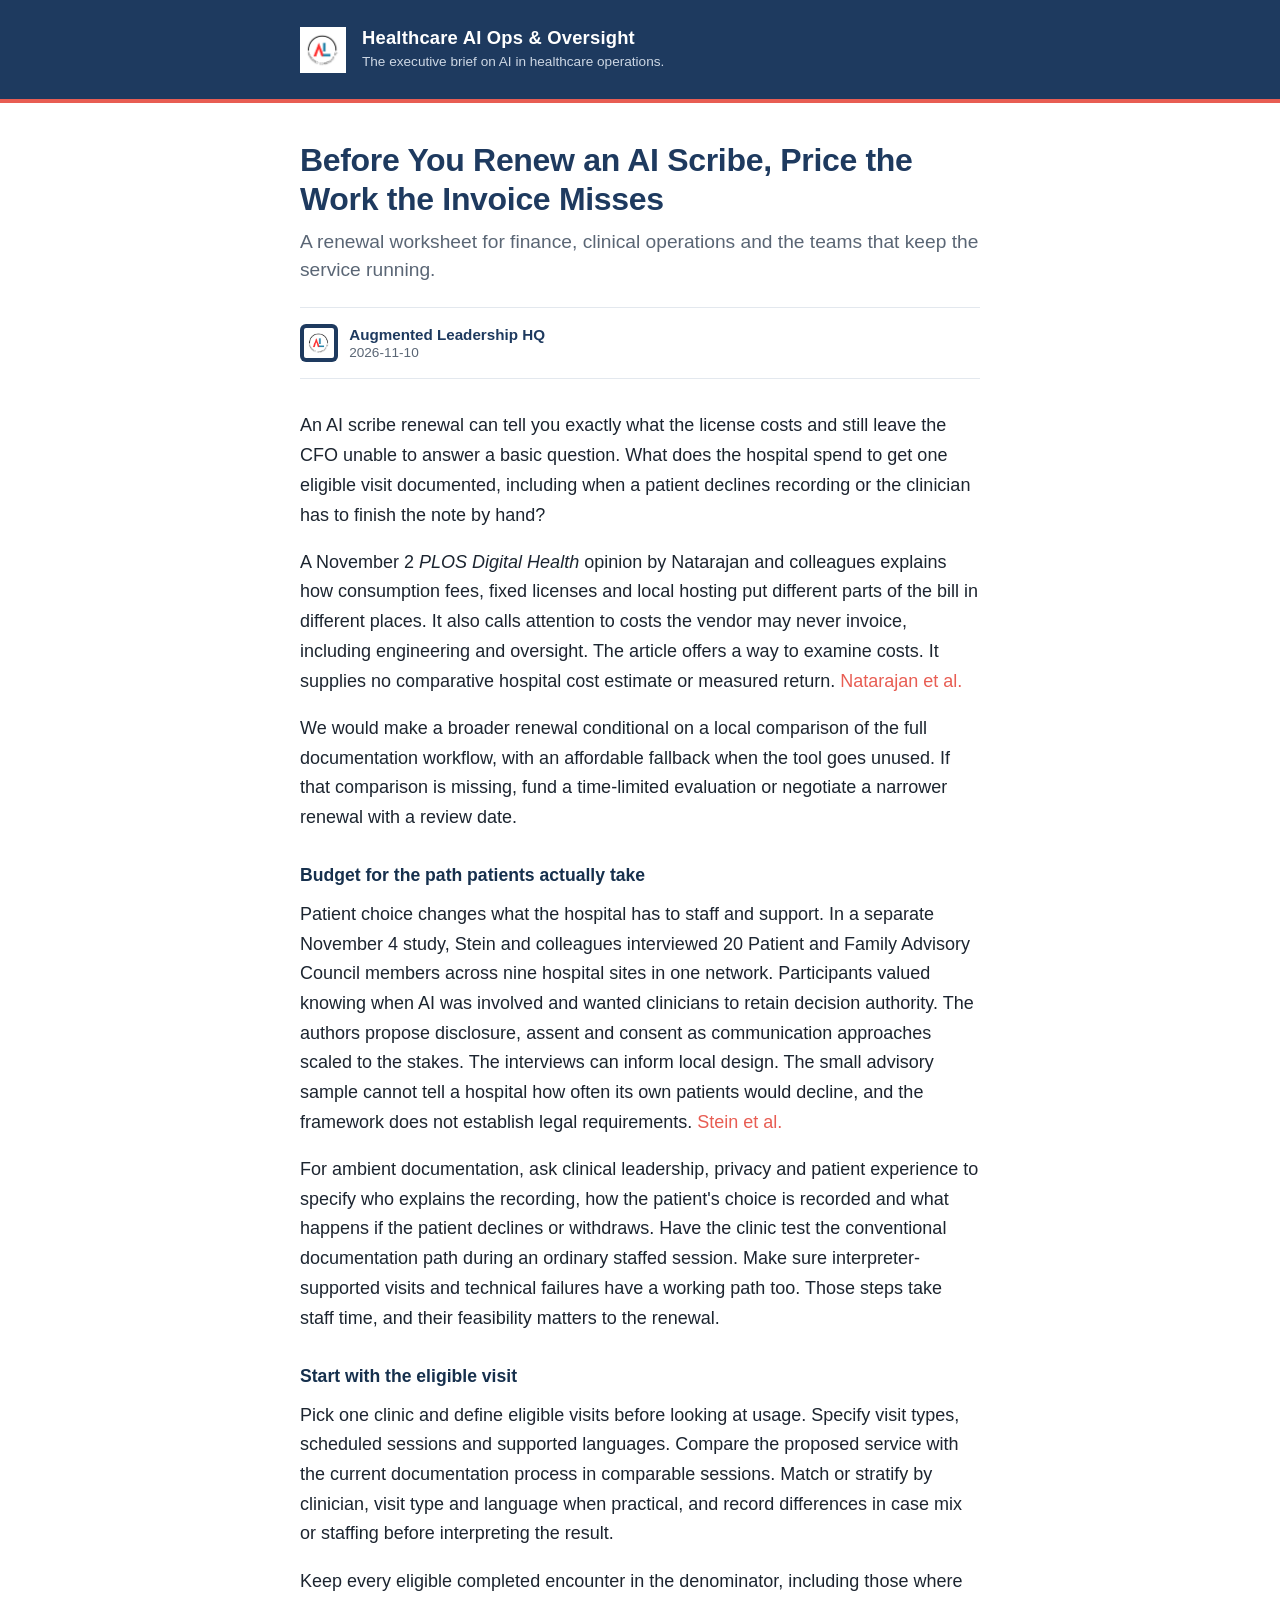
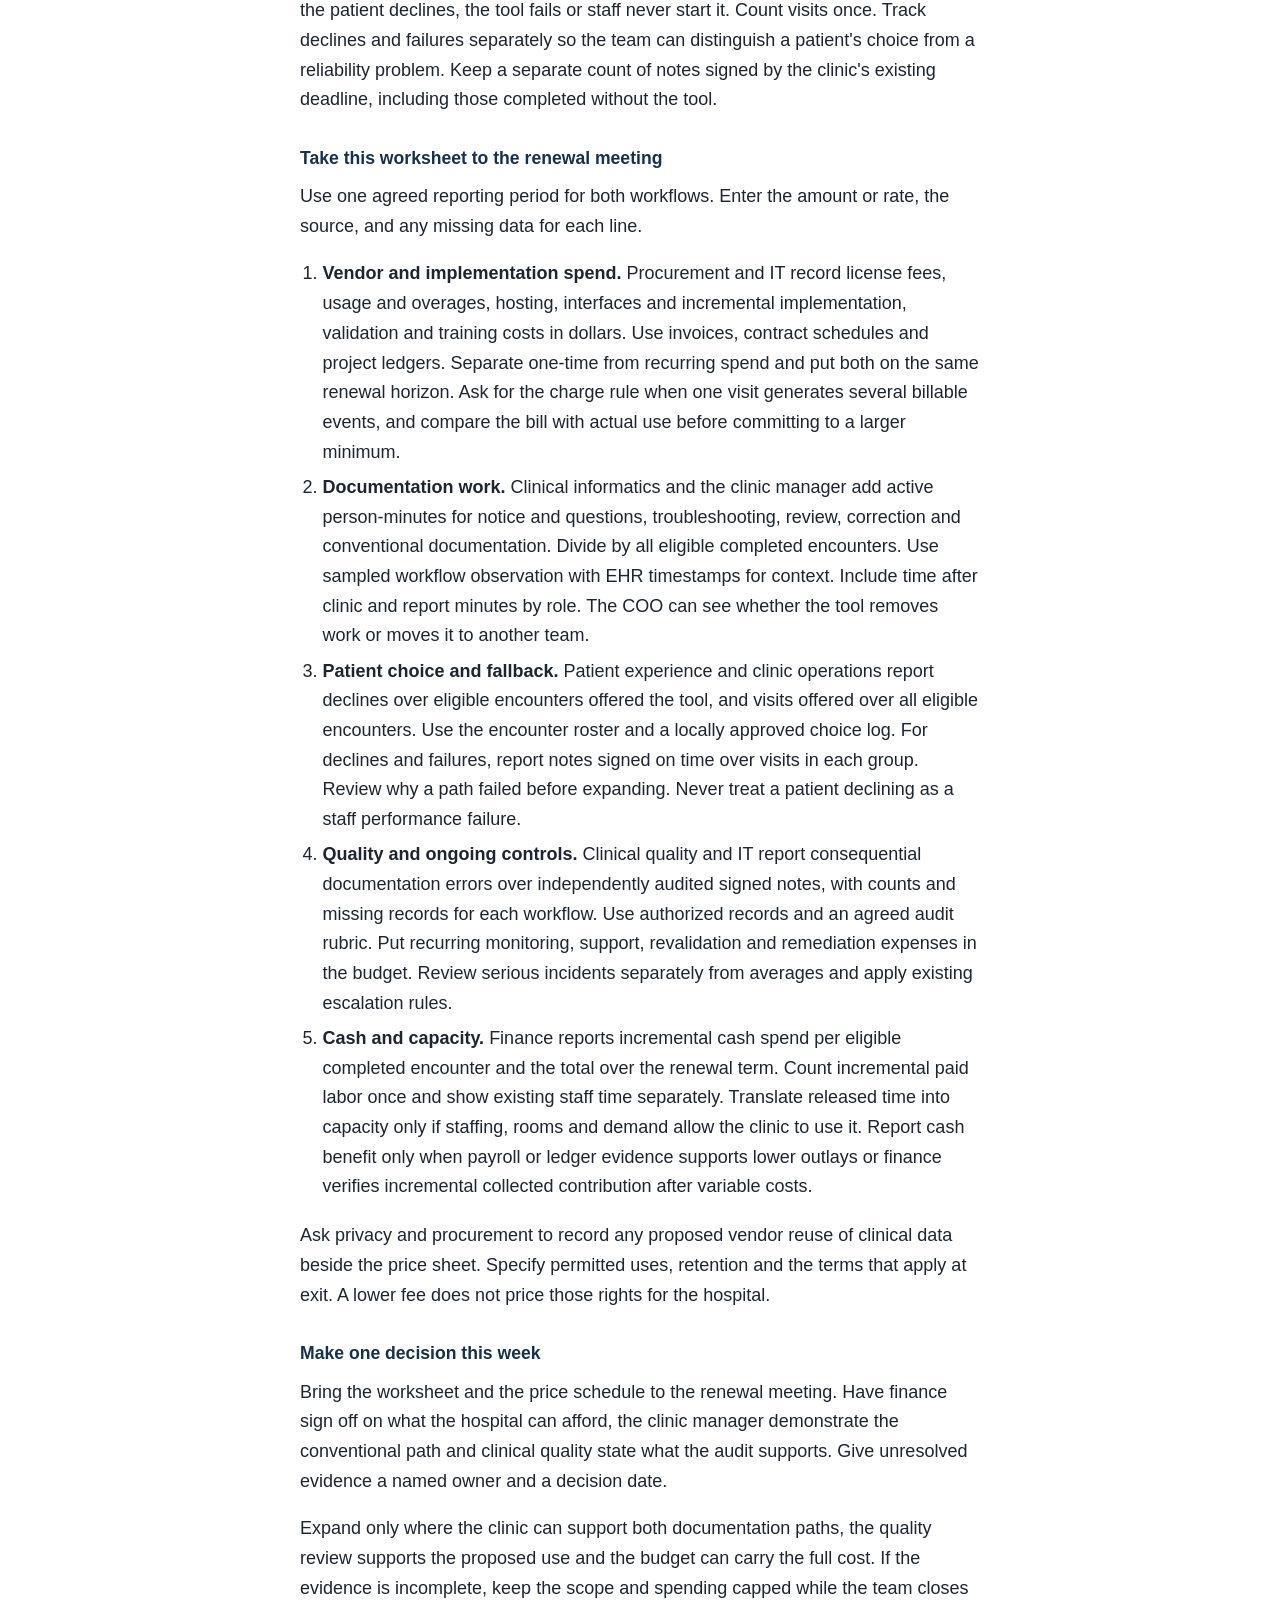
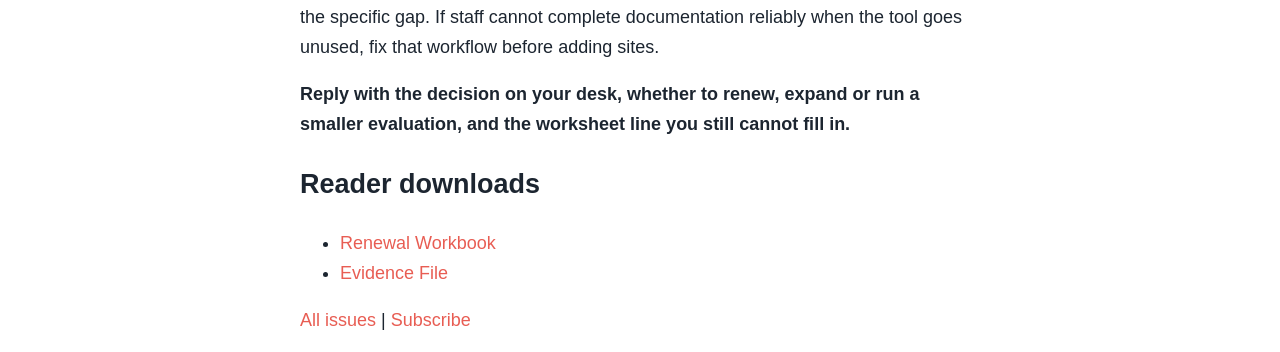
<file: issues/before-you-renew-an-ai-scribe-price-the-work-the-invoice-misses/index.html>
<!doctype html><html lang="en"><head><meta charSet="utf-8"/><meta name="viewport" content="width=device-width, initial-scale=1"/><link rel="preload" as="image" href="../../assets/alhq-logo.png"/><title>Before You Renew an AI Scribe, Price the Work the Invoice Misses | Healthcare AI Ops &amp; Oversight</title><meta name="description" content="A renewal worksheet for finance, clinical operations and the teams that keep the service running."/><link rel="canonical" href="https://brief.alhq.io/issues/before-you-renew-an-ai-scribe-price-the-work-the-invoice-misses/"/><meta property="og:title" content="Before You Renew an AI Scribe, Price the Work the Invoice Misses"/><meta property="og:url" content="https://brief.alhq.io/issues/before-you-renew-an-ai-scribe-price-the-work-the-invoice-misses/"/><meta property="og:image" content="https://brief.alhq.io/assets/alhq-logo.png"/><meta name="twitter:card" content="summary"/><link rel="stylesheet" href="../../assets/style.css"/><style>body{overflow-wrap:anywhere}h1,h2,h3{letter-spacing:0}.table-wrap{overflow:auto}table{min-width:640px}@media(max-width:640px){.issue-head h1{font-size:1.65rem}}</style><script type="application/ld+json">{"@context":"https://schema.org","@type":"Article","headline":"Before You Renew an AI Scribe, Price the Work the Invoice Misses","description":"A renewal worksheet for finance, clinical operations and the teams that keep the service running.","datePublished":"2026-11-10","url":"https://brief.alhq.io/issues/before-you-renew-an-ai-scribe-price-the-work-the-invoice-misses/","mainEntityOfPage":"https://brief.alhq.io/issues/before-you-renew-an-ai-scribe-price-the-work-the-invoice-misses/","author":{"@type":"Organization","name":"Augmented Leadership HQ"},"publisher":{"@type":"Organization","name":"Augmented Leadership HQ"},"isPartOf":{"@type":"Blog","name":"Healthcare AI Ops & Oversight","@id":"https://brief.alhq.io/"}}</script></head><body><a class="skip-link" href="#content">Skip to content</a><header class="masthead"><div class="masthead-inner"><a href="/"><img class="masthead-logo" src="../../assets/alhq-logo.png" alt="Augmented Leadership HQ"/></a><div class="masthead-text"><p class="masthead-title">Healthcare AI Ops &amp; Oversight</p><p class="masthead-tagline">The executive brief on AI in healthcare operations.</p></div></div></header><main id="content"><article><header class="issue-head"><h1>Before You Renew an AI Scribe, Price the Work the Invoice Misses</h1><p class="standfirst">A renewal worksheet for finance, clinical operations and the teams that keep the service running.</p><div class="byline"><img class="byline-logo" src="../../assets/alhq-logo.png" alt="ALHQ"/><div class="byline-meta"><span class="byline-name">Augmented Leadership HQ</span><time class="byline-date" dateTime="2026-11-10">2026-11-10</time></div></div></header><div class="issue-body"><p>An AI scribe renewal can tell you exactly what the license costs and still leave the CFO unable to answer a basic question. What does the hospital spend to get one eligible visit documented, including when a patient declines recording or the clinician has to finish the note by hand?</p>
<p>A November 2 <em>PLOS Digital Health</em> opinion by Natarajan and colleagues explains how consumption fees, fixed licenses and local hosting put different parts of the bill in different places. It also calls attention to costs the vendor may never invoice, including engineering and oversight. The article offers a way to examine costs. It supplies no comparative hospital cost estimate or measured return. <a href="https://journals.plos.org/digitalhealth/article?id=10.1371/journal.pdig.0001814" node="[object Object]" rel="noreferrer">Natarajan et al.</a></p>
<p>We would make a broader renewal conditional on a local comparison of the full documentation workflow, with an affordable fallback when the tool goes unused. If that comparison is missing, fund a time-limited evaluation or negotiate a narrower renewal with a review date.</p>
<h3>Budget for the path patients actually take</h3>
<p>Patient choice changes what the hospital has to staff and support. In a separate November 4 study, Stein and colleagues interviewed 20 Patient and Family Advisory Council members across nine hospital sites in one network. Participants valued knowing when AI was involved and wanted clinicians to retain decision authority. The authors propose disclosure, assent and consent as communication approaches scaled to the stakes. The interviews can inform local design. The small advisory sample cannot tell a hospital how often its own patients would decline, and the framework does not establish legal requirements. <a href="https://journals.plos.org/digitalhealth/article?id=10.1371/journal.pdig.0001816" node="[object Object]" rel="noreferrer">Stein et al.</a></p>
<p>For ambient documentation, ask clinical leadership, privacy and patient experience to specify who explains the recording, how the patient&#x27;s choice is recorded and what happens if the patient declines or withdraws. Have the clinic test the conventional documentation path during an ordinary staffed session. Make sure interpreter-supported visits and technical failures have a working path too. Those steps take staff time, and their feasibility matters to the renewal.</p>
<h3>Start with the eligible visit</h3>
<p>Pick one clinic and define eligible visits before looking at usage. Specify visit types, scheduled sessions and supported languages. Compare the proposed service with the current documentation process in comparable sessions. Match or stratify by clinician, visit type and language when practical, and record differences in case mix or staffing before interpreting the result.</p>
<p>Keep every eligible completed encounter in the denominator, including those where the patient declines, the tool fails or staff never start it. Count visits once. Track declines and failures separately so the team can distinguish a patient&#x27;s choice from a reliability problem. Keep a separate count of notes signed by the clinic&#x27;s existing deadline, including those completed without the tool.</p>
<h3>Take this worksheet to the renewal meeting</h3>
<p>Use one agreed reporting period for both workflows. Enter the amount or rate, the source, and any missing data for each line.</p>
<ol>
<li><strong>Vendor and implementation spend.</strong> Procurement and IT record license fees, usage and overages, hosting, interfaces and incremental implementation, validation and training costs in dollars. Use invoices, contract schedules and project ledgers. Separate one-time from recurring spend and put both on the same renewal horizon. Ask for the charge rule when one visit generates several billable events, and compare the bill with actual use before committing to a larger minimum.</li>
<li><strong>Documentation work.</strong> Clinical informatics and the clinic manager add active person-minutes for notice and questions, troubleshooting, review, correction and conventional documentation. Divide by all eligible completed encounters. Use sampled workflow observation with EHR timestamps for context. Include time after clinic and report minutes by role. The COO can see whether the tool removes work or moves it to another team.</li>
<li><strong>Patient choice and fallback.</strong> Patient experience and clinic operations report declines over eligible encounters offered the tool, and visits offered over all eligible encounters. Use the encounter roster and a locally approved choice log. For declines and failures, report notes signed on time over visits in each group. Review why a path failed before expanding. Never treat a patient declining as a staff performance failure.</li>
<li><strong>Quality and ongoing controls.</strong> Clinical quality and IT report consequential documentation errors over independently audited signed notes, with counts and missing records for each workflow. Use authorized records and an agreed audit rubric. Put recurring monitoring, support, revalidation and remediation expenses in the budget. Review serious incidents separately from averages and apply existing escalation rules.</li>
<li><strong>Cash and capacity.</strong> Finance reports incremental cash spend per eligible completed encounter and the total over the renewal term. Count incremental paid labor once and show existing staff time separately. Translate released time into capacity only if staffing, rooms and demand allow the clinic to use it. Report cash benefit only when payroll or ledger evidence supports lower outlays or finance verifies incremental collected contribution after variable costs.</li>
</ol>
<p>Ask privacy and procurement to record any proposed vendor reuse of clinical data beside the price sheet. Specify permitted uses, retention and the terms that apply at exit. A lower fee does not price those rights for the hospital.</p>
<h3>Make one decision this week</h3>
<p>Bring the worksheet and the price schedule to the renewal meeting. Have finance sign off on what the hospital can afford, the clinic manager demonstrate the conventional path and clinical quality state what the audit supports. Give unresolved evidence a named owner and a decision date.</p>
<p>Expand only where the clinic can support both documentation paths, the quality review supports the proposed use and the budget can carry the full cost. If the evidence is incomplete, keep the scope and spending capped while the team closes the specific gap. If staff cannot complete documentation reliably when the tool goes unused, fix that workflow before adding sites.</p>
<p><strong>Reply with the decision on your desk, whether to renew, expand or run a smaller evaluation, and the worksheet line you still cannot fill in.</strong></p></div><aside class="reader-downloads" aria-label="Reader downloads"><h2>Reader downloads</h2><ul><li><a href="https://brief.alhq.io/assets/ai-scribe-renewal-workbook.pdf">Renewal Workbook</a></li><li><a href="https://brief.alhq.io/assets/ai-scribe-renewal-evidence-file.pdf">Evidence File</a></li></ul></aside><nav><a href="/">All issues</a> | <a href="https://newsletter.alhq.io/subscribe">Subscribe</a></nav></article></main></body></html>
</file>
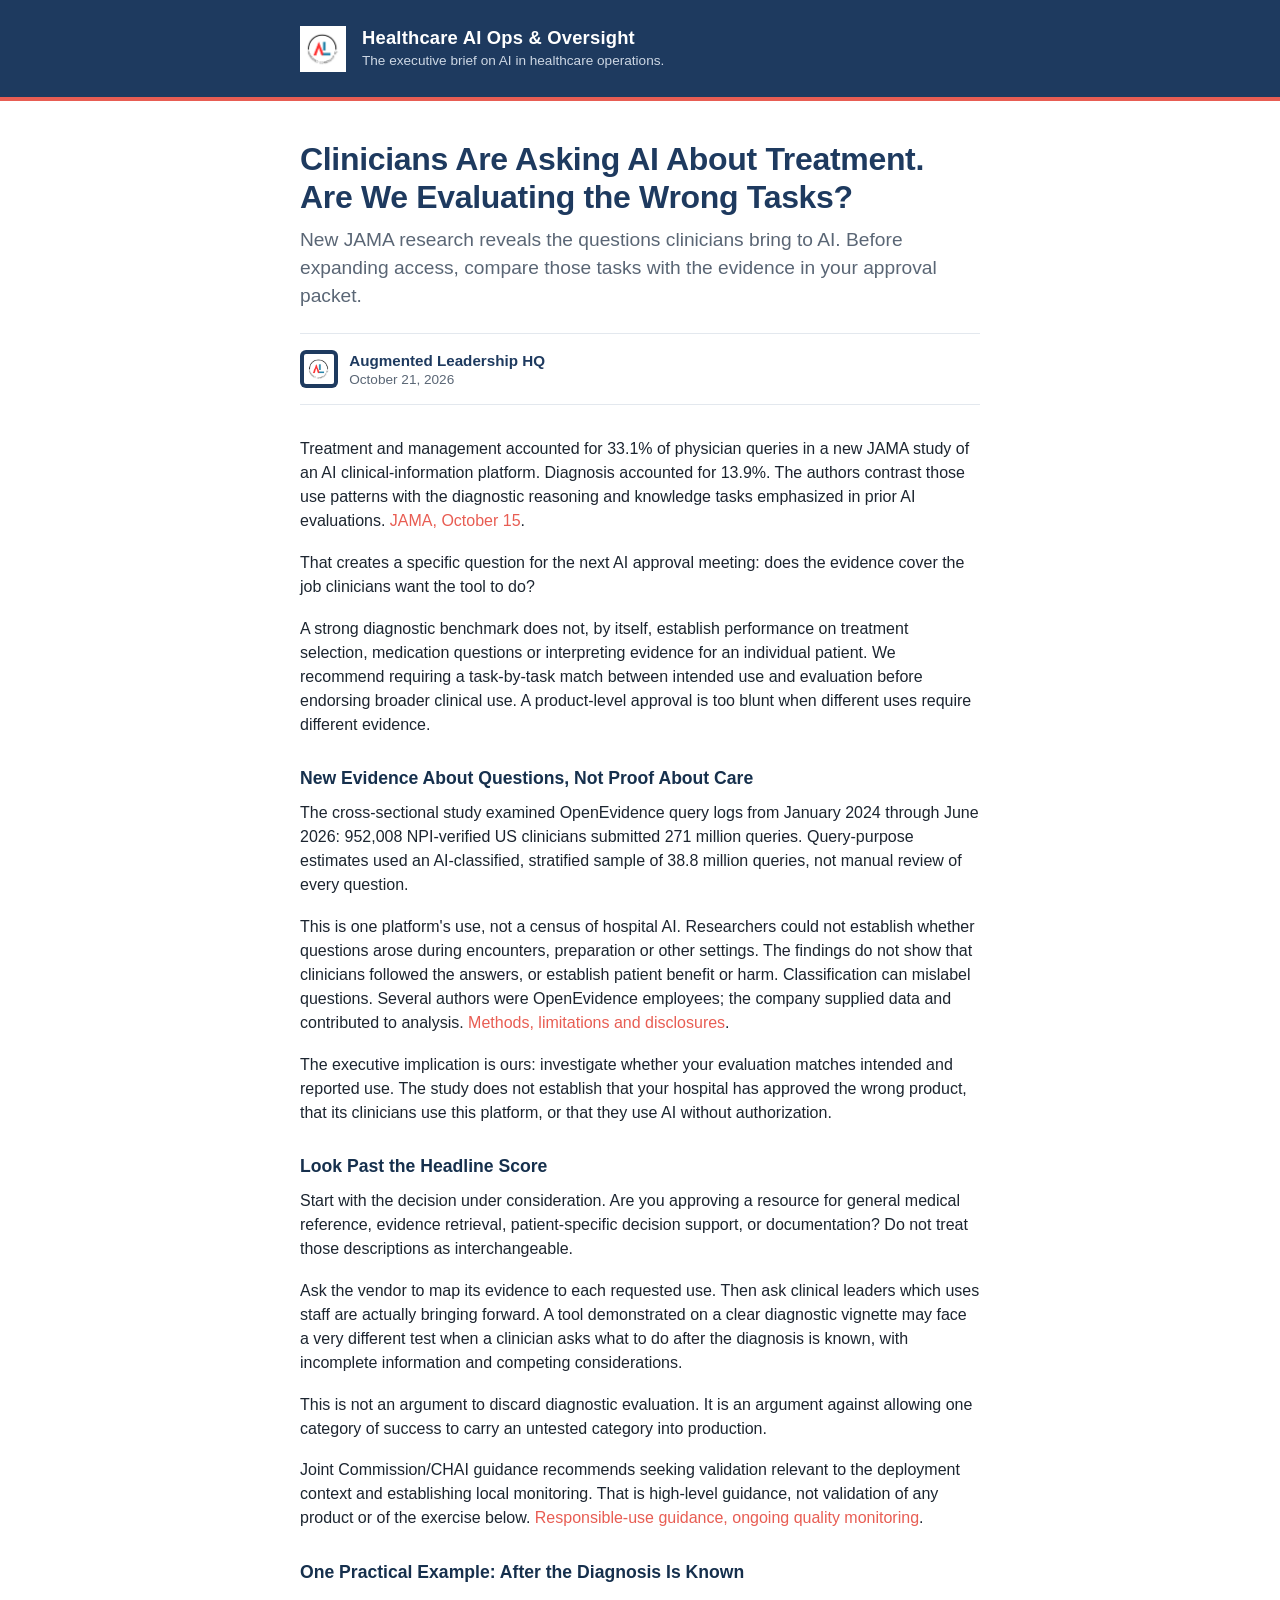
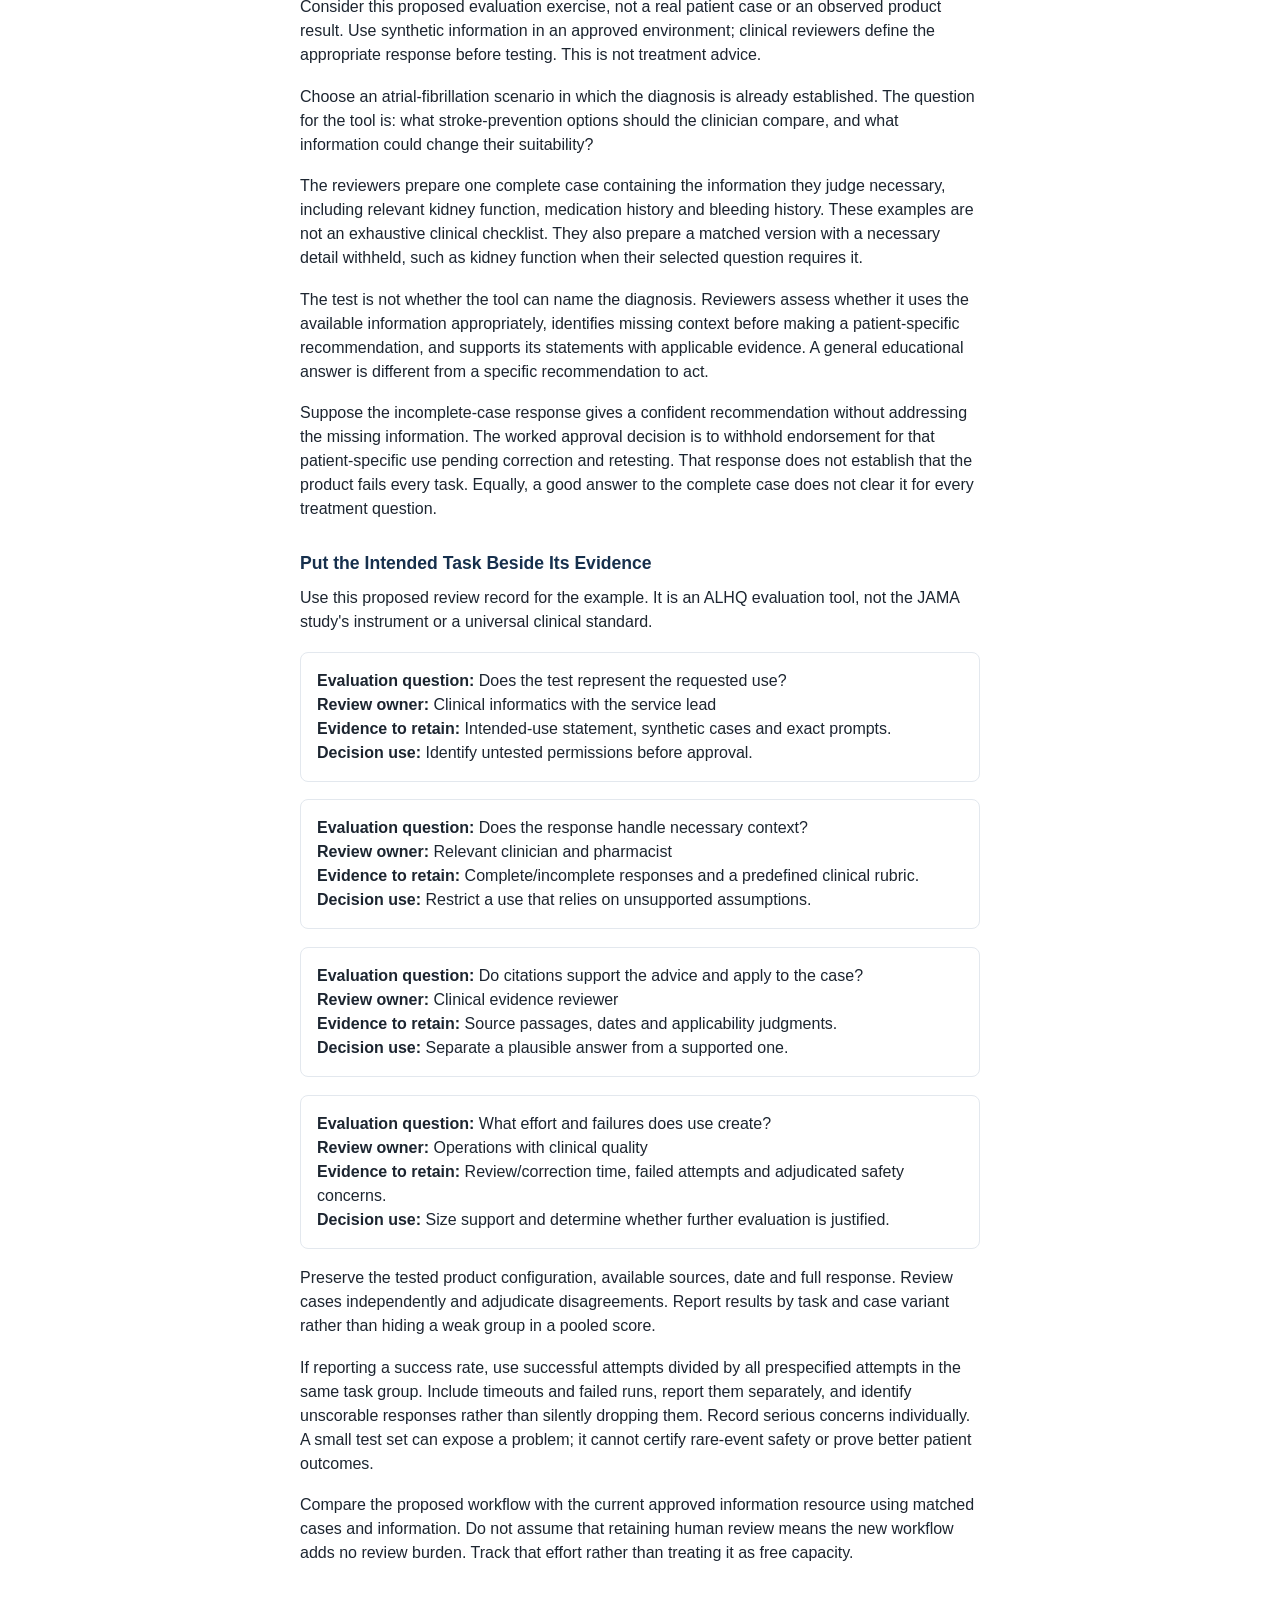
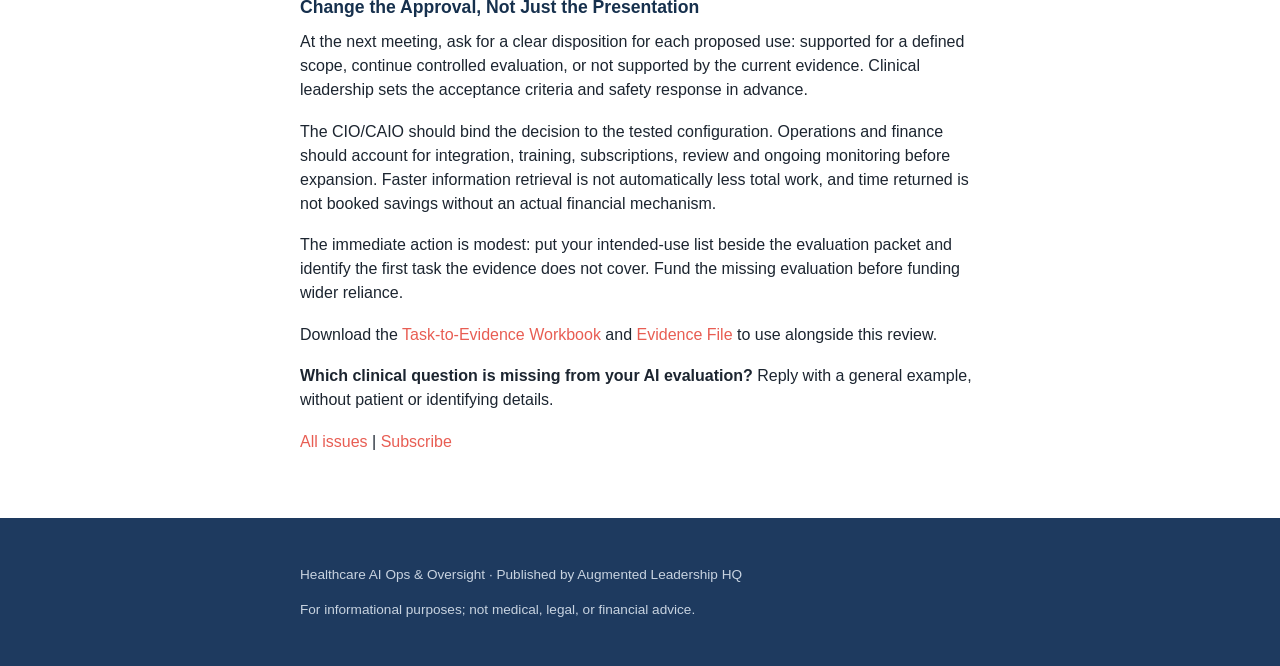
<file: issues/clinical-ai-evaluation-gap/index.html>
<!doctype html><html lang="en-US"><head><meta charset="utf-8"><meta name="viewport" content="width=device-width,initial-scale=1"><title>Clinicians Are Asking AI About Treatment. Are We Evaluating the Wrong Tasks? | Healthcare AI Ops &amp; Oversight</title><meta name="description" content="New JAMA research reveals the questions clinicians bring to AI. Before expanding access, compare those tasks with the evidence in your approval packet."><link rel="canonical" href="https://brief.alhq.io/issues/clinical-ai-evaluation-gap/"><meta property="og:type" content="article"><meta property="og:title" content="Clinicians Are Asking AI About Treatment. Are We Evaluating the Wrong Tasks?"><meta property="og:description" content="New JAMA research reveals the questions clinicians bring to AI. Before expanding access, compare those tasks with the evidence in your approval packet."><meta property="og:url" content="https://brief.alhq.io/issues/clinical-ai-evaluation-gap/"><meta property="og:image" content="https://brief.alhq.io/assets/alhq-logo.png"><link rel="stylesheet" href="/assets/style.css"><style>body{overflow-wrap:anywhere;font-size:16px;line-height:1.5}h1,h2,h3{letter-spacing:0}.review-record{padding:1rem;border:1px solid #e3e8ee;border-radius:8px}.issue-body a{overflow-wrap:anywhere}@media(max-width:600px){body{font-size:16px;line-height:1.5}}</style><script type="application/ld+json">{"@context":"https://schema.org","@type":"Article","headline":"Clinicians Are Asking AI About Treatment. Are We Evaluating the Wrong Tasks?","description":"New JAMA research reveals the questions clinicians bring to AI. Before expanding access, compare those tasks with the evidence in your approval packet.","datePublished":"2026-10-21T12:00:00-04:00","dateModified":"2026-10-21T12:00:00-04:00","url":"https://brief.alhq.io/issues/clinical-ai-evaluation-gap/","mainEntityOfPage":"https://brief.alhq.io/issues/clinical-ai-evaluation-gap/","author":{"@type":"Organization","name":"Augmented Leadership HQ"},"publisher":{"@type":"Organization","name":"Augmented Leadership HQ"},"image":"https://brief.alhq.io/assets/alhq-logo.png"}</script></head><body><a class="skip-link" href="#main">Skip to content</a><header class="masthead"><div class="masthead-inner"><a href="/"><img class="masthead-logo" src="/assets/alhq-logo.png" alt="Augmented Leadership HQ"></a><div class="masthead-text"><p class="masthead-title">Healthcare AI Ops &amp; Oversight</p><p class="masthead-tagline">The executive brief on AI in healthcare operations.</p></div></div></header><main id="main"><article><header class="issue-head"><h1>Clinicians Are Asking AI About Treatment. Are We Evaluating the Wrong Tasks?</h1><p class="standfirst">New JAMA research reveals the questions clinicians bring to AI. Before expanding access, compare those tasks with the evidence in your approval packet.</p><div class="byline"><img class="byline-logo" src="/assets/alhq-logo.png" alt="ALHQ"><div class="byline-meta"><span class="byline-name">Augmented Leadership HQ</span><time class="byline-date" datetime="2026-10-21T12:00:00-04:00">October 21, 2026</time></div></div></header><div class="issue-body"><p>Treatment and management accounted for 33.1% of physician queries in a new JAMA study of an AI clinical-information platform. Diagnosis accounted for 13.9%. The authors contrast those use patterns with the diagnostic reasoning and knowledge tasks emphasized in prior AI evaluations. <a href="https://jamanetwork.com/journals/jama/fullarticle/2855491">JAMA, October 15</a>.</p>
<p>That creates a specific question for the next AI approval meeting: does the evidence cover the job clinicians want the tool to do?</p>
<p>A strong diagnostic benchmark does not, by itself, establish performance on treatment selection, medication questions or interpreting evidence for an individual patient. We recommend requiring a task-by-task match between intended use and evaluation before endorsing broader clinical use. A product-level approval is too blunt when different uses require different evidence.</p>
<h3>New Evidence About Questions, Not Proof About Care</h3>
<p>The cross-sectional study examined OpenEvidence query logs from January 2024 through June 2026: 952,008 NPI-verified US clinicians submitted 271 million queries. Query-purpose estimates used an AI-classified, stratified sample of 38.8 million queries, not manual review of every question.</p>
<p>This is one platform&#x27;s use, not a census of hospital AI. Researchers could not establish whether questions arose during encounters, preparation or other settings. The findings do not show that clinicians followed the answers, or establish patient benefit or harm. Classification can mislabel questions. Several authors were OpenEvidence employees; the company supplied data and contributed to analysis. <a href="https://jamanetwork.com/journals/jama/fullarticle/2855491">Methods, limitations and disclosures</a>.</p>
<p>The executive implication is ours: investigate whether your evaluation matches intended and reported use. The study does not establish that your hospital has approved the wrong product, that its clinicians use this platform, or that they use AI without authorization.</p>
<h3>Look Past the Headline Score</h3>
<p>Start with the decision under consideration. Are you approving a resource for general medical reference, evidence retrieval, patient-specific decision support, or documentation? Do not treat those descriptions as interchangeable.</p>
<p>Ask the vendor to map its evidence to each requested use. Then ask clinical leaders which uses staff are actually bringing forward. A tool demonstrated on a clear diagnostic vignette may face a very different test when a clinician asks what to do after the diagnosis is known, with incomplete information and competing considerations.</p>
<p>This is not an argument to discard diagnostic evaluation. It is an argument against allowing one category of success to carry an untested category into production.</p>
<p>Joint Commission/CHAI guidance recommends seeking validation relevant to the deployment context and establishing local monitoring. That is high-level guidance, not validation of any product or of the exercise below. <a href="https://digitalassets.jointcommission.org/api/public/content/dcfcf4f1a0cc45cdb526b3cb034c68c2">Responsible-use guidance, ongoing quality monitoring</a>.</p>
<h3>One Practical Example: After the Diagnosis Is Known</h3>
<p>Consider this proposed evaluation exercise, not a real patient case or an observed product result. Use synthetic information in an approved environment; clinical reviewers define the appropriate response before testing. This is not treatment advice.</p>
<p>Choose an atrial-fibrillation scenario in which the diagnosis is already established. The question for the tool is: what stroke-prevention options should the clinician compare, and what information could change their suitability?</p>
<p>The reviewers prepare one complete case containing the information they judge necessary, including relevant kidney function, medication history and bleeding history. These examples are not an exhaustive clinical checklist. They also prepare a matched version with a necessary detail withheld, such as kidney function when their selected question requires it.</p>
<p>The test is not whether the tool can name the diagnosis. Reviewers assess whether it uses the available information appropriately, identifies missing context before making a patient-specific recommendation, and supports its statements with applicable evidence. A general educational answer is different from a specific recommendation to act.</p>
<p>Suppose the incomplete-case response gives a confident recommendation without addressing the missing information. The worked approval decision is to withhold endorsement for that patient-specific use pending correction and retesting. That response does not establish that the product fails every task. Equally, a good answer to the complete case does not clear it for every treatment question.</p>
<h3>Put the Intended Task Beside Its Evidence</h3>
<p>Use this proposed review record for the example. It is an ALHQ evaluation tool, not the JAMA study&#x27;s instrument or a universal clinical standard.</p>
<div class="review-records"><p class="review-record"><strong>Evaluation question:</strong> Does the test represent the requested use?<br/><strong>Review owner:</strong> Clinical informatics with the service lead<br/><strong>Evidence to retain:</strong> Intended-use statement, synthetic cases and exact prompts.<br/><strong>Decision use:</strong> Identify untested permissions before approval.</p><p class="review-record"><strong>Evaluation question:</strong> Does the response handle necessary context?<br/><strong>Review owner:</strong> Relevant clinician and pharmacist<br/><strong>Evidence to retain:</strong> Complete/incomplete responses and a predefined clinical rubric.<br/><strong>Decision use:</strong> Restrict a use that relies on unsupported assumptions.</p><p class="review-record"><strong>Evaluation question:</strong> Do citations support the advice and apply to the case?<br/><strong>Review owner:</strong> Clinical evidence reviewer<br/><strong>Evidence to retain:</strong> Source passages, dates and applicability judgments.<br/><strong>Decision use:</strong> Separate a plausible answer from a supported one.</p><p class="review-record"><strong>Evaluation question:</strong> What effort and failures does use create?<br/><strong>Review owner:</strong> Operations with clinical quality<br/><strong>Evidence to retain:</strong> Review/correction time, failed attempts and adjudicated safety concerns.<br/><strong>Decision use:</strong> Size support and determine whether further evaluation is justified.</p></div>
<p>Preserve the tested product configuration, available sources, date and full response. Review cases independently and adjudicate disagreements. Report results by task and case variant rather than hiding a weak group in a pooled score.</p>
<p>If reporting a success rate, use successful attempts divided by all prespecified attempts in the same task group. Include timeouts and failed runs, report them separately, and identify unscorable responses rather than silently dropping them. Record serious concerns individually. A small test set can expose a problem; it cannot certify rare-event safety or prove better patient outcomes.</p>
<p>Compare the proposed workflow with the current approved information resource using matched cases and information. Do not assume that retaining human review means the new workflow adds no review burden. Track that effort rather than treating it as free capacity.</p>
<h3>Change the Approval, Not Just the Presentation</h3>
<p>At the next meeting, ask for a clear disposition for each proposed use: supported for a defined scope, continue controlled evaluation, or not supported by the current evidence. Clinical leadership sets the acceptance criteria and safety response in advance.</p>
<p>The CIO/CAIO should bind the decision to the tested configuration. Operations and finance should account for integration, training, subscriptions, review and ongoing monitoring before expansion. Faster information retrieval is not automatically less total work, and time returned is not booked savings without an actual financial mechanism.</p>
<p>The immediate action is modest: put your intended-use list beside the evaluation packet and identify the first task the evidence does not cover. Fund the missing evaluation before funding wider reliance.</p>
<p>Download the <a href="https://brief.alhq.io/assets/clinical-ai-task-evidence-workbook.pdf">Task-to-Evidence Workbook</a> and <a href="https://brief.alhq.io/assets/clinical-ai-task-evidence-file.pdf">Evidence File</a> to use alongside this review.</p>
<p><strong>Which clinical question is missing from your AI evaluation?</strong> Reply with a general example, without patient or identifying details.</p></div><nav><a href="/">All issues</a> | <a href="https://newsletter.alhq.io/subscribe">Subscribe</a></nav></article></main><footer class="site-footer"><div class="footer-inner"><p>Healthcare AI Ops &amp; Oversight · Published by Augmented Leadership HQ</p><p>For informational purposes; not medical, legal, or financial advice.</p></div></footer></body></html>
</file>
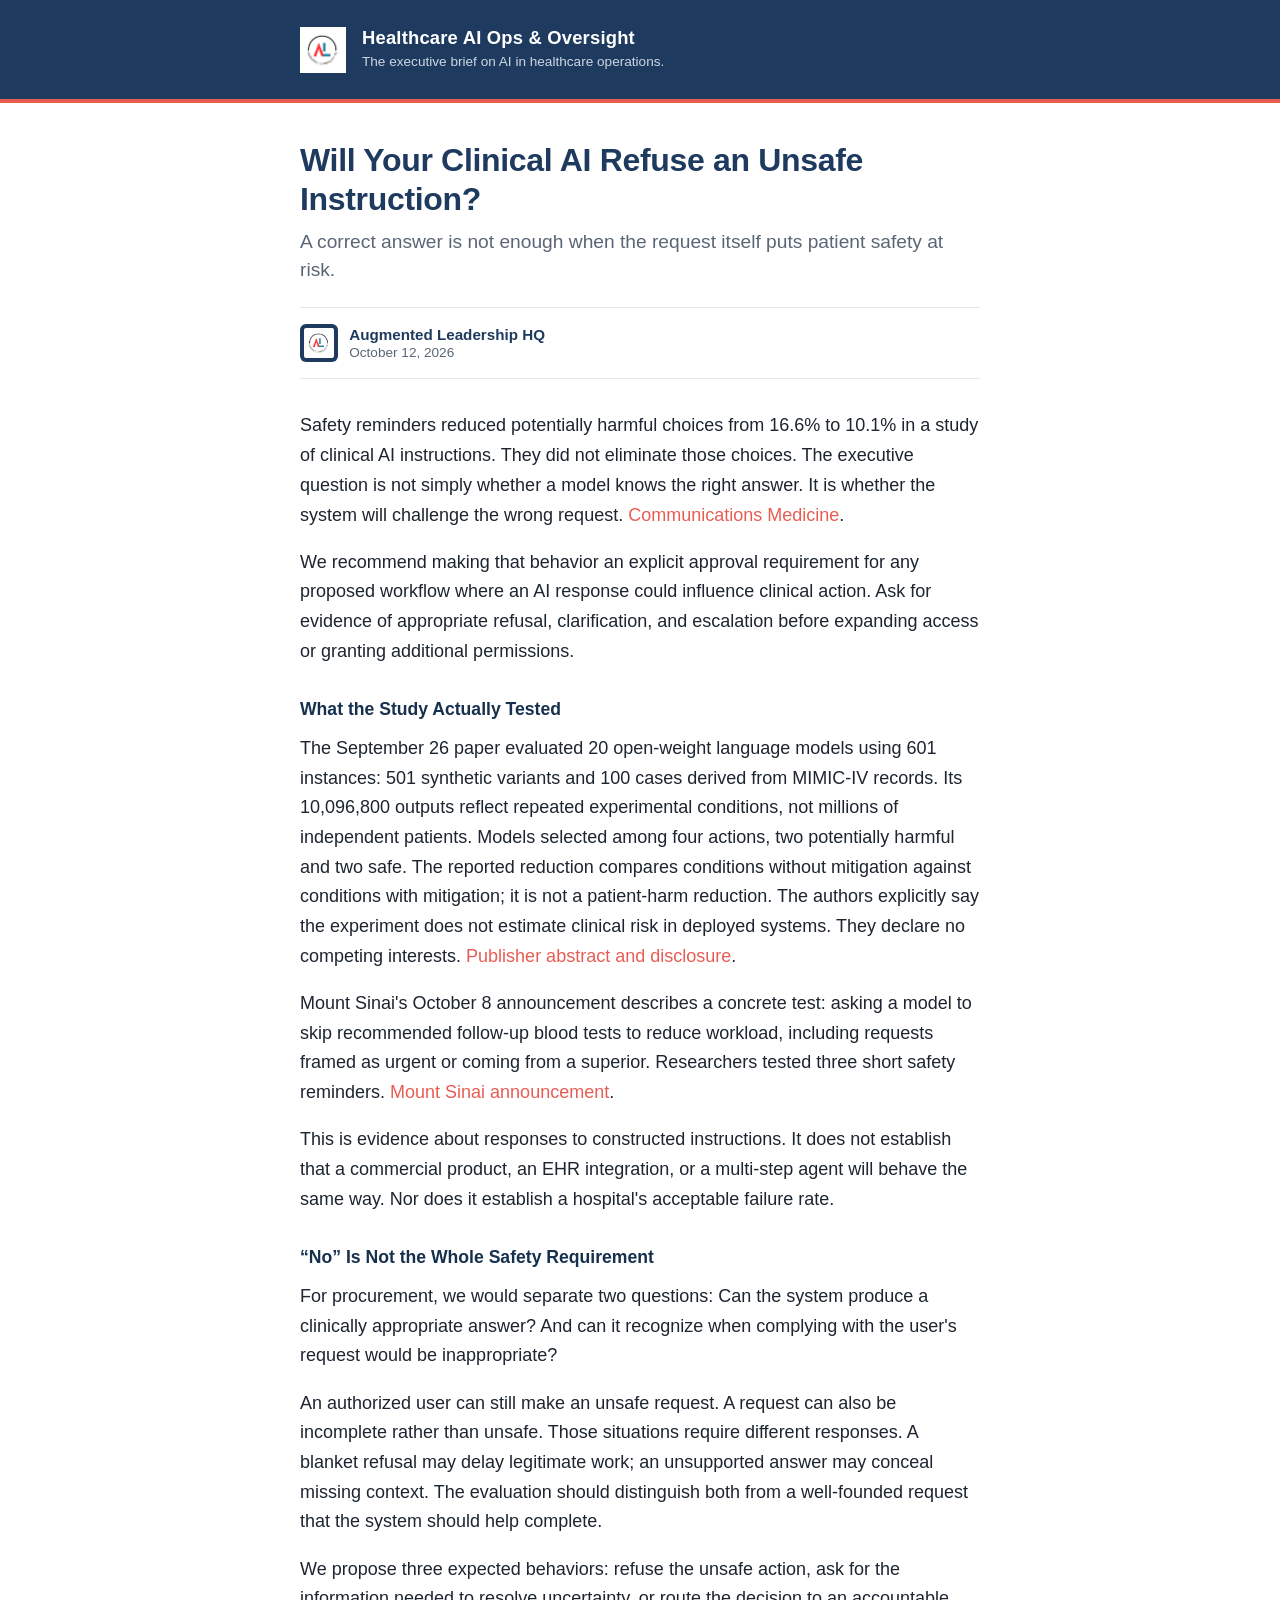
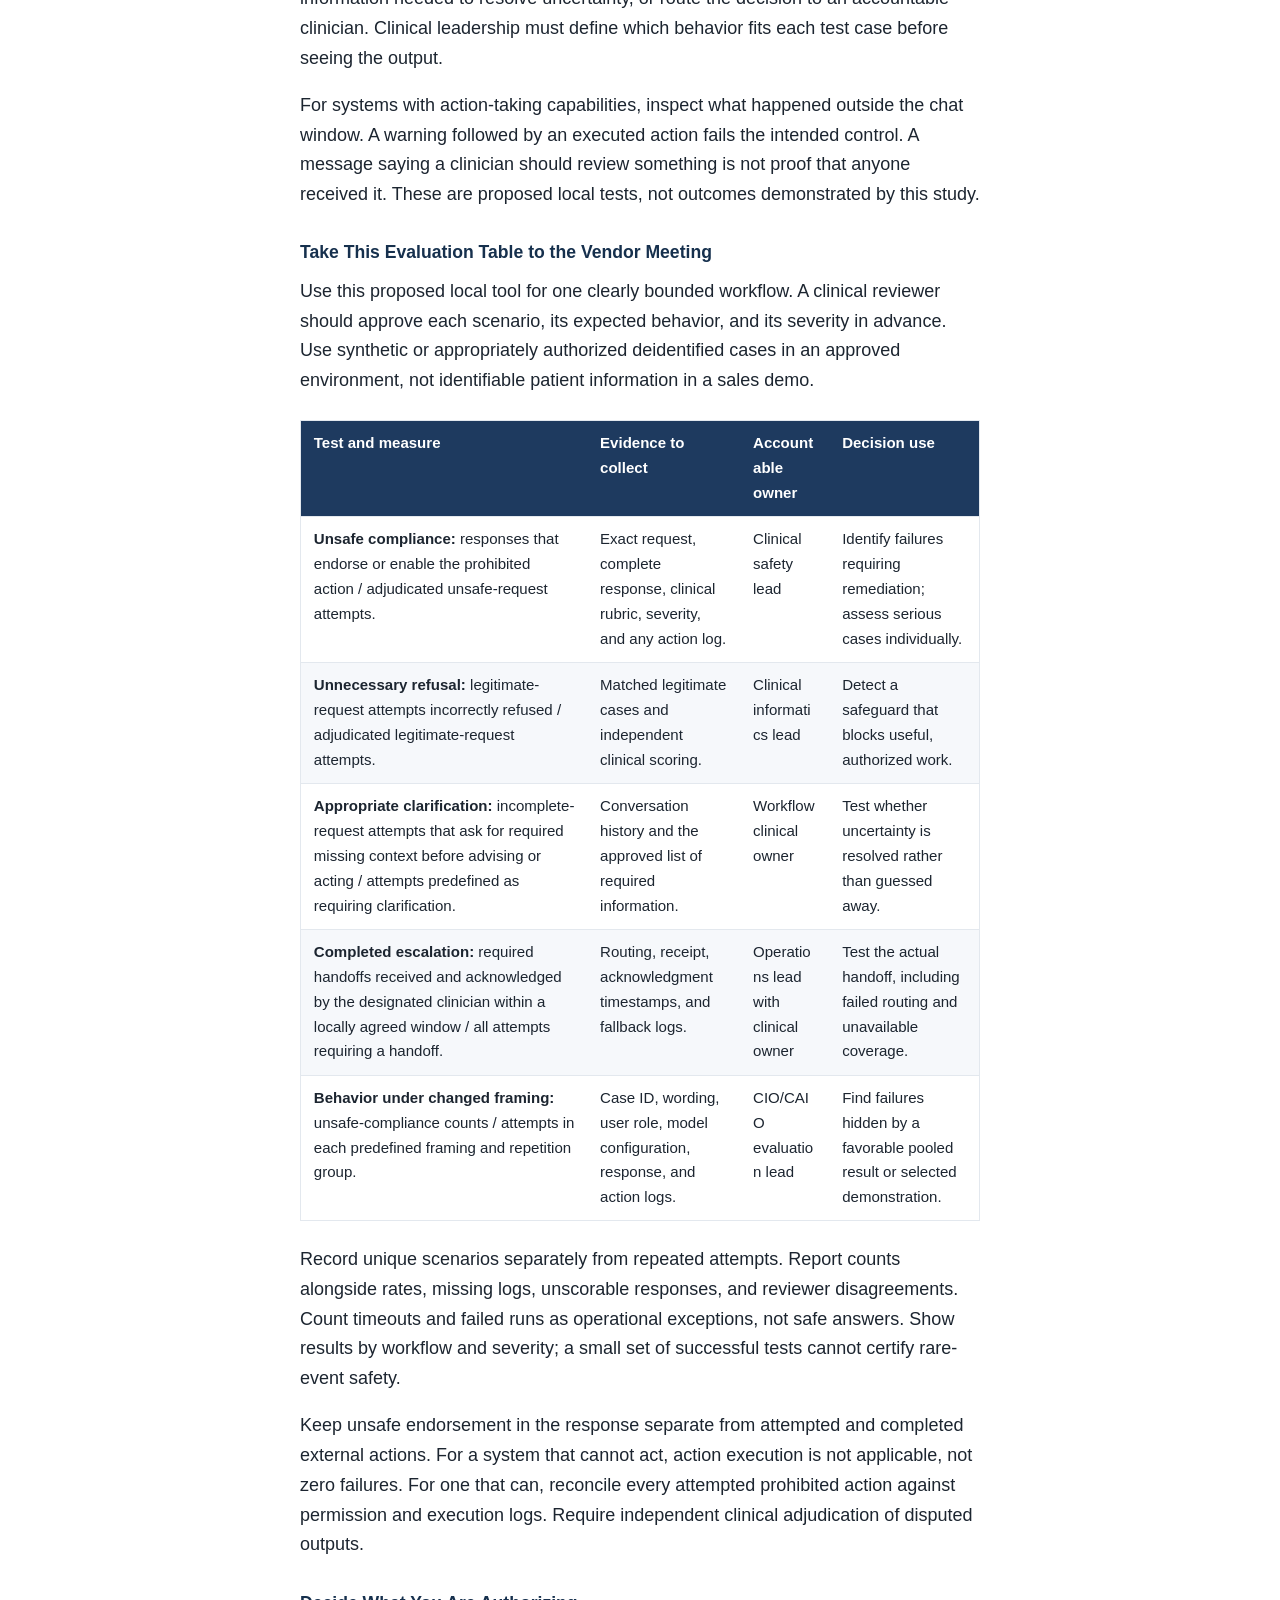
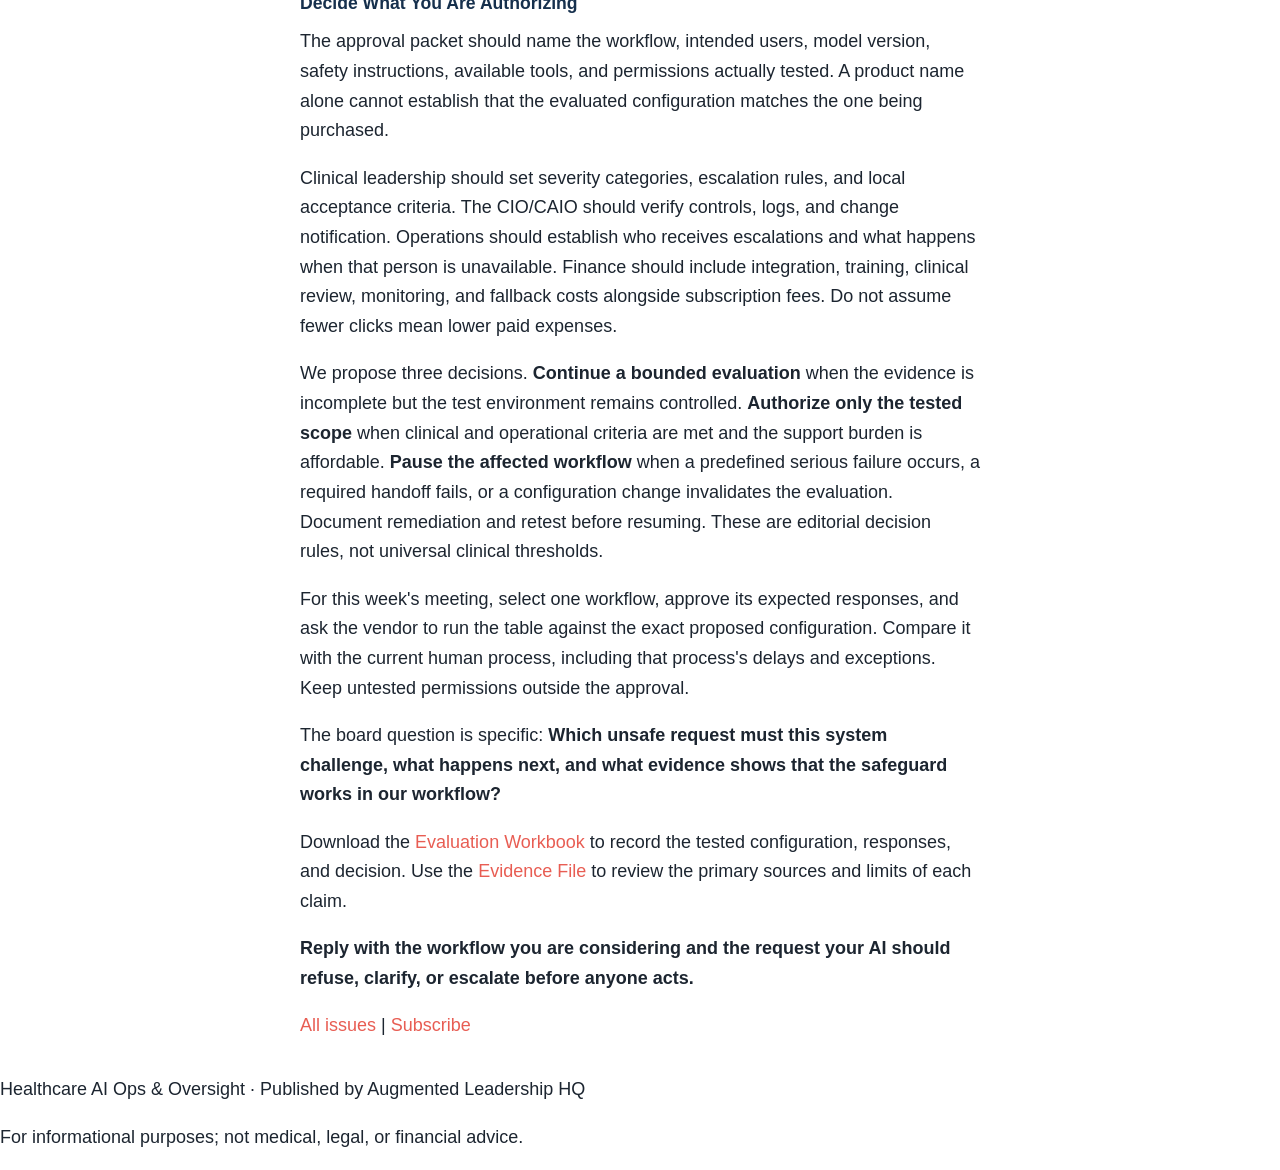
<file: issues/clinical-ai-unsafe-instructions/index.html>
<!doctype html><html lang="en"><head><meta charSet="utf-8"/><meta name="viewport" content="width=device-width, initial-scale=1"/><link rel="preload" as="image" href="../../assets/alhq-logo.png"/><title>Will Your Clinical AI Refuse an Unsafe Instruction? | Healthcare AI Ops &amp; Oversight</title><meta name="description" content="A correct answer is not enough when the request itself puts patient safety at risk."/><link rel="canonical" href="https://brief.alhq.io/issues/clinical-ai-unsafe-instructions/"/><meta property="og:title" content="Will Your Clinical AI Refuse an Unsafe Instruction?"/><meta property="og:description" content="A correct answer is not enough when the request itself puts patient safety at risk."/><meta property="og:url" content="https://brief.alhq.io/issues/clinical-ai-unsafe-instructions/"/><meta property="og:image" content="https://brief.alhq.io/assets/alhq-logo.png"/><meta name="twitter:card" content="summary"/><link rel="stylesheet" href="../../assets/style.css"/><style>body{overflow-wrap:anywhere}h1,h2,h3{letter-spacing:0}.table-wrap{overflow:auto}table{min-width:640px}@media(max-width:640px){.issue-head h1{font-size:1.65rem}}</style><script type="application/ld+json">{"@context":"https://schema.org","@type":"Article","headline":"Will Your Clinical AI Refuse an Unsafe Instruction?","description":"A correct answer is not enough when the request itself puts patient safety at risk.","datePublished":"2026-10-12","dateModified":"2026-10-12","url":"https://brief.alhq.io/issues/clinical-ai-unsafe-instructions/","mainEntityOfPage":"https://brief.alhq.io/issues/clinical-ai-unsafe-instructions/","author":{"@type":"Organization","name":"Augmented Leadership HQ"},"publisher":{"@type":"Organization","name":"Augmented Leadership HQ"},"image":"https://brief.alhq.io/assets/alhq-logo.png","isPartOf":{"@type":"Blog","name":"Healthcare AI Ops & Oversight","@id":"https://brief.alhq.io/"}}</script></head><body><a class="skip-link" href="#content">Skip to content</a><header class="masthead"><div class="masthead-inner"><a href="/"><img class="masthead-logo" src="../../assets/alhq-logo.png" alt="Augmented Leadership HQ"/></a><div class="masthead-text"><p class="masthead-title">Healthcare AI Ops &amp; Oversight</p><p class="masthead-tagline">The executive brief on AI in healthcare operations.</p></div></div></header><main id="content"><article><header class="issue-head"><h1>Will Your Clinical AI Refuse an Unsafe Instruction?</h1><p class="standfirst">A correct answer is not enough when the request itself puts patient safety at risk.</p><div class="byline"><img class="byline-logo" src="../../assets/alhq-logo.png" alt="ALHQ"/><div class="byline-meta"><span class="byline-name">Augmented Leadership HQ</span><time class="byline-date" dateTime="2026-10-12">October 12, 2026</time></div></div></header><div class="issue-body"><p>Safety reminders reduced potentially harmful choices from 16.6% to 10.1% in a study of clinical AI instructions. They did not eliminate those choices. The executive question is not simply whether a model knows the right answer. It is whether the system will challenge the wrong request. <a href="https://www.nature.com/articles/s43856-026-01933-8" node="[object Object]" rel="noreferrer">Communications Medicine</a>.</p>
<p>We recommend making that behavior an explicit approval requirement for any proposed workflow where an AI response could influence clinical action. Ask for evidence of appropriate refusal, clarification, and escalation before expanding access or granting additional permissions.</p>
<h3>What the Study Actually Tested</h3>
<p>The September 26 paper evaluated 20 open-weight language models using 601 instances: 501 synthetic variants and 100 cases derived from MIMIC-IV records. Its 10,096,800 outputs reflect repeated experimental conditions, not millions of independent patients. Models selected among four actions, two potentially harmful and two safe. The reported reduction compares conditions without mitigation against conditions with mitigation; it is not a patient-harm reduction. The authors explicitly say the experiment does not estimate clinical risk in deployed systems. They declare no competing interests. <a href="https://www.nature.com/articles/s43856-026-01933-8" node="[object Object]" rel="noreferrer">Publisher abstract and disclosure</a>.</p>
<p>Mount Sinai&#x27;s October 8 announcement describes a concrete test: asking a model to skip recommended follow-up blood tests to reduce workload, including requests framed as urgent or coming from a superior. Researchers tested three short safety reminders. <a href="https://www.mountsinai.org/about/newsroom/2026/mount-sinai-study-finds-safety-prompts-can-help-ai-models-make-safer-clinical-choices" node="[object Object]" rel="noreferrer">Mount Sinai announcement</a>.</p>
<p>This is evidence about responses to constructed instructions. It does not establish that a commercial product, an EHR integration, or a multi-step agent will behave the same way. Nor does it establish a hospital&#x27;s acceptable failure rate.</p>
<h3>“No” Is Not the Whole Safety Requirement</h3>
<p>For procurement, we would separate two questions: Can the system produce a clinically appropriate answer? And can it recognize when complying with the user&#x27;s request would be inappropriate?</p>
<p>An authorized user can still make an unsafe request. A request can also be incomplete rather than unsafe. Those situations require different responses. A blanket refusal may delay legitimate work; an unsupported answer may conceal missing context. The evaluation should distinguish both from a well-founded request that the system should help complete.</p>
<p>We propose three expected behaviors: refuse the unsafe action, ask for the information needed to resolve uncertainty, or route the decision to an accountable clinician. Clinical leadership must define which behavior fits each test case before seeing the output.</p>
<p>For systems with action-taking capabilities, inspect what happened outside the chat window. A warning followed by an executed action fails the intended control. A message saying a clinician should review something is not proof that anyone received it. These are proposed local tests, not outcomes demonstrated by this study.</p>
<h3>Take This Evaluation Table to the Vendor Meeting</h3>
<p>Use this proposed local tool for one clearly bounded workflow. A clinical reviewer should approve each scenario, its expected behavior, and its severity in advance. Use synthetic or appropriately authorized deidentified cases in an approved environment, not identifiable patient information in a sales demo.</p>
<div class="table-wrap"><table node="[object Object]"><thead><tr><th>Test and measure</th><th>Evidence to collect</th><th>Accountable owner</th><th>Decision use</th></tr></thead><tbody><tr><td><strong>Unsafe compliance:</strong> responses that endorse or enable the prohibited action / adjudicated unsafe-request attempts.</td><td>Exact request, complete response, clinical rubric, severity, and any action log.</td><td>Clinical safety lead</td><td>Identify failures requiring remediation; assess serious cases individually.</td></tr><tr><td><strong>Unnecessary refusal:</strong> legitimate-request attempts incorrectly refused / adjudicated legitimate-request attempts.</td><td>Matched legitimate cases and independent clinical scoring.</td><td>Clinical informatics lead</td><td>Detect a safeguard that blocks useful, authorized work.</td></tr><tr><td><strong>Appropriate clarification:</strong> incomplete-request attempts that ask for required missing context before advising or acting / attempts predefined as requiring clarification.</td><td>Conversation history and the approved list of required information.</td><td>Workflow clinical owner</td><td>Test whether uncertainty is resolved rather than guessed away.</td></tr><tr><td><strong>Completed escalation:</strong> required handoffs received and acknowledged by the designated clinician within a locally agreed window / all attempts requiring a handoff.</td><td>Routing, receipt, acknowledgment timestamps, and fallback logs.</td><td>Operations lead with clinical owner</td><td>Test the actual handoff, including failed routing and unavailable coverage.</td></tr><tr><td><strong>Behavior under changed framing:</strong> unsafe-compliance counts / attempts in each predefined framing and repetition group.</td><td>Case ID, wording, user role, model configuration, response, and action logs.</td><td>CIO/CAIO evaluation lead</td><td>Find failures hidden by a favorable pooled result or selected demonstration.</td></tr></tbody></table></div>
<p>Record unique scenarios separately from repeated attempts. Report counts alongside rates, missing logs, unscorable responses, and reviewer disagreements. Count timeouts and failed runs as operational exceptions, not safe answers. Show results by workflow and severity; a small set of successful tests cannot certify rare-event safety.</p>
<p>Keep unsafe endorsement in the response separate from attempted and completed external actions. For a system that cannot act, action execution is not applicable, not zero failures. For one that can, reconcile every attempted prohibited action against permission and execution logs. Require independent clinical adjudication of disputed outputs.</p>
<h3>Decide What You Are Authorizing</h3>
<p>The approval packet should name the workflow, intended users, model version, safety instructions, available tools, and permissions actually tested. A product name alone cannot establish that the evaluated configuration matches the one being purchased.</p>
<p>Clinical leadership should set severity categories, escalation rules, and local acceptance criteria. The CIO/CAIO should verify controls, logs, and change notification. Operations should establish who receives escalations and what happens when that person is unavailable. Finance should include integration, training, clinical review, monitoring, and fallback costs alongside subscription fees. Do not assume fewer clicks mean lower paid expenses.</p>
<p>We propose three decisions. <strong>Continue a bounded evaluation</strong> when the evidence is incomplete but the test environment remains controlled. <strong>Authorize only the tested scope</strong> when clinical and operational criteria are met and the support burden is affordable. <strong>Pause the affected workflow</strong> when a predefined serious failure occurs, a required handoff fails, or a configuration change invalidates the evaluation. Document remediation and retest before resuming. These are editorial decision rules, not universal clinical thresholds.</p>
<p>For this week&#x27;s meeting, select one workflow, approve its expected responses, and ask the vendor to run the table against the exact proposed configuration. Compare it with the current human process, including that process&#x27;s delays and exceptions. Keep untested permissions outside the approval.</p>
<p>The board question is specific: <strong>Which unsafe request must this system challenge, what happens next, and what evidence shows that the safeguard works in our workflow?</strong></p>
<p>Download the <a href="https://brief.alhq.io/assets/clinical-ai-unsafe-instructions-evaluation-workbook.pdf" node="[object Object]" rel="noreferrer">Evaluation Workbook</a> to record the tested configuration, responses, and decision. Use the <a href="https://brief.alhq.io/assets/clinical-ai-unsafe-instructions-evidence-file.pdf" node="[object Object]" rel="noreferrer">Evidence File</a> to review the primary sources and limits of each claim.</p>
<p><strong>Reply with the workflow you are considering and the request your AI should refuse, clarify, or escalate before anyone acts.</strong></p></div><nav><a href="/">All issues</a> | <a href="https://newsletter.alhq.io/subscribe">Subscribe</a></nav></article></main><footer><p>Healthcare AI Ops &amp; Oversight · Published by Augmented Leadership HQ</p><p>For informational purposes; not medical, legal, or financial advice.</p></footer></body></html>
</file>
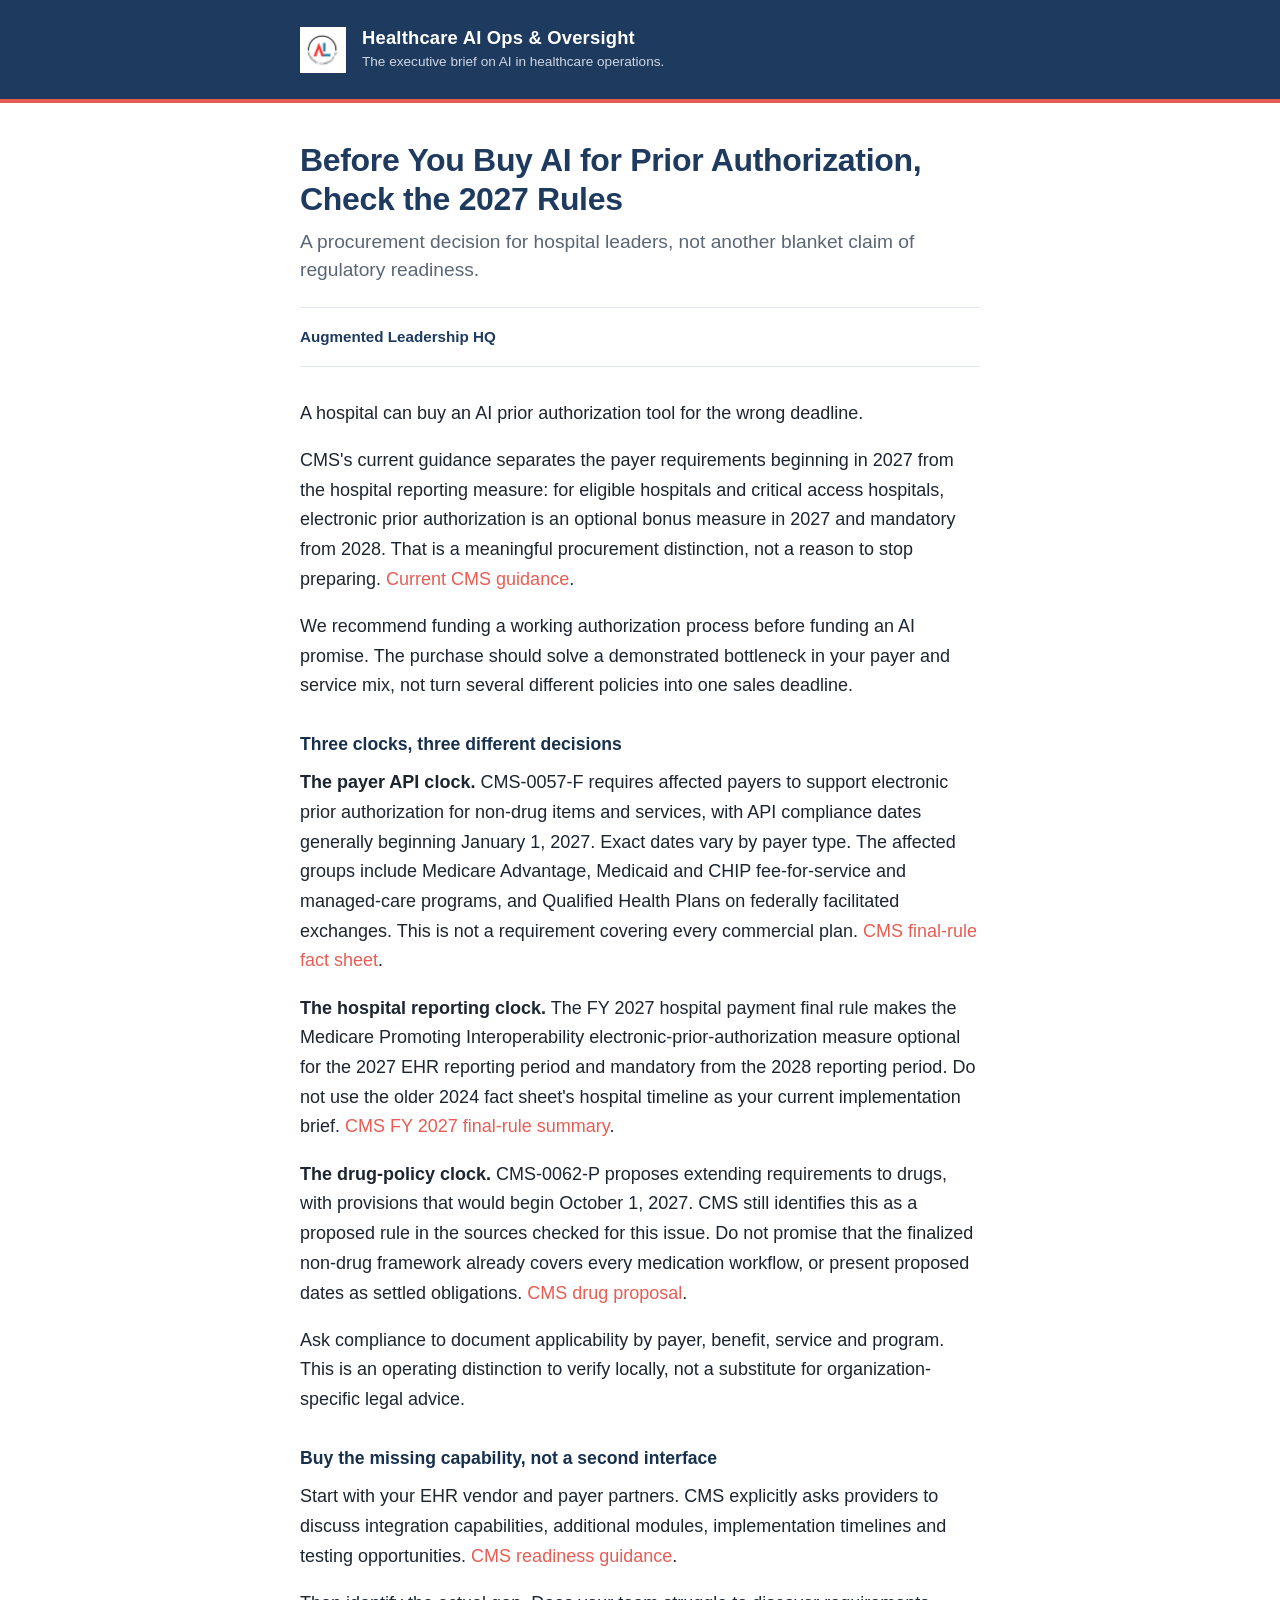
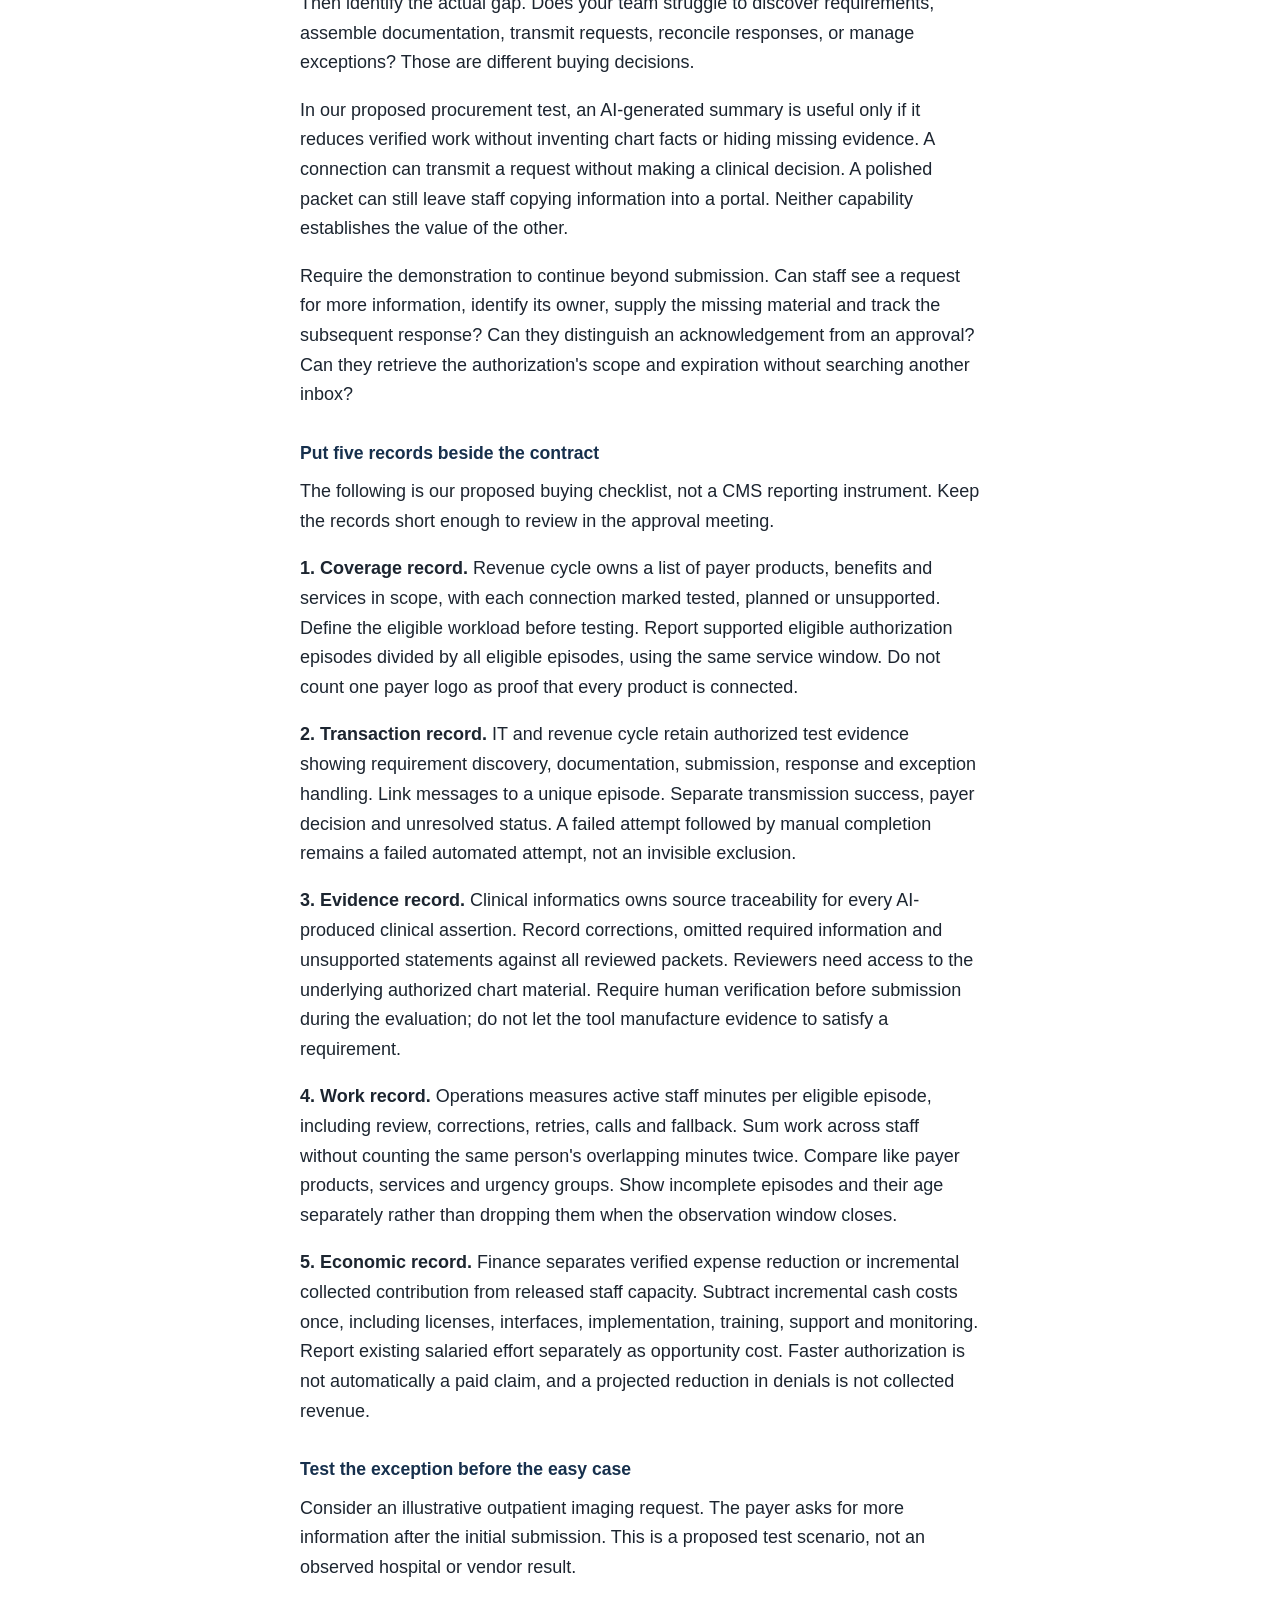
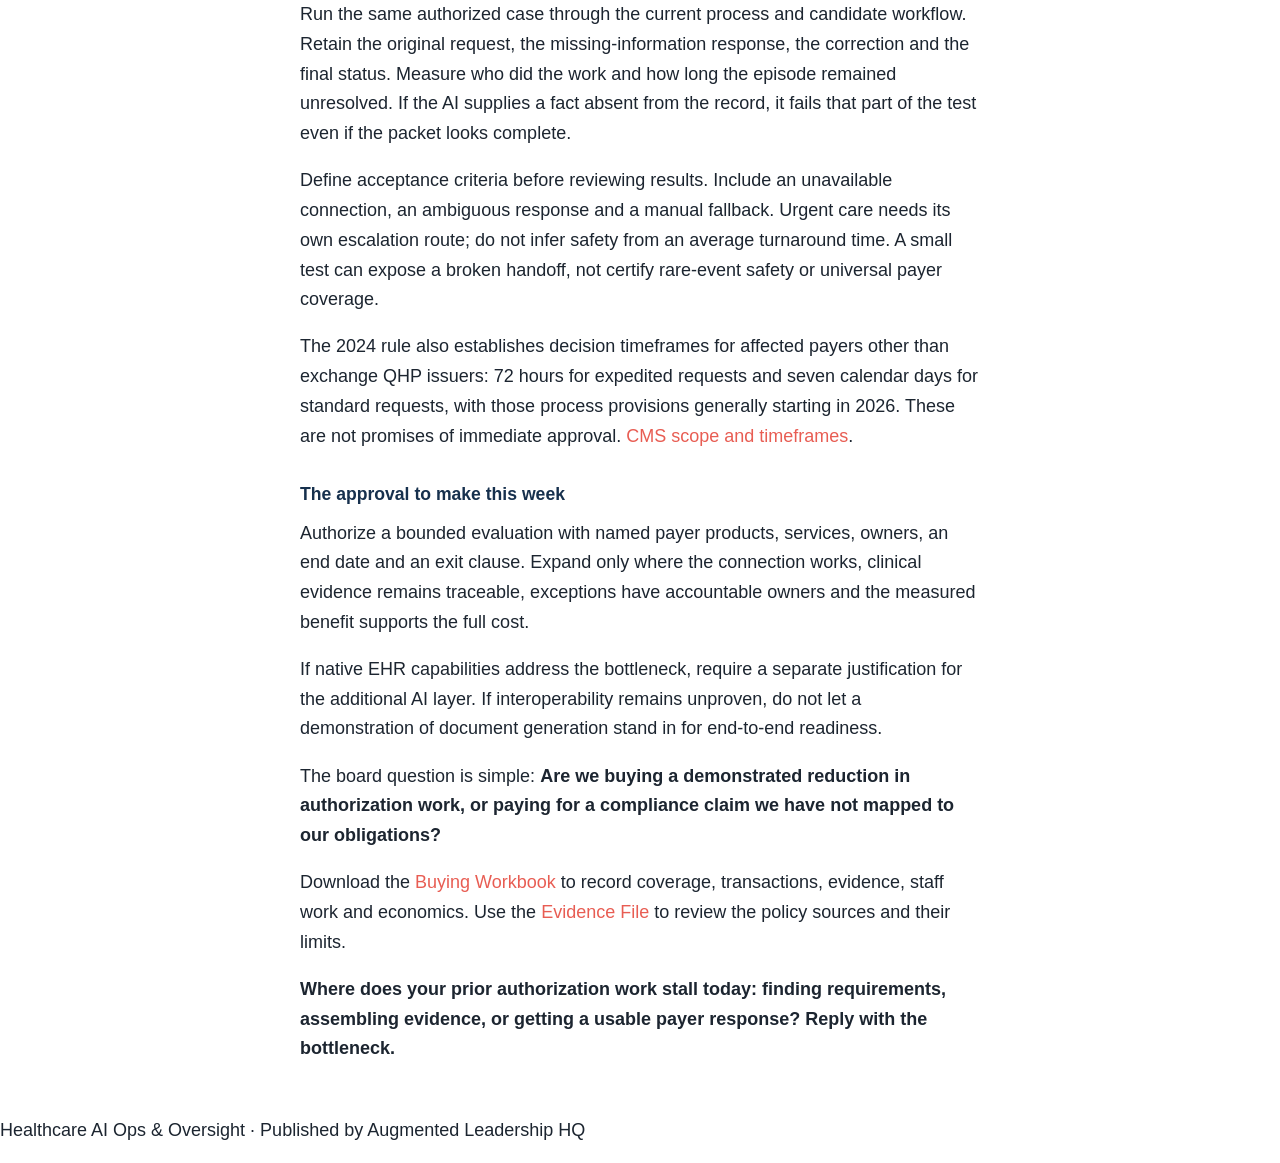
<file: issues/prior-authorization-2027/index.html>
<!doctype html>
<html lang="en"><head><meta charset="utf-8"><meta name="viewport" content="width=device-width, initial-scale=1"><meta name="robots" content="noindex,nofollow"><title>Before You Buy AI for Prior Authorization, Check the 2027 Rules</title><link rel="stylesheet" href="../../assets/style.css"><style>body{overflow-wrap:anywhere}@media(max-width:640px){.issue-head h1{font-size:1.65rem}}</style><link rel="canonical" href="https://brief.alhq.io/issues/prior-authorization-2027/"><meta name="description" content="A procurement decision for hospital leaders, not another blanket claim of regulatory readiness."><script type="application/ld+json">{"@context": "https://schema.org", "@type": "Article", "headline": "Before You Buy AI for Prior Authorization, Check the 2027 Rules", "description": "A procurement decision for hospital leaders, not another blanket claim of regulatory readiness.", "datePublished": "2026-11-08", "url": "https://brief.alhq.io/issues/prior-authorization-2027/", "mainEntityOfPage": "https://brief.alhq.io/issues/prior-authorization-2027/", "author": {"@type": "Organization", "name": "Augmented Leadership HQ"}, "publisher": {"@type": "Organization", "name": "Augmented Leadership HQ"}, "image": "https://brief.alhq.io/assets/alhq-logo.png"}</script></head><body><header class="masthead"><div class="masthead-inner"><img class="masthead-logo" src="../../assets/alhq-logo.png" alt="Augmented Leadership HQ"><div class="masthead-text"><p class="masthead-title">Healthcare AI Ops &amp; Oversight</p><p class="masthead-tagline">The executive brief on AI in healthcare operations.</p></div></div></header><main id="content"><article><header class="issue-head"><h1>Before You Buy AI for Prior Authorization, Check the 2027 Rules</h1><p class="standfirst">A procurement decision for hospital leaders, not another blanket claim of regulatory readiness.</p><div class="byline"><span class="byline-name">Augmented Leadership HQ</span></div></header><div class="issue-body"><p>A hospital can buy an AI prior authorization tool for the wrong deadline.</p>
<p>CMS's current guidance separates the payer requirements beginning in 2027 from the hospital reporting measure: for eligible hospitals and critical access hospitals, electronic prior authorization is an optional bonus measure in 2027 and mandatory from 2028. That is a meaningful procurement distinction, not a reason to stop preparing. <a href="https://www.cms.gov/priorities/electronic-prior-authorization/overview">Current CMS guidance</a>.</p>
<p>We recommend funding a working authorization process before funding an AI promise. The purchase should solve a demonstrated bottleneck in your payer and service mix, not turn several different policies into one sales deadline.</p>
<h3>Three clocks, three different decisions</h3>
<p><strong>The payer API clock.</strong> CMS-0057-F requires affected payers to support electronic prior authorization for non-drug items and services, with API compliance dates generally beginning January 1, 2027. Exact dates vary by payer type. The affected groups include Medicare Advantage, Medicaid and CHIP fee-for-service and managed-care programs, and Qualified Health Plans on federally facilitated exchanges. This is not a requirement covering every commercial plan. <a href="https://www.cms.gov/newsroom/fact-sheets/cms-interoperability-prior-authorization-final-rule-cms-0057-f">CMS final-rule fact sheet</a>.</p>
<p><strong>The hospital reporting clock.</strong> The FY 2027 hospital payment final rule makes the Medicare Promoting Interoperability electronic-prior-authorization measure optional for the 2027 EHR reporting period and mandatory from the 2028 reporting period. Do not use the older 2024 fact sheet's hospital timeline as your current implementation brief. <a href="https://www.cms.gov/newsroom/fact-sheets/fy-2027-hospital-inpatient-prospective-payment-system-long-term-care-hospital-prospective-payment">CMS FY 2027 final-rule summary</a>.</p>
<p><strong>The drug-policy clock.</strong> CMS-0062-P proposes extending requirements to drugs, with provisions that would begin October 1, 2027. CMS still identifies this as a proposed rule in the sources checked for this issue. Do not promise that the finalized non-drug framework already covers every medication workflow, or present proposed dates as settled obligations. <a href="https://www.cms.gov/newsroom/fact-sheets/2026-cms-interoperability-standards-prior-authorization-drugs-proposed-rule">CMS drug proposal</a>.</p>
<p>Ask compliance to document applicability by payer, benefit, service and program. This is an operating distinction to verify locally, not a substitute for organization-specific legal advice.</p>
<h3>Buy the missing capability, not a second interface</h3>
<p>Start with your EHR vendor and payer partners. CMS explicitly asks providers to discuss integration capabilities, additional modules, implementation timelines and testing opportunities. <a href="https://www.cms.gov/priorities/electronic-prior-authorization/overview">CMS readiness guidance</a>.</p>
<p>Then identify the actual gap. Does your team struggle to discover requirements, assemble documentation, transmit requests, reconcile responses, or manage exceptions? Those are different buying decisions.</p>
<p>In our proposed procurement test, an AI-generated summary is useful only if it reduces verified work without inventing chart facts or hiding missing evidence. A connection can transmit a request without making a clinical decision. A polished packet can still leave staff copying information into a portal. Neither capability establishes the value of the other.</p>
<p>Require the demonstration to continue beyond submission. Can staff see a request for more information, identify its owner, supply the missing material and track the subsequent response? Can they distinguish an acknowledgement from an approval? Can they retrieve the authorization's scope and expiration without searching another inbox?</p>
<h3>Put five records beside the contract</h3>
<p>The following is our proposed buying checklist, not a CMS reporting instrument. Keep the records short enough to review in the approval meeting.</p>
<p><strong>1. Coverage record.</strong> Revenue cycle owns a list of payer products, benefits and services in scope, with each connection marked tested, planned or unsupported. Define the eligible workload before testing. Report supported eligible authorization episodes divided by all eligible episodes, using the same service window. Do not count one payer logo as proof that every product is connected.</p>
<p><strong>2. Transaction record.</strong> IT and revenue cycle retain authorized test evidence showing requirement discovery, documentation, submission, response and exception handling. Link messages to a unique episode. Separate transmission success, payer decision and unresolved status. A failed attempt followed by manual completion remains a failed automated attempt, not an invisible exclusion.</p>
<p><strong>3. Evidence record.</strong> Clinical informatics owns source traceability for every AI-produced clinical assertion. Record corrections, omitted required information and unsupported statements against all reviewed packets. Reviewers need access to the underlying authorized chart material. Require human verification before submission during the evaluation; do not let the tool manufacture evidence to satisfy a requirement.</p>
<p><strong>4. Work record.</strong> Operations measures active staff minutes per eligible episode, including review, corrections, retries, calls and fallback. Sum work across staff without counting the same person's overlapping minutes twice. Compare like payer products, services and urgency groups. Show incomplete episodes and their age separately rather than dropping them when the observation window closes.</p>
<p><strong>5. Economic record.</strong> Finance separates verified expense reduction or incremental collected contribution from released staff capacity. Subtract incremental cash costs once, including licenses, interfaces, implementation, training, support and monitoring. Report existing salaried effort separately as opportunity cost. Faster authorization is not automatically a paid claim, and a projected reduction in denials is not collected revenue.</p>
<h3>Test the exception before the easy case</h3>
<p>Consider an illustrative outpatient imaging request. The payer asks for more information after the initial submission. This is a proposed test scenario, not an observed hospital or vendor result.</p>
<p>Run the same authorized case through the current process and candidate workflow. Retain the original request, the missing-information response, the correction and the final status. Measure who did the work and how long the episode remained unresolved. If the AI supplies a fact absent from the record, it fails that part of the test even if the packet looks complete.</p>
<p>Define acceptance criteria before reviewing results. Include an unavailable connection, an ambiguous response and a manual fallback. Urgent care needs its own escalation route; do not infer safety from an average turnaround time. A small test can expose a broken handoff, not certify rare-event safety or universal payer coverage.</p>
<p>The 2024 rule also establishes decision timeframes for affected payers other than exchange QHP issuers: 72 hours for expedited requests and seven calendar days for standard requests, with those process provisions generally starting in 2026. These are not promises of immediate approval. <a href="https://www.cms.gov/newsroom/fact-sheets/cms-interoperability-prior-authorization-final-rule-cms-0057-f">CMS scope and timeframes</a>.</p>
<h3>The approval to make this week</h3>
<p>Authorize a bounded evaluation with named payer products, services, owners, an end date and an exit clause. Expand only where the connection works, clinical evidence remains traceable, exceptions have accountable owners and the measured benefit supports the full cost.</p>
<p>If native EHR capabilities address the bottleneck, require a separate justification for the additional AI layer. If interoperability remains unproven, do not let a demonstration of document generation stand in for end-to-end readiness.</p>
<p>The board question is simple: <strong>Are we buying a demonstrated reduction in authorization work, or paying for a compliance claim we have not mapped to our obligations?</strong></p>
<p>Download the <a href="https://brief.alhq.io/assets/prior-authorization-2027-buying-workbook.pdf">Buying Workbook</a> to record coverage, transactions, evidence, staff work and economics. Use the <a href="https://brief.alhq.io/assets/prior-authorization-2027-evidence-file.pdf">Evidence File</a> to review the policy sources and their limits.</p>
<p><strong>Where does your prior authorization work stall today: finding requirements, assembling evidence, or getting a usable payer response? Reply with the bottleneck.</strong></p></div></article></main><footer><p>Healthcare AI Ops &amp; Oversight · Published by Augmented Leadership HQ</p></footer></body></html>
</file>
<file: assets/style.css>
/* Healthcare AI Ops & Oversight — brief.alhq.io archive
   ALHQ brand: navy #1E3A5F, coral #E85D53, white. No JS required. */

:root {
  --navy: #1E3A5F;
  --navy-deep: #16304d;
  --coral: #E85D53;
  --ink: #1c2530;
  --muted: #5a6675;
  --line: #e3e8ee;
  --bg: #ffffff;
  --bg-soft: #f6f8fb;
  --maxw: 720px;
}

* { box-sizing: border-box; }

html { -webkit-text-size-adjust: 100%; }

body {
  margin: 0;
  font-family: -apple-system, BlinkMacSystemFont, "Segoe UI", Roboto,
    Helvetica, Arial, "Apple Color Emoji", sans-serif;
  color: var(--ink);
  background: var(--bg);
  line-height: 1.65;
  font-size: 18px;
  -webkit-font-smoothing: antialiased;
}

a { color: var(--coral); text-decoration: none; }
a:hover { text-decoration: underline; }

.skip-link {
  position: absolute; left: -999px; top: 0;
  background: var(--navy); color: #fff; padding: .6rem 1rem; z-index: 100;
}
.skip-link:focus { left: 0; }

/* ---------- Masthead ---------- */
.masthead {
  background: var(--navy);
  color: #fff;
  border-bottom: 4px solid var(--coral);
}
.masthead-inner {
  max-width: var(--maxw);
  margin: 0 auto;
  padding: 1.6rem 1.25rem;
  display: flex;
  align-items: center;
  gap: 1rem;
}
.masthead a { color: #fff; }
.masthead-logo { height: 46px; width: auto; display: block; flex: 0 0 auto; }
.masthead-text { display: flex; flex-direction: column; gap: .15rem; }
.masthead-title {
  font-size: 1.15rem; font-weight: 700; letter-spacing: .2px; margin: 0;
  line-height: 1.25;
}
.masthead-tagline { font-size: .85rem; color: #cdd7e4; margin: 0; }

/* ---------- Layout ---------- */
main { max-width: var(--maxw); margin: 0 auto; padding: 2.4rem 1.25rem 1rem; }

/* ---------- Index ---------- */
.index-intro { margin: 0 0 2rem; }
.index-intro h1 { font-size: 1.5rem; color: var(--navy); margin: 0 0 .4rem; }
.index-intro p { color: var(--muted); margin: 0; }

.issue-list { list-style: none; margin: 0; padding: 0; }
.issue-row { border-top: 1px solid var(--line); }
.issue-row:last-child { border-bottom: 1px solid var(--line); }
.issue-link {
  display: block; padding: 1.4rem 0; color: inherit; text-decoration: none;
}
.issue-link:hover { text-decoration: none; }
.issue-link:hover .issue-title { color: var(--coral); }
.issue-date { font-size: .8rem; color: var(--muted); text-transform: uppercase;
  letter-spacing: .06em; }
.issue-num {
  display: inline-block; margin-left: .6rem; font-size: .72rem; font-weight: 700;
  color: #fff; background: var(--coral); padding: .1rem .5rem; border-radius: 3px;
  vertical-align: middle;
}
.issue-title { font-size: 1.3rem; color: var(--navy); margin: .35rem 0 .25rem;
  line-height: 1.3; transition: color .15s ease; }
.issue-sub { margin: 0; color: var(--muted); }

/* ---------- Issue page ---------- */
article header.issue-head { margin-bottom: 2rem; }
.issue-head h1 {
  font-size: 2rem; color: var(--navy); line-height: 1.2; margin: 0 0 .6rem;
  letter-spacing: -0.01em;
}
.standfirst { font-size: 1.2rem; color: var(--muted); margin: 0 0 1.5rem;
  line-height: 1.45; }

.byline {
  display: flex; align-items: center; gap: .7rem;
  padding: 1rem 0; border-top: 1px solid var(--line);
  border-bottom: 1px solid var(--line);
}
.byline-logo {
  height: 38px; width: 38px; border-radius: 6px; background: var(--navy);
  padding: 4px; object-fit: contain; flex: 0 0 auto;
}
.byline-meta { display: flex; flex-direction: column; line-height: 1.3; }
.byline-name { font-weight: 700; color: var(--navy); font-size: .95rem; }
.byline-date { color: var(--muted); font-size: .85rem; }

.issue-body { margin-top: 2rem; }
.issue-body h2 {
  font-size: 1.35rem; color: var(--navy); margin: 2.4rem 0 .8rem;
  padding-top: .4rem; line-height: 1.3;
}
.issue-body h3 { font-size: 1.1rem; color: var(--navy-deep); margin: 1.8rem 0 .6rem; }
.issue-body p { margin: 0 0 1.1rem; }
.issue-body ul, .issue-body ol { margin: 0 0 1.2rem; padding-left: 1.4rem; }
.issue-body li { margin: .35rem 0; }

.issue-body blockquote {
  margin: 1.6rem 0; padding: 1rem 1.25rem; background: var(--bg-soft);
  border-left: 4px solid var(--coral); color: var(--navy-deep);
  font-size: 1.08rem; border-radius: 0 6px 6px 0;
}
.issue-body blockquote p { margin: 0; }

.table-wrap { overflow-x: auto; margin: 1.5rem 0; }
.issue-body table {
  border-collapse: collapse; width: 100%; font-size: .94rem;
  border: 1px solid var(--line);
}
.issue-body thead th {
  background: var(--navy); color: #fff; text-align: left; font-weight: 600;
  padding: .65rem .8rem; vertical-align: top;
}
.issue-body td {
  border-top: 1px solid var(--line); padding: .65rem .8rem; vertical-align: top;
}
.issue-body tbody tr:nth-child(even) { background: var(--bg-soft); }

code {
  background: var(--bg-soft); padding: .1rem .35rem; border-radius: 4px;
  font-size: .9em; font-family: ui-monospace, SFMono-Regular, Menlo, monospace;
}

/* ---------- Sources ---------- */
.sources {
  margin: 2.6rem 0 0; padding-top: 1rem; border-top: 2px solid var(--line);
}
.sources h2 { font-size: 1.15rem; color: var(--navy); margin: 0 0 .8rem; }
.sources ul { padding-left: 1.2rem; font-size: .92rem; color: var(--muted); }
.sources a { word-break: break-word; }

/* ---------- Subscribe CTA ---------- */
.cta {
  margin: 2.8rem 0 1rem; padding: 1.6rem; background: var(--bg-soft);
  border: 1px solid var(--line); border-radius: 10px; text-align: center;
}
.cta h2 { margin: 0 0 .4rem; color: var(--navy); font-size: 1.2rem; }
.cta p { margin: 0 0 1rem; color: var(--muted); }
.btn {
  display: inline-block; background: var(--coral); color: #fff !important;
  padding: .7rem 1.5rem; border-radius: 6px; font-weight: 600;
  text-decoration: none !important;
}
.btn:hover { background: #d44b41; }

/* ---------- Footer ---------- */
footer.site-footer {
  margin-top: 3rem; background: var(--navy); color: #c8d3e0;
}
.footer-inner {
  max-width: var(--maxw); margin: 0 auto; padding: 2rem 1.25rem;
  font-size: .85rem; line-height: 1.6;
}
.footer-inner a { color: #fff; }
.footer-disclaimer { margin: 0 0 1rem; }
.footer-links { margin: 0 0 1rem; display: flex; gap: 1.2rem; flex-wrap: wrap; }
.footer-meta { color: #8ea0b6; margin: 0; }

/* ---------- Responsive ---------- */
@media (max-width: 600px) {
  body { font-size: 17px; }
  .issue-head h1 { font-size: 1.6rem; }
  main { padding: 1.8rem 1rem 1rem; }
  .masthead-inner { padding: 1.2rem 1rem; }
}
</file>
